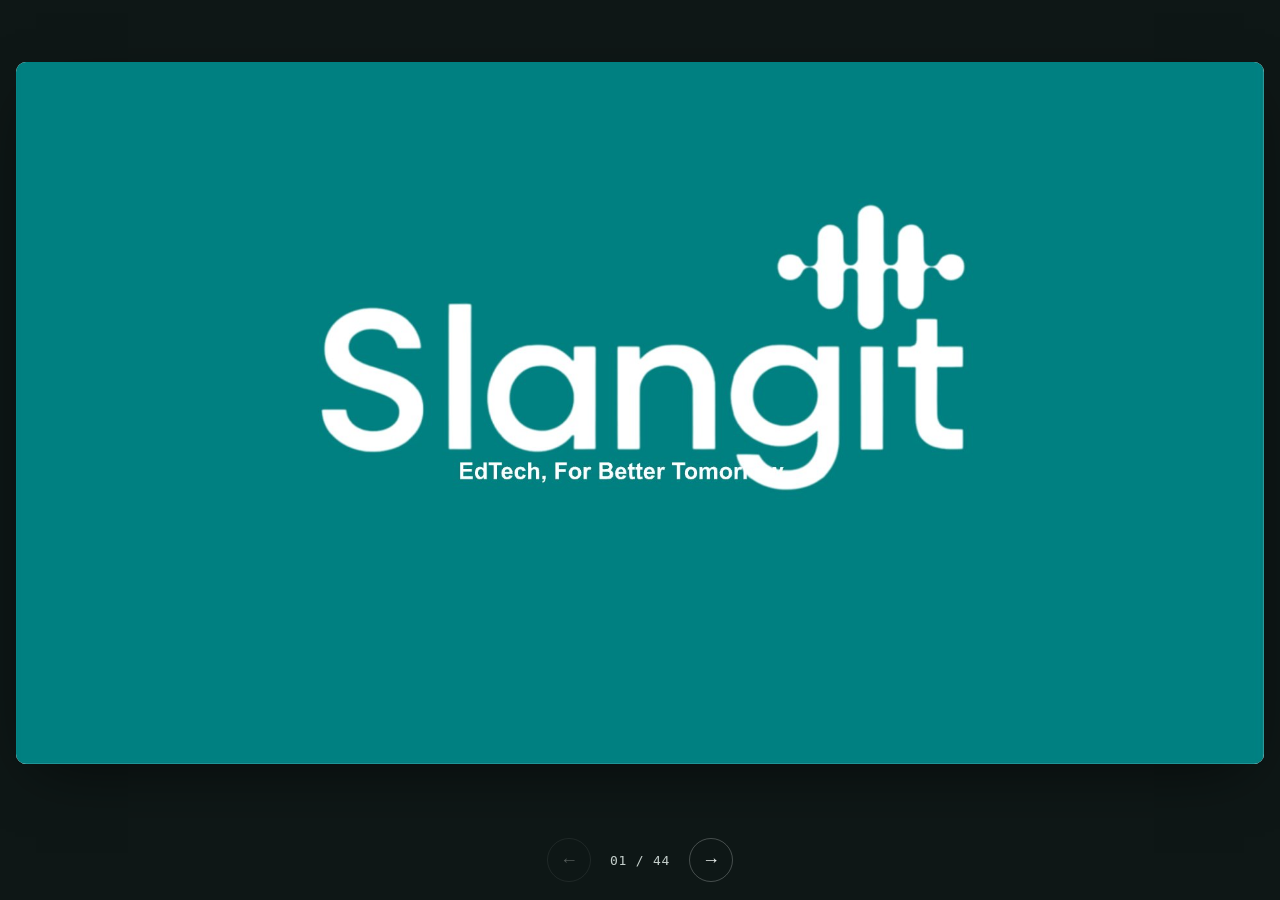
<file: samples/deck-02.html>
<!doctype html>
<html lang="en">
<head>
<meta charset="utf-8">
<meta name="viewport" content="width=device-width, initial-scale=1">
<title>Ideation & Identifying a Problem · Grade 12 deck</title>
<style>
  *{box-sizing:border-box;margin:0}
  html,body{height:100%;background:#0E1716;color:#EEF3F1;font-family:system-ui,sans-serif}
  body{display:flex;flex-direction:column}
  .stage{flex:1;display:grid;place-items:center;padding:16px;min-height:0}
  .slide{width:min(100%,calc((100vh - 96px) * 16 / 9));aspect-ratio:720/405;background:#fff;border-radius:10px;overflow:hidden;box-shadow:0 20px 60px -20px rgba(0,0,0,.6)}
  .slide img{width:100%;height:100%;display:block}
  .bar{display:flex;align-items:center;justify-content:center;gap:14px;padding:12px 16px 18px;font:13px/1 ui-monospace,monospace;letter-spacing:.06em}
  button{width:44px;height:44px;border-radius:50%;border:1px solid rgba(238,243,241,.25);background:none;color:inherit;font-size:18px;cursor:pointer}
  button:disabled{opacity:.3;cursor:default}
  .count{min-width:70px;text-align:center;color:#C3CECA}
</style>
</head>
<body>
<div class="stage"><div class="slide"><img id="s" alt="Slide"></div></div>
<div class="bar"><button id="prev" aria-label="Previous slide">←</button><span class="count" id="n"></span><button id="next" aria-label="Next slide">→</button></div>
<script>
  // 44-slide Grade 12 deck, rendered from the original slides. Arrow keys, Home and End work too.
  const TOTAL = 44, obj = document.getElementById("s"), n = document.getElementById("n");
  let i = 1;
  const pad = (k) => String(k).padStart(2, "0");
  function show(k) {
    i = Math.min(TOTAL, Math.max(1, k));
    obj.src = `media/deck-02/${pad(i)}.jpg`; obj.alt = `Slide ${i} of ${TOTAL}`;
    n.textContent = `${pad(i)} / ${TOTAL}`;
    document.getElementById("prev").disabled = i === 1;
    document.getElementById("next").disabled = i === TOTAL;
    if (i < TOTAL) { const pre = new Image(); pre.src = `media/deck-02/${pad(i + 1)}.jpg`; }
  }
  document.getElementById("prev").onclick = () => show(i - 1);
  document.getElementById("next").onclick = () => show(i + 1);
  addEventListener("keydown", (e) => {
    if (e.key === "ArrowRight" || e.key === "PageDown") show(i + 1);
    if (e.key === "ArrowLeft" || e.key === "PageUp") show(i - 1);
    if (e.key === "Home") show(1);
    if (e.key === "End") show(TOTAL);
  });
  show(1);
</script>
</body>
</html>
</file>
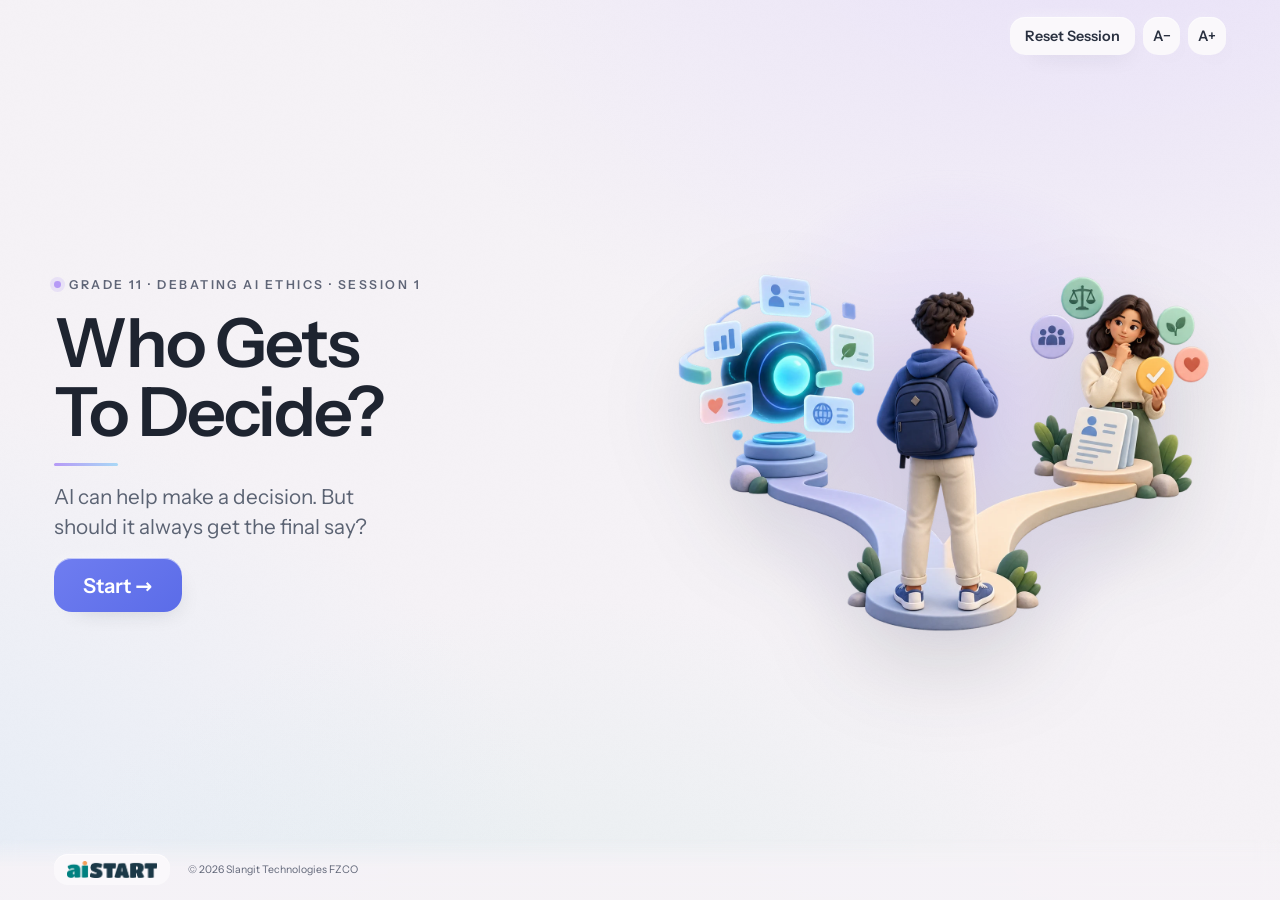
<file: samples/projects/k12/03.html>
<!DOCTYPE html>
<html lang="en">
<head>
<script src="../../assets/preview-session.js"></script>
<meta charset="UTF-8">
<meta name="viewport" content="width=device-width, initial-scale=1.0, viewport-fit=cover">
<title>Who Gets To Decide? · G11 · Debating AI Ethics · Session 1</title>
<link rel="icon" href="data:image/svg+xml,%3Csvg xmlns='http://www.w3.org/2000/svg' viewBox='0 0 32 32'%3E%3Ccircle cx='16' cy='16' r='15' fill='%23E8EEFB'/%3E%3Cpath d='M16 6v20M8 12h16' stroke='%235B6CE8' stroke-width='2.2' stroke-linecap='round'/%3E%3Ccircle cx='8' cy='19' r='4' fill='none' stroke='%235B6CE8' stroke-width='2'/%3E%3Ccircle cx='24' cy='19' r='4' fill='none' stroke='%2382CFC6' stroke-width='2'/%3E%3C/svg%3E">

<script>
(() => {
  const ASSET_URLS = {"assets/accountability.png":"assets/7527d684f7ee45ad7c5bca1a.webp","assets/aistart-logo.png":"assets/b58472f5ad534bdba750eac6.webp","assets/argument-chain-world.png":"assets/7d9b46dd4a0ead95e61bad56.webp","assets/capability-ai.png":"assets/f5861eb659275985a814951e.webp","assets/case-exam-proctor.png":"assets/9dacf942d85bcbe079c6118a.webp","assets/case-facial-access.png":"assets/56aa981614e697ea6be3ee2e.webp","assets/case-hiring-screener.png":"assets/10f7394e3ab5bd707e1c15c9.webp","assets/case-opened-badge.png":"assets/06e975cdbc3011ef95fce9f8.webp","assets/case-recommendation-feed.png":"assets/124d8c529326a0e5f5051424.webp","assets/case-student-chatbot.png":"assets/426df021282417c9a39ff4da.webp","assets/claim.png":"assets/eeb4b2190f4f9254fa586f46.webp","assets/council-case-open.png":"assets/a08b5c2bd59ad2ab7dcb6775.webp","assets/cover-who-decides.png":"assets/3997b0b8ecd966eab7503b1f.webp","assets/data.png":"assets/831460947f455217996061e4.webp","assets/debate-challenge.png":"assets/ec01c8c55eba513f16fda231.webp","assets/debate-defend.png":"assets/eddd357722892aee91f87266.webp","assets/ethics-council-team.png":"assets/29483d6be6f4363fbac818ac.webp","assets/evidence.png":"assets/f1bf913fe8059f2cea09e23e.webp","assets/fairness.png":"assets/7723c96953190f7bd84d4613.webp","assets/fonts/instrument-sans-latin-400-normal.woff2":"assets/9a91efaa3599a6ef01b2f49e.woff2","assets/fonts/instrument-sans-latin-500-normal.woff2":"assets/9d3547da16d950d12a677c77.woff2","assets/fonts/instrument-sans-latin-600-normal.woff2":"assets/efb770916eda95a0e31d80cc.woff2","assets/fonts/instrument-sans-latin-700-normal.woff2":"assets/bcf650536cae57403741af19.woff2","assets/fonts/ofl.txt":"assets/c27a3c53c3beed7f5c26853a.bin","assets/human-control.png":"assets/7033cc3ef6db6e76c3e61d61.webp","assets/human-decision.png":"assets/cbc8c520c91bb31fd1735bdc.webp","assets/opportunity.png":"assets/fa01e4bd4f603dc4a04fa8a3.webp","assets/people.png":"assets/8ae0839ee5046a3dff3fba95.webp","assets/privacy.png":"assets/ac4d54232ccb7e884c59dc0f.webp","assets/reasoning.png":"assets/fe09ca86c009a00f473e6de0.webp","assets/safety.png":"assets/65c4afa9c6cb84fcd02aa382.webp","assets/scholarship-decision-world.png":"assets/53fad3c97a35b1a406555c52.webp","assets/stakeholder-world.png":"assets/32bb1752ea70ea9f7f370d9d.webp","assets/transparency.png":"assets/07a3ae95156b5de91c82e55f.webp","assets/vid1.mp4":"assets/51982636ac917d83100282d3.mp4","assets/vid2.mp4":"assets/8e148443c4293cb8ca1ddcb3.mp4","assets/vid3.mp4":"assets/e7e2eb1bbe35aaa9f1959e1b.mp4","assets/vo1.mp3":"assets/420f1c680e800252a8893797.mp3","assets/vo2.mp3":"assets/7c2623559954771790db4bd3.mp3","assets/vo3.mp3":"assets/f8da74194f52d7b0e2c0c238.mp3","assets/vo4.mp3":"assets/247e1c0f6961ecca9a1a003f.mp3","assets/vo5.mp3":"assets/709eb89e38f7e1c3d0b0b6e4.mp3","assets/vo6.mp3":"assets/ae0d6dd04d277393751c26cc.mp3"};
  window.assetUrl = path => ASSET_URLS[path] || path;

  const cssSource = "/* ============================================================================\n   WHO GETS TO DECIDE?\n   Grade 11 \u00b7 Debating AI Ethics \u00b7 Session 1\n   Style: SOFT EDITORIAL NEO-NEUMORPHIC STUDIO\n   ============================================================================ */\n\n/* ------------------------------------------------------------ 0. FONTS */\n@font-face{font-family:'Instrument Sans';font-style:normal;font-weight:400;font-display:swap;\n  src:url('assets/fonts/instrument-sans-latin-400-normal.woff2') format('woff2')}\n@font-face{font-family:'Instrument Sans';font-style:normal;font-weight:500;font-display:swap;\n  src:url('assets/fonts/instrument-sans-latin-500-normal.woff2') format('woff2')}\n@font-face{font-family:'Instrument Sans';font-style:normal;font-weight:600;font-display:swap;\n  src:url('assets/fonts/instrument-sans-latin-600-normal.woff2') format('woff2')}\n@font-face{font-family:'Instrument Sans';font-style:normal;font-weight:700;font-display:swap;\n  src:url('assets/fonts/instrument-sans-latin-700-normal.woff2') format('woff2')}\n\n/* ---------------------------------------------------------------- 1. TOKENS */\n:root{\n  --bg:#F5F2F6;\n  --surface:#FAF8FB;\n\n  --ink:#1E2430;\n  --ink-2:#2A3140;\n  --ink-soft:#5B6373;\n  --ink-faint:#5F6577;\n\n  --lav:#B69AF6;\n  --sky:#A9D8F6;\n  --teal:#8FD9CE;\n  --blush:#F2C7D8;\n  --electric:#5B6CE8;\n  --electric-text:#3947B8;\n\n  --line:rgba(30,36,48,.09);\n\n  --r-lg:32px;\n  --r-md:25px;\n  --r-sm:20px;\n  --r-xs:18px;\n\n  --raise:\n    14px 18px 40px -22px rgba(30,36,48,.26),\n    -10px -12px 30px -18px rgba(255,255,255,.95),\n    inset 0 1px 0 rgba(255,255,255,.72);\n  --raise-sm:\n    8px 11px 24px -16px rgba(30,36,48,.24),\n    -6px -8px 18px -14px rgba(255,255,255,.9),\n    inset 0 1px 0 rgba(255,255,255,.6);\n  --raise-lift:\n    20px 28px 58px -26px rgba(30,36,48,.30),\n    -12px -14px 34px -18px rgba(255,255,255,.95),\n    inset 0 1px 0 rgba(255,255,255,.75);\n  --raise-drag:\n    26px 34px 64px -24px rgba(30,36,48,.36),\n    -12px -14px 34px -18px rgba(255,255,255,.95),\n    inset 0 1px 0 rgba(255,255,255,.8);\n  --press:\n    inset 5px 6px 14px -8px rgba(30,36,48,.24),\n    inset -4px -5px 12px -8px rgba(255,255,255,.9);\n\n  /* motion */\n  --t-micro:180ms;\n  --t-hover:260ms;\n  --t-in:340ms;      /* entering */\n  --t-out:240ms;     /* leaving  */\n  --t-slide:400ms;   /* carousel */\n  --e-out:cubic-bezier(.22,.75,.28,1);\n  --e-io:cubic-bezier(.45,.02,.24,1);\n\n  --fs:1;\n  --safe-x:clamp(40px,4.2vw,70px);\n  --pad-top:clamp(56px,7vh,80px);\n  --bar-h:clamp(56px,6.8vh,68px);\n  --pad-bot:calc(var(--bar-h) + clamp(8px,1.4vh,18px));\n}\n\n*{box-sizing:border-box;margin:0;padding:0}\nhtml,body{height:100%;overflow:hidden}\n@supports (height:100dvh){html,body{height:100dvh}}\nhtml{-webkit-text-size-adjust:100%}\nbody{\n  font-family:'Instrument Sans',system-ui,-apple-system,'Segoe UI',Arial,sans-serif;\n  color:var(--ink);background:var(--bg);\n  -webkit-font-smoothing:antialiased;text-rendering:optimizeLegibility;\n  font-feature-settings:\"kern\" 1,\"liga\" 1;\n}\nbutton,input,textarea,select{font-family:inherit;color:inherit}\nimg{-webkit-user-drag:none;user-select:none;display:block}\n[hidden]{display:none !important}\n::selection{background:rgba(91,108,232,.24)}\nbody.dragging{user-select:none;-webkit-user-select:none;cursor:grabbing}\n\n/* ------------------------------------------------------- 2. AMBIENT GROUND */\n#ground{\n  position:fixed;inset:0;z-index:0;pointer-events:none;\n  background:\n    radial-gradient(1300px 900px at 88% -14%, rgba(201,183,255,.30), transparent 60%),\n    radial-gradient(1100px 900px at -8% 106%, rgba(169,216,246,.24), transparent 62%),\n    radial-gradient(900px 700px at 44% 116%, rgba(143,217,206,.16), transparent 64%),\n    var(--bg);\n  transition:filter 700ms var(--e-io);\n}\n#ground::after{\n  content:\"\";position:absolute;inset:0;opacity:.5;mix-blend-mode:multiply;\n  background-image:url(\"data:image/svg+xml;utf8,<svg xmlns='http://www.w3.org/2000/svg' width='180' height='180'><filter id='g'><feTurbulence type='fractalNoise' baseFrequency='0.9' numOctaves='2' stitchTiles='stitch'/><feColorMatrix type='saturate' values='0'/></filter><rect width='100%25' height='100%25' filter='url(%23g)' opacity='0.028'/></svg>\");\n}\nbody.cinema #ground{filter:saturate(.93) brightness(.93)}\n\n/* ------------------------------------------------------------ 3. APP SHELL */\n#app{position:fixed;inset:0;z-index:1}\n\n/* Scene cross-fade. Both scenes stay mounted for the whole transition and only\n   transform + opacity animate. Nothing is display:none while an exit is running. */\n.scene{\n  position:absolute;inset:0;\n  display:none;flex-direction:column;\n  padding:var(--pad-top) var(--safe-x) var(--pad-bot);\n  opacity:1;transform:none;\n}\n.scene.active{display:flex}\n.scene.tx{will-change:transform,opacity}\n.scene.enter-f{opacity:0;transform:translate3d(26px,0,0)}\n.scene.enter-b{opacity:0;transform:translate3d(-26px,0,0)}\n.scene.settle{\n  opacity:1;transform:none;\n  transition:opacity var(--t-in) var(--e-out),transform calc(var(--t-in) + 60ms) var(--e-out);\n}\n.scene.leave-f,.scene.leave-b{\n  pointer-events:none;\n  transition:opacity var(--t-out) var(--e-io),transform var(--t-out) var(--e-io);\n}\n.scene.leave-f{opacity:0;transform:translate3d(-20px,0,0)}\n.scene.leave-b{opacity:0;transform:translate3d(20px,0,0)}\n\n/* ------------------------------------------------- 4. PERSISTENT UI CHROME */\n#utility{\n  position:fixed;top:clamp(13px,1.9vh,21px);right:var(--safe-x);z-index:40;\n  display:flex;align-items:center;gap:8px;\n}\n.chaptrack{display:flex;gap:5px;align-items:center;margin-right:2px}\n.chaptrack i{\n  width:26px;height:5px;border-radius:3px;background:rgba(30,36,48,.13);display:block;\n  transform-origin:center;\n  transition:background 360ms var(--e-io),transform 360ms var(--e-out);\n}\n.chaptrack i.on{background:linear-gradient(90deg,var(--lav),var(--sky));transform:scaleX(1.18)}\n.chaptrack i.done{background:rgba(91,108,232,.42)}\n.chaplabel{\n  font-size:calc(clamp(11px,.88vw,13.5px) * var(--fs));\n  font-weight:600;letter-spacing:.14em;text-transform:uppercase;color:var(--ink-faint);\n  margin-right:clamp(4px,.8vw,12px);white-space:nowrap;\n  transition:opacity 260ms var(--e-io);\n}\n#railbar{\n  position:fixed;left:0;right:0;bottom:0;height:var(--bar-h);z-index:38;\n  display:flex;align-items:center;justify-content:space-between;\n  padding:0 var(--safe-x);\n  background:linear-gradient(180deg,rgba(245,242,246,0),rgba(245,242,246,.93) 46%);\n  backdrop-filter:blur(10px);-webkit-backdrop-filter:blur(10px);\n}\n.rail-l{display:flex;align-items:center;gap:clamp(10px,1.4vw,20px);min-width:0}\n.rail-r{display:flex;align-items:center;gap:clamp(8px,1vw,14px);\n  transition:opacity 300ms var(--e-out),transform 300ms var(--e-out)}\nbody.cover-mode .rail-r{opacity:0;transform:translate3d(0,6px,0);pointer-events:none}\nbody.cover-mode #utility .chaptrack,body.cover-mode #utility .chaplabel{opacity:0}\n.logobox{background:var(--surface);border-radius:14px;padding:7px 13px;display:flex;align-items:center;box-shadow:var(--raise-sm)}\n.logobox img{height:clamp(15px,1.9vh,20px);width:auto}\n.copy{font-size:calc(clamp(10px,.82vw,12px) * var(--fs));color:var(--ink-faint);white-space:nowrap}\n.casetag{\n  display:inline-flex;align-items:center;gap:.5em;background:var(--surface);\n  border-radius:999px;box-shadow:var(--raise-sm);padding:.34em .9em;max-width:34vw;\n  font-size:calc(clamp(11px,.9vw,13.5px) * var(--fs));\n  animation:tagIn 340ms var(--e-out) both;\n}\n@keyframes tagIn{from{opacity:0;transform:translate3d(0,6px,0) scale(.95)}to{opacity:1;transform:none}}\n.casetag .ct-k{font-weight:600;letter-spacing:.15em;text-transform:uppercase;color:var(--ink-faint)}\n.casetag .ct-v{font-weight:600;color:var(--ink-2);white-space:nowrap;overflow:hidden;text-overflow:ellipsis}\n.casetag .ct-verdict{font-weight:600;color:var(--electric-text);white-space:nowrap}\n.casetag .ct-verdict::before{content:\"\u00b7\";margin-right:.45em;color:var(--ink-faint)}\n.count{\n  font-size:calc(clamp(14px,1.18vw,16.5px) * var(--fs));\n  color:var(--ink-soft);font-weight:600;letter-spacing:.09em;\n  min-width:5.4em;text-align:center;font-variant-numeric:tabular-nums;\n}\n.ubtn{\n  border:0;cursor:pointer;background:var(--surface);color:var(--ink-2);\n  border-radius:15px;font-weight:600;\n  font-size:calc(clamp(13.5px,1.12vw,16px) * var(--fs));\n  height:clamp(34px,4.2vh,40px);padding:0 clamp(11px,1.15vw,15px);\n  box-shadow:var(--raise-sm);\n  transition:transform var(--t-micro) var(--e-out),box-shadow var(--t-hover) var(--e-out),color var(--t-micro);\n}\n.ubtn.sq{width:clamp(34px,4.2vh,40px);padding:0;display:grid;place-items:center}\n.ubtn:hover{transform:translate3d(0,-1px,0);box-shadow:var(--raise);color:var(--electric)}\n.ubtn:active{transform:translate3d(0,1px,0);box-shadow:var(--press)}\n.navbtn{\n  border:0;cursor:pointer;background:var(--surface);color:var(--ink-2);\n  border-radius:17px;font-weight:600;\n  font-size:calc(clamp(17px,1.4vw,20.5px) * var(--fs));\n  height:clamp(40px,4.9vh,48px);padding:0 clamp(15px,1.6vw,23px);\n  box-shadow:var(--raise-sm);\n  display:inline-flex;align-items:center;gap:9px;white-space:nowrap;\n  transition:transform var(--t-micro) var(--e-out),box-shadow var(--t-hover) var(--e-out),\n             background var(--t-hover),color var(--t-hover),opacity var(--t-hover);\n}\n.navbtn:hover:not(:disabled){transform:translate3d(0,-1.5px,0);box-shadow:var(--raise-lift)}\n.navbtn:active:not(:disabled){transform:translate3d(0,1px,0);box-shadow:var(--press)}\n.navbtn:disabled{opacity:.3;cursor:not-allowed;box-shadow:var(--raise-sm)}\n.navbtn.go{background:var(--ink-2);color:#F7F5FA}\n.navbtn.go:hover:not(:disabled){background:var(--ink)}\nbody.busy .navbtn{pointer-events:none}\n#progress{\n  position:fixed;left:0;top:0;height:3px;width:100%;z-index:41;border-radius:0 3px 3px 0;\n  background:linear-gradient(90deg,var(--lav),var(--sky));\n  transform:scaleX(0);transform-origin:left center;\n  transition:transform 420ms var(--e-io);\n}\n:focus-visible{outline:3px solid var(--electric);outline-offset:3px;border-radius:8px}\n\n/* ------------------------------------------------------- 5. TYPOGRAPHY KIT */\n.eyebrow{\n  align-self:flex-start;\n  font-size:calc(clamp(12px,.96vw,15px) * var(--fs));\n  font-weight:600;letter-spacing:.2em;text-transform:uppercase;color:var(--ink-faint);\n  display:inline-flex;align-items:center;gap:.7em;\n}\n.eyebrow .dot{width:.56em;height:.56em;border-radius:50%;background:var(--lav);box-shadow:0 0 0 4px rgba(182,154,246,.2)}\n.eyebrow.accent{color:var(--electric-text)}\n.eyebrow.accent .dot{background:var(--electric);box-shadow:0 0 0 4px rgba(91,108,232,.18)}\n.head.center .eyebrow{align-self:center}\n\n.cover-title{\n  font-size:calc(clamp(44px,5.3vw,80px) * var(--fs));\n  font-weight:600;line-height:1.02;letter-spacing:-.031em;color:var(--ink);text-wrap:balance;\n}\n.statement{\n  font-size:calc(clamp(32px,3.9vw,58px) * var(--fs));\n  font-weight:600;line-height:1.07;letter-spacing:-.027em;color:var(--ink);text-wrap:balance;\n}\n.title{\n  font-size:calc(clamp(29px,3.1vw,50px) * var(--fs));\n  font-weight:600;line-height:1.07;letter-spacing:-.024em;color:var(--ink);text-wrap:balance;\n}\n.title.sm{font-size:calc(clamp(27px,2.78vw,43px) * var(--fs))}\n.title.xs{font-size:calc(clamp(24px,2.32vw,35px) * var(--fs))}\n.chead{font-size:calc(clamp(21px,1.94vw,32px) * var(--fs));font-weight:600;line-height:1.14;letter-spacing:-.014em;color:var(--ink)}\n.lede{\n  font-size:calc(clamp(19px,1.58vw,26px) * var(--fs));\n  font-weight:400;line-height:1.44;color:var(--ink-soft);max-width:22em;text-wrap:pretty;\n}\n.lede.wide{max-width:28em}\n.head.center .lede{margin-inline:auto;text-align:center}\n.label{font-size:calc(clamp(11.5px,.92vw,14.5px) * var(--fs));font-weight:600;letter-spacing:.16em;text-transform:uppercase;color:var(--ink-faint)}\n\n.teacher{\n  position:relative;padding-left:1.15em;\n  font-size:calc(clamp(19px,1.55vw,25px) * var(--fs));\n  line-height:1.44;color:var(--ink-soft);max-width:21em;text-wrap:pretty;\n}\n.teacher.wide{max-width:27em}\n.teacher::before{content:\"\";position:absolute;left:0;top:.3em;bottom:.3em;width:3px;border-radius:3px;\n  background:linear-gradient(180deg,var(--lav),var(--sky))}\n.teacher.center-t{margin-inline:auto}\n.hint-sm{\n  font-size:calc(clamp(15px,1.2vw,19px) * var(--fs));\n  line-height:1.4;color:var(--ink-faint);max-width:36em;\n}\n.hint-sm b{color:var(--ink-soft);font-weight:600}\n.hint-sm.center{margin-inline:auto;text-align:center}\n.head.center .hint-sm{margin-inline:auto;text-align:center}\n\n.bridge{font-size:calc(clamp(19px,1.66vw,26px) * var(--fs));color:var(--ink-2);font-weight:500;line-height:1.34}\n.bridge b{color:var(--ink);font-weight:700}\n\n/* ---------------------------------------------------------- 6. LAYOUT KITS */\n.head{flex:0 0 auto;display:flex;flex-direction:column;gap:clamp(8px,1.2vh,15px);max-width:min(1120px,94vw)}\n.head.center{align-items:center;text-align:center;margin:0 auto;max-width:min(980px,88vw)}\n.head.tight{gap:clamp(5px,.8vh,10px)}\n.body-area{flex:1 1 auto;min-height:0;display:flex;position:relative}\n.foot{\n  flex:0 0 auto;position:relative;padding-top:clamp(8px,1.2vh,15px);\n  min-height:clamp(50px,7vh,70px);display:flex;align-items:center;gap:clamp(12px,1.5vw,24px);\n}\n.foot.center-foot{justify-content:center}\n\n.split{\n  flex:1 1 auto;min-height:0;display:grid;\n  grid-template-columns:minmax(0,44fr) minmax(0,54fr);\n  grid-template-rows:minmax(0,1fr);\n  gap:clamp(24px,3.2vw,56px);align-items:center;\n}\n.split.flip{grid-template-columns:minmax(0,54fr) minmax(0,44fr)}\n.split.wide-vis{grid-template-columns:minmax(0,46fr) minmax(0,50fr)}\n.col{display:flex;flex-direction:column;gap:clamp(11px,1.7vh,22px);min-width:0}\n.row{display:flex;align-items:center;gap:clamp(10px,1.2vw,18px);flex-wrap:wrap}\n.row.nowrap{flex-wrap:nowrap}\n.row.center-row{justify-content:center}\n.stagecol{\n  display:flex;flex-direction:column;align-items:center;justify-content:center;\n  gap:clamp(12px,1.9vh,26px);width:100%;height:100%;min-height:0;\n}\n\n/* ---------------------------------------------------------- 7. FIGURE KITS */\n.figure{position:relative;display:flex;align-items:center;justify-content:center;min-height:0;height:100%;align-self:stretch}\n.figure img{\n  max-height:min(54vh,100%);max-width:100%;width:auto;height:auto;object-fit:contain;\n  filter:drop-shadow(0 34px 46px rgba(30,36,48,.16));\n}\n.figure img.tall{max-height:min(58vh,100%)}\n.figure img.mid{max-height:min(44vh,100%)}\n.pool{\n  position:absolute;inset:auto;height:min(72%,520px);width:auto;aspect-ratio:1;border-radius:50%;\n  pointer-events:none;\n  background:radial-gradient(circle,rgba(201,183,255,.42),rgba(201,183,255,0) 66%);\n  filter:blur(6px);z-index:-1;\n}\n.pool.sky{background:radial-gradient(circle,rgba(169,216,246,.46),rgba(169,216,246,0) 66%)}\n.pool.mint{background:radial-gradient(circle,rgba(143,217,206,.44),rgba(143,217,206,0) 66%)}\n.pool.blush{background:radial-gradient(circle,rgba(242,199,216,.42),rgba(242,199,216,0) 66%)}\n\n@keyframes drift{0%{transform:translate3d(0,0,0)}50%{transform:translate3d(0,-4.5px,0)}100%{transform:translate3d(0,0,0)}}\n.float{animation:drift 7.5s var(--e-io) infinite}\n.float.slow{animation-duration:9.5s}\n\n/* --------------------------------------------------------- 8. SOFT BOARDS */\n.board{\n  background:linear-gradient(148deg,#FCFAFD 0%,#F4F1F7 58%,#EFEBF3 100%);\n  border-radius:var(--r-lg);box-shadow:var(--raise);\n  padding:clamp(20px,2.7vh,36px) clamp(22px,2.5vw,42px);\n  position:relative;\n}\n.board.md{border-radius:var(--r-md);padding:clamp(16px,2.1vh,26px) clamp(18px,1.9vw,30px)}\n.board.sm{border-radius:var(--r-sm);padding:clamp(12px,1.6vh,20px) clamp(14px,1.5vw,22px)}\n.board .tab{\n  position:absolute;top:calc(-1 * clamp(11px,1.4vh,15px));left:clamp(22px,2.5vw,42px);\n  background:var(--surface);box-shadow:var(--raise-sm);border-radius:999px;padding:.42em 1.05em;\n  font-size:calc(clamp(11px,.9vw,13.5px) * var(--fs));\n  font-weight:600;letter-spacing:.15em;text-transform:uppercase;color:var(--ink-soft);white-space:nowrap;\n}\n\n.chip{\n  align-self:flex-start;display:inline-flex;align-items:center;gap:.55em;\n  background:var(--surface);border-radius:999px;box-shadow:var(--raise-sm);padding:.5em 1em;\n  font-size:calc(clamp(13px,1.05vw,16px) * var(--fs));\n  font-weight:600;color:var(--ink-2);letter-spacing:.02em;white-space:nowrap;\n}\n.chip .tick{color:#2E9E6B;font-weight:700}\n.chip.done{background:linear-gradient(150deg,#F0FAF4,#E4F4EB)}\n.chip.mark{background:linear-gradient(150deg,#EFF1FE,#E4E8FD);color:var(--ink)}\n\n.btn{\n  border:0;cursor:pointer;border-radius:var(--r-xs);\n  background:var(--surface);color:var(--ink-2);font-weight:600;\n  font-size:calc(clamp(18px,1.42vw,22px) * var(--fs));\n  padding:clamp(10px,1.35vh,15px) clamp(19px,1.9vw,29px);\n  box-shadow:var(--raise-sm);\n  display:inline-flex;align-items:center;gap:.6em;white-space:nowrap;\n  transition:transform var(--t-micro) var(--e-out),box-shadow var(--t-hover) var(--e-out),\n             background var(--t-hover),color var(--t-hover),opacity var(--t-hover);\n}\n.btn:hover:not(:disabled){transform:translate3d(0,-2px,0) scale(1.012);box-shadow:var(--raise-lift)}\n.btn:active:not(:disabled){transform:translate3d(0,1px,0) scale(.995);box-shadow:var(--press)}\n.btn:disabled{opacity:.42;cursor:not-allowed}\n.btn.primary{background:linear-gradient(140deg,#6F7DF0,#5B6CE8);color:#fff}\n.btn.primary:hover:not(:disabled){background:linear-gradient(140deg,#7C89F4,#6470EC)}\n.btn.ghost{background:transparent;box-shadow:none;color:var(--ink-soft)}\n.btn.ghost:hover{box-shadow:var(--raise-sm);background:var(--surface)}\n.btn.lg{font-size:calc(clamp(19.5px,1.6vw,24px) * var(--fs));padding:clamp(12px,1.6vh,18px) clamp(24px,2.3vw,36px)}\n.btn.sm{font-size:calc(clamp(15.5px,1.2vw,18px) * var(--fs));padding:.6em 1.1em;border-radius:14px}\n\n.field{\n  width:100%;border:0;border-radius:var(--r-xs);\n  background:linear-gradient(150deg,#F1EDF4,#F8F6FA);box-shadow:var(--press);\n  padding:clamp(11px,1.4vh,16px) clamp(14px,1.4vw,19px);\n  font-size:calc(clamp(18px,1.46vw,23px) * var(--fs));\n  color:var(--ink);line-height:1.4;\n  transition:box-shadow var(--t-hover) var(--e-out);\n}\n.field::placeholder{color:var(--ink-faint)}\n.field:focus{outline:none;box-shadow:var(--press),0 0 0 2.5px rgba(91,108,232,.34)}\n.field.big{font-size:calc(clamp(19px,1.62vw,26px) * var(--fs))}\ntextarea.field{resize:none;font-family:inherit}\n\n/* ------------------------------------------------- 9. REVEAL / MOTION KIT */\n.r{opacity:0;transform:translate3d(0,14px,0);\n  transition:opacity var(--t-in) var(--e-out),transform var(--t-in) var(--e-out)}\n.r.x{transform:translate3d(-18px,0,0)}\n.r.xr{transform:translate3d(18px,0,0)}\n.r.pop{transform:translate3d(0,12px,0) scale(.97)}\n.r.hero{transition-duration:460ms;transform:translate3d(22px,0,0) scale(.99)}\n.r.in{opacity:1;transform:none}\n\n/* internal layer swap: parent stays mounted, layers cross-fade in place */\n.swap{position:relative;width:100%;height:100%;min-height:0;flex:1 1 auto}\n.swap > .layer{\n  position:absolute;inset:0;display:flex;align-items:stretch;justify-content:center;\n  opacity:0;transform:translate3d(0,0,0) scale(.985);pointer-events:none;visibility:hidden;\n  transition:opacity var(--t-out) var(--e-io),transform var(--t-out) var(--e-io),visibility 0s linear var(--t-out);\n}\n.swap > .layer.on{\n  opacity:1;transform:none;pointer-events:auto;visibility:visible;\n  transition:opacity var(--t-in) var(--e-out),transform var(--t-in) var(--e-out),visibility 0s;\n}\n\n@media(prefers-reduced-motion:reduce){\n  *,*::before,*::after{animation-duration:.01ms !important;animation-iteration-count:1 !important;transition-duration:.01ms !important}\n  .r{opacity:1 !important;transform:none !important}\n  .float{animation:none}\n  .badge-rays.on{animation:none}\n  .scene.enter-f,.scene.enter-b{opacity:1;transform:none}\n}\n\n/* ======================================================= 10. BRIDGE GATE */\n.bridge-board{\n  position:fixed;left:50%;bottom:calc(var(--bar-h) + clamp(20px,3.2vh,36px));z-index:50;\n  display:inline-flex;align-items:center;gap:.75em;\n  max-width:min(720px,86vw);\n  background:linear-gradient(150deg,#FCFAFD,#F1EDF6);\n  border-radius:var(--r-md);box-shadow:var(--raise-lift);\n  padding:clamp(17px,2.3vh,27px) clamp(23px,2.5vw,37px);\n  opacity:0;pointer-events:none;visibility:hidden;\n  transform:translate3d(-50%,18px,0) scale(.94);\n  transition:opacity var(--t-out) var(--e-io),transform var(--t-out) var(--e-io),visibility 0s linear var(--t-out);\n}\n.bridge-board.shown{\n  opacity:1;visibility:visible;pointer-events:auto;\n  transform:translate3d(-50%,0,0) scale(1);\n  transition:opacity var(--t-in) var(--e-out),transform 380ms var(--e-out),visibility 0s;\n}\n.bridge-board .arrow{flex:0 0 auto;font-size:1.4em;color:var(--electric);line-height:1}\n#app::after{\n  content:\"\";position:fixed;inset:0;z-index:46;pointer-events:none;opacity:0;\n  background:linear-gradient(180deg, rgba(28,22,46,.04) 0%, rgba(28,22,46,.07) 55%, rgba(28,22,46,.22) 100%);\n  transition:opacity 320ms var(--e-io);\n}\nbody.bridging #app::after{opacity:1}\n.scene.active{transition:filter 320ms var(--e-io)}\nbody.bridging .scene.active{filter:saturate(.9)}\n\n.burst-stage{position:absolute;inset:0;overflow:visible;pointer-events:none;z-index:5}\n.burst-particle{\n  position:absolute;left:50%;top:50%;\n  font-size:17px;line-height:1;opacity:1;animation:burstfly 760ms var(--e-out) forwards;\n}\n@keyframes burstfly{\n  0%{transform:translate3d(-50%,-50%,0) scale(.4) rotate(0);opacity:1}\n  100%{transform:translate3d(calc(-50% + var(--bx)),calc(-50% + var(--by)),0) scale(1) rotate(var(--br));opacity:0}\n}\n\n/* ============================================ 11. BIG REVEAL (shared kit) */\n.big-reveal{\n  position:relative;text-align:center;\n  background:linear-gradient(150deg,#FCFAFD 0%,#F1F1FC 55%,#E9EBFB 100%);\n  border-radius:var(--r-lg);box-shadow:var(--raise-lift);\n  padding:clamp(15px,2.2vh,28px) clamp(22px,2.8vw,44px);\n  display:flex;flex-direction:column;align-items:center;gap:clamp(5px,.9vh,11px);\n  opacity:0;transform:translate3d(0,10px,0) scale(.95);pointer-events:none;\n  transition:opacity var(--t-in) var(--e-out),transform 420ms var(--e-out);\n}\n.big-reveal.on{opacity:1;transform:none;pointer-events:auto}\n.big-reveal .br-line{\n  font-size:calc(clamp(19px,1.9vw,29px) * var(--fs));font-weight:600;line-height:1.22;\n  letter-spacing:-.014em;color:var(--ink);max-width:26em;\n}\n.big-reveal .br-sub{font-size:calc(clamp(15px,1.28vw,20px) * var(--fs));color:var(--ink-soft);line-height:1.4;max-width:32em}\n.big-reveal.sm{border-radius:var(--r-md);padding:clamp(11px,1.6vh,20px) clamp(16px,2vw,30px)}\n.big-reveal.sm .br-line{font-size:calc(clamp(17px,1.52vw,23px) * var(--fs))}\n.foot > .big-reveal{margin-inline:auto;max-width:min(960px,88vw)}\n\n/* \u2550\u2550\u2550\u2550\u2550\u2550\u2550\u2550\u2550\u2550\u2550\u2550\u2550\u2550\u2550\u2550\u2550\u2550\u2550\u2550\u2550\u2550\u2550\u2550\u2550\u2550\u2550\u2550\u2550\u2550\u2550\u2550\u2550\u2550\u2550\u2550\u2550\u2550\u2550\u2550\u2550\u2550\u2550\u2550\u2550\u2550\u2550\u2550\u2550\u2550\u2550 SCENE 1 \u00b7 COVER \u2550\u2550\u2550\u2550 */\n#s1{justify-content:center}\n.cover-split{align-items:center;grid-template-columns:minmax(0,48fr) minmax(0,48fr)}\n.cover-meta{display:flex;flex-direction:column;gap:clamp(12px,1.8vh,21px)}\n.cover-sub{font-size:calc(clamp(19px,1.62vw,28px) * var(--fs));line-height:1.45;color:var(--ink-soft);max-width:22em;text-wrap:balance}\n.cover-rule{display:block;width:64px;height:3px;border-radius:3px;background:linear-gradient(90deg,var(--lav),var(--sky))}\n\n/* \u2550\u2550\u2550\u2550\u2550\u2550\u2550\u2550\u2550\u2550\u2550\u2550\u2550\u2550\u2550\u2550\u2550\u2550\u2550\u2550\u2550\u2550\u2550\u2550\u2550\u2550\u2550\u2550\u2550\u2550\u2550\u2550\u2550\u2550\u2550\u2550\u2550\u2550\u2550 SCENE 2 \u00b7 WHO'S HERE \u2550\u2550\u2550\u2550\u2550\u2550\u2550\u2550\u2550\u2550 */\n#s2 .split{align-items:center}\n.login{display:flex;flex-direction:column;gap:clamp(13px,1.9vh,22px)}\n.login .field{flex:1 1 auto;min-width:0}\n/* the space is reserved, so only opacity + transform animate */\n.welcome{\n  display:flex;flex-direction:column;gap:.45em;\n  opacity:0;transform:translate3d(0,10px,0);\n  transition:opacity var(--t-in) var(--e-out),transform var(--t-in) var(--e-out);\n}\n.welcome.on{opacity:1;transform:none}\n.welcome .hi{\n  font-size:calc(clamp(21px,1.8vw,29px) * var(--fs));font-weight:600;color:var(--ink);\n  display:flex;align-items:center;gap:.55em;min-height:1.5em;\n}\n.welcome .ok{\n  width:1.5em;height:1.5em;border-radius:50%;flex:0 0 auto;display:grid;place-items:center;\n  background:linear-gradient(140deg,#CFF0DF,#B4E6CD);color:#1F6B4A;font-size:.72em;font-weight:700;\n}\n.welcome .ln{font-size:calc(clamp(18px,1.5vw,24px) * var(--fs));line-height:1.42;color:var(--ink-soft);max-width:24em;padding-left:2.05em}\n.welcome .ln b{color:var(--ink-2);font-weight:600}\n.welcome .ln.sm{font-size:calc(clamp(15px,1.2vw,19px) * var(--fs));color:var(--ink-faint)}\n.council-col{justify-content:center}\n.council-col .figure{height:100%;flex:1 1 auto}\n\n/* \u2550\u2550\u2550\u2550\u2550\u2550\u2550\u2550\u2550\u2550\u2550\u2550\u2550\u2550\u2550\u2550\u2550\u2550\u2550\u2550\u2550\u2550\u2550\u2550\u2550\u2550\u2550\u2550\u2550\u2550\u2550\u2550\u2550\u2550\u2550\u2550\u2550\u2550\u2550\u2550\u2550\u2550\u2550\u2550\u2550 SCENE 3 \u00b7 OBJECTIVES \u2550\u2550\u2550\u2550 */\n.obj-grid{\n  flex:1 1 auto;min-height:0;display:grid;grid-template-columns:repeat(3,minmax(0,1fr));\n  gap:clamp(14px,1.7vw,26px);align-items:stretch;align-content:center;\n}\n.board.obj{\n  display:flex;flex-direction:column;align-items:flex-start;gap:clamp(6px,1vh,12px);\n  padding:clamp(18px,2.5vh,32px) clamp(18px,1.9vw,30px);\n  max-height:100%;\n}\n.obj-img{width:clamp(58px,7.6vh,100px);height:clamp(58px,7.6vh,100px);display:block;flex:0 0 auto}\n.obj-img img{width:100%;height:100%;object-fit:contain;filter:drop-shadow(0 12px 16px rgba(30,36,48,.14))}\n.obj-verb{\n  font-size:calc(clamp(20px,1.94vw,30px) * var(--fs));font-weight:700;\n  letter-spacing:.11em;text-transform:uppercase;color:var(--electric);line-height:1.05;\n}\n.obj-txt{font-size:calc(clamp(16.5px,1.38vw,21.5px) * var(--fs));line-height:1.36;color:var(--ink-2)}\n.journey{display:flex;align-items:center;gap:clamp(7px,1vw,15px);flex-wrap:wrap;justify-content:center}\n.jstep{\n  display:inline-flex;align-items:center;gap:.6em;background:var(--surface);\n  border-radius:999px;box-shadow:var(--raise-sm);padding:.5em 1.05em;\n  font-size:calc(clamp(14px,1.14vw,17.5px) * var(--fs));font-weight:600;color:var(--ink-2);\n  letter-spacing:.03em;white-space:nowrap;\n}\n.jstep i{\n  width:1.55em;height:1.55em;border-radius:50%;display:grid;place-items:center;font-style:normal;\n  background:linear-gradient(140deg,#E7EAFD,#D9DEFB);color:var(--electric);font-size:.82em;font-weight:700;\n}\n.jarrow{color:var(--ink-faint);font-size:calc(clamp(15px,1.2vw,19px) * var(--fs))}\n\n/* \u2550\u2550\u2550\u2550\u2550\u2550\u2550\u2550\u2550\u2550\u2550\u2550\u2550\u2550\u2550\u2550\u2550\u2550\u2550\u2550\u2550\u2550\u2550\u2550\u2550\u2550\u2550\u2550\u2550\u2550\u2550\u2550\u2550\u2550\u2550\u2550\u2550\u2550\u2550\u2550\u2550\u2550 CHAPTER TITLE SCENES \u2550\u2550\u2550\u2550\u2550\u2550\u2550 */\n.scene.chapter{justify-content:center}\n.chap-split{align-items:center}\n.chap-meta{display:flex;flex-direction:column;gap:clamp(11px,1.7vh,20px)}\n.chap-num{\n  font-size:calc(clamp(13px,1.06vw,16.5px) * var(--fs));font-weight:700;\n  letter-spacing:.28em;text-transform:uppercase;color:var(--electric-text);\n  display:inline-flex;align-items:center;gap:.7em;align-self:flex-start;\n}\n.chap-num::before{content:\"\";width:34px;height:3px;border-radius:3px;background:linear-gradient(90deg,var(--lav),var(--sky))}\n.foot.launch-foot{flex-direction:column;gap:clamp(9px,1.4vh,18px);min-height:auto}\n.board.driving{text-align:center;max-width:min(900px,90vw);padding:clamp(12px,1.7vh,22px) clamp(20px,2.2vw,36px)}\n.board.driving .label{display:block}\n.drive-q{\n  font-size:calc(clamp(18px,1.62vw,26px) * var(--fs));font-weight:600;line-height:1.26;\n  letter-spacing:-.012em;color:var(--ink);text-wrap:balance;margin-top:.28em;\n}\n.track5{display:grid;grid-template-columns:repeat(5,minmax(0,1fr));gap:clamp(8px,1.1vw,18px);\n  align-items:stretch;position:relative;width:min(1160px,94vw)}\n.track5::before{\n  content:\"\";position:absolute;left:6%;right:6%;top:50%;height:3px;border-radius:3px;\n  background:linear-gradient(90deg,rgba(182,154,246,.5),rgba(169,216,246,.5));z-index:0;\n}\n.t5{\n  position:relative;z-index:1;\n  background:linear-gradient(148deg,#FCFAFD 0%,#F4F1F7 58%,#EFEBF3 100%);\n  border-radius:var(--r-sm);box-shadow:var(--raise-sm);\n  padding:clamp(9px,1.3vh,16px) clamp(10px,1.1vw,16px);\n  display:flex;flex-direction:column;gap:.14em;text-align:center;align-items:center;\n}\n.t5-n{font-size:calc(clamp(11px,.9vw,13.5px) * var(--fs));font-weight:700;letter-spacing:.18em;text-transform:uppercase;color:var(--ink-faint)}\n.t5-t{font-size:calc(clamp(14px,1.18vw,18px) * var(--fs));font-weight:600;color:var(--ink-2);line-height:1.22}\n.t5.final{background:linear-gradient(148deg,#FCFBFF 0%,#F0F1FC 55%,#E7EAFA 100%);box-shadow:var(--raise)}\n.t5.final .t5-n{color:var(--electric-text)}\n\n/* \u2550\u2550\u2550\u2550\u2550\u2550\u2550\u2550\u2550\u2550\u2550\u2550\u2550\u2550\u2550\u2550\u2550\u2550\u2550\u2550\u2550\u2550\u2550\u2550\u2550\u2550\u2550\u2550\u2550\u2550\u2550\u2550\u2550\u2550\u2550 SCENE 5 \u00b7 THE STORY CAROUSEL \u2550\u2550\u2550\u2550\u2550\u2550 */\n#s5{padding-left:clamp(20px,2.2vw,36px);padding-right:clamp(20px,2.2vw,36px)}\n.carousel{flex:1 1 auto;min-height:0;position:relative;display:flex;flex-direction:column;\n  padding:0 clamp(44px,4.6vw,74px)}\n.cviewport{flex:1 1 auto;min-height:0;overflow:hidden;position:relative}\n.ctrack{display:flex;height:100%;width:100%;transition:transform var(--t-slide) var(--e-io)}\n.cslide{\n  flex:0 0 100%;width:100%;height:100%;min-height:0;\n  display:flex;flex-direction:column;justify-content:center;gap:clamp(10px,1.6vh,22px);\n}\n.imagine-split{align-items:center}\n.imagine-split .col{gap:clamp(10px,1.6vh,20px)}\n.cslide .figure img{max-height:min(52vh,100%)}\n\n.vsplit{\n  flex:1 1 auto;min-height:0;display:grid;\n  grid-template-columns:minmax(0,60fr) minmax(0,38fr);\n  gap:clamp(20px,2.6vw,44px);align-items:center;\n}\n.vframe{\n  position:relative;width:100%;aspect-ratio:16/9;max-height:min(56vh,100%);\n  border-radius:clamp(20px,2vw,30px);overflow:hidden;justify-self:center;\n  background:#E9E5EE;\n  box-shadow:\n    0 34px 60px -28px rgba(30,36,48,.42),\n    0 0 0 1px rgba(255,255,255,.7),\n    0 0 0 clamp(7px,.85vw,12px) rgba(250,248,251,.92),\n    0 0 0 calc(clamp(7px,.85vw,12px) + 1px) rgba(30,36,48,.07);\n}\n.vframe video{width:100%;height:100%;object-fit:cover;display:block}\n.vgloss{\n  position:absolute;inset:0;pointer-events:none;border-radius:inherit;\n  background:linear-gradient(180deg,rgba(255,255,255,.26),rgba(255,255,255,0) 22%),\n             radial-gradient(120% 60% at 50% -20%, rgba(255,255,255,.3), transparent 60%);\n}\n.vhold{\n  position:absolute;inset:0;pointer-events:none;border-radius:inherit;opacity:0;\n  background:linear-gradient(180deg,rgba(20,24,36,.14),rgba(20,24,36,.4));\n  transition:opacity 320ms var(--e-io);\n}\n.vframe.held .vhold{opacity:1}\n.vcol{gap:clamp(9px,1.4vh,18px)}\n.chipwrap{display:flex;flex-direction:column;align-items:flex-start;gap:clamp(7px,.9vh,11px)}\n.vline{opacity:0;transform:translate3d(0,10px,0);transition:opacity var(--t-in) var(--e-out),transform var(--t-in) var(--e-out)}\n.vline.in{opacity:1;transform:none}\n.vline.l1{font-size:calc(clamp(18px,1.5vw,24px) * var(--fs));color:var(--ink-soft);line-height:1.4}\n.quoteline{\n  font-size:calc(clamp(18px,1.55vw,25px) * var(--fs));line-height:1.36;color:var(--ink-2);\n  font-style:italic;padding:clamp(12px,1.6vh,18px) clamp(15px,1.6vw,22px);\n  background:linear-gradient(150deg,#FCFAFD,#F1EDF6);border-radius:var(--r-sm);box-shadow:var(--raise-sm);\n}\n.quoteline::before{content:\"\u201c\"}\n.quoteline::after{content:\"\u201d\"}\n.resultstack{display:flex;flex-direction:column;gap:clamp(9px,1.3vh,16px);align-items:flex-start;width:100%}\n.verdict-stamp{\n  display:inline-flex;flex-direction:column;gap:.12em;align-items:flex-start;\n  padding:clamp(11px,1.5vh,17px) clamp(17px,1.8vw,26px);border-radius:var(--r-sm);\n  background:linear-gradient(150deg,#FDF2F3,#F8E4E7);box-shadow:var(--raise-sm);\n  opacity:0;transform:scale(.88) rotate(-2.5deg);\n  transition:opacity var(--t-in) var(--e-out),transform 420ms var(--e-out);\n}\n.verdict-stamp.in{opacity:1;transform:none}\n.verdict-stamp .vs-k{font-size:calc(clamp(11px,.9vw,13.5px) * var(--fs));font-weight:700;letter-spacing:.2em;text-transform:uppercase;color:#B4626E}\n.verdict-stamp .vs-v{font-size:calc(clamp(24px,2.15vw,34px) * var(--fs));font-weight:700;letter-spacing:-.02em;color:#8E3D4B;text-transform:uppercase}\n#s3hint{transition:opacity var(--t-out) var(--e-io)}\n\n.posgrid{\n  flex:0 1 auto;min-height:0;display:grid;grid-template-columns:repeat(2,minmax(0,1fr));\n  grid-template-rows:repeat(2,minmax(0,1fr));\n  gap:clamp(12px,1.6vw,26px);align-items:stretch;align-content:center;justify-content:center;\n  width:min(760px,86vw);margin:0 auto;\n}\n.posboard{\n  position:relative;border:0;cursor:pointer;text-align:center;\n  background:linear-gradient(148deg,#FCFAFD 0%,#F4F1F7 58%,#EFEBF3 100%);\n  border-radius:var(--r-md);box-shadow:var(--raise-sm);\n  padding:clamp(14px,2vh,22px) clamp(14px,1.6vw,24px);\n  display:flex;flex-direction:row;align-items:center;justify-content:flex-start;\n  gap:clamp(12px,1.6vw,20px);max-height:100%;\n  transition:transform var(--t-hover) var(--e-out),box-shadow var(--t-hover) var(--e-out),opacity var(--t-hover) var(--e-io);\n}\n.pos-img{width:clamp(52px,7vh,80px);height:clamp(52px,7vh,80px);display:block;flex:0 0 auto}\n.pos-img img{width:100%;height:100%;object-fit:contain;\n  filter:drop-shadow(0 14px 18px rgba(30,36,48,.15));\n  transition:transform var(--t-hover) var(--e-out)}\n.pos-txt{\n  flex:1 1 auto;min-width:0;text-align:left;padding-right:1.8em;\n  font-size:calc(clamp(16px,1.36vw,21px) * var(--fs));font-weight:600;line-height:1.28;color:var(--ink-2);text-wrap:balance;\n}\n.pos-check{\n  position:absolute;top:clamp(9px,1.2vh,14px);right:clamp(9px,1vw,14px);\n  width:1.7em;height:1.7em;border-radius:50%;display:grid;place-items:center;\n  background:linear-gradient(140deg,#CFF0DF,#B4E6CD);color:#1F6B4A;font-weight:700;\n  font-size:calc(clamp(13px,1.05vw,16px) * var(--fs));\n  opacity:0;transform:scale(.5);transition:opacity var(--t-micro) var(--e-out),transform 300ms var(--e-out);\n}\n.posboard:hover{transform:translate3d(0,-3px,0) scale(1.012);box-shadow:var(--raise-lift)}\n.posboard:hover .pos-img img{transform:translate3d(0,-3px,0) scale(1.03)}\n.posboard.sel{\n  box-shadow:var(--raise-lift),0 0 0 3px rgba(91,108,232,.5);transform:translate3d(0,-5px,0) scale(1.025);\n  background:linear-gradient(148deg,#FCFBFF 0%,#F1F2FE 60%,#E9ECFD 100%);\n}\n.posboard.sel .pos-txt{color:var(--ink)}\n.posboard.sel .pos-check{opacity:1;transform:none}\n.posgrid.chosen .posboard:not(.sel){opacity:.55}\n.posfeedback{\n  min-height:clamp(56px,7.6vh,78px);display:flex;align-items:center;justify-content:center;text-align:center;\n  margin:clamp(12px,1.8vh,20px) auto 0;max-width:min(760px,86vw);\n  border-radius:var(--r-sm);padding:clamp(11px,1.5vh,17px) clamp(18px,1.9vw,28px);\n  background:rgba(255,255,255,.6);box-shadow:var(--press);\n  font-size:calc(clamp(15.5px,1.28vw,20px) * var(--fs));line-height:1.36;color:var(--ink-2);\n  opacity:0;transform:translate3d(0,6px,0);transition:opacity var(--t-in) var(--e-out),transform var(--t-in) var(--e-out);\n}\n.posfeedback.in{opacity:1;transform:none}\n\n.carr{\n  position:absolute;top:47%;transform:translate3d(0,-50%,0);z-index:6;\n  width:clamp(40px,4.2vw,54px);height:clamp(40px,4.2vw,54px);border-radius:50%;border:0;cursor:pointer;\n  background:var(--surface);box-shadow:var(--raise-sm);color:var(--ink-2);\n  font-size:clamp(22px,2.2vw,30px);line-height:1;display:grid;place-items:center;padding-bottom:.12em;\n  transition:transform var(--t-micro) var(--e-out),box-shadow var(--t-hover) var(--e-out),opacity var(--t-hover),color var(--t-hover);\n}\n.carr:hover:not(:disabled){box-shadow:var(--raise-lift);transform:translate3d(0,-50%,0) scale(1.07);color:var(--electric)}\n.carr:active:not(:disabled){transform:translate3d(0,-50%,0) scale(.96)}\n.carr:disabled{opacity:.26;cursor:not-allowed}\n.carr.prev{left:0}\n.carr.next{right:0}\n.cbar{\n  flex:0 0 auto;display:flex;align-items:center;justify-content:center;\n  gap:clamp(10px,1.4vw,20px);padding-top:clamp(8px,1.2vh,15px);\n}\n.cdots{display:flex;gap:9px;align-items:center}\n.cdots i{width:9px;height:9px;border-radius:50%;background:rgba(30,36,48,.16);display:block;\n  transition:background 300ms var(--e-io),transform 300ms var(--e-out)}\n.cdots i.on{background:var(--electric);transform:scale(1.22);box-shadow:0 0 0 4px rgba(91,108,232,.16)}\n.cdots i.seen{background:rgba(91,108,232,.4)}\n.ccount{font-size:calc(clamp(13px,1.05vw,16px) * var(--fs));font-weight:600;color:var(--ink-faint);\n  letter-spacing:.1em;font-variant-numeric:tabular-nums}\n.vobtn{\n  border:0;cursor:pointer;background:var(--surface);color:var(--ink-soft);\n  border-radius:999px;box-shadow:var(--raise-sm);padding:.42em 1em;\n  font-size:calc(clamp(12.5px,1vw,15px) * var(--fs));font-weight:600;\n  transition:transform var(--t-micro) var(--e-out),box-shadow var(--t-hover),color var(--t-hover);\n}\n.vobtn:hover{box-shadow:var(--raise);color:var(--electric);transform:translate3d(0,-1px,0)}\n\n/* \u2550\u2550\u2550\u2550\u2550\u2550\u2550\u2550\u2550\u2550\u2550\u2550\u2550\u2550\u2550\u2550\u2550\u2550\u2550\u2550\u2550\u2550\u2550\u2550\u2550\u2550\u2550\u2550\u2550\u2550\u2550\u2550\u2550\u2550\u2550\u2550\u2550\u2550 SCENE 6 \u00b7 CAN IT / SHOULD IT \u2550\u2550\u2550 */\n.cmp{\n  flex:1 1 auto;min-height:0;display:grid;\n  grid-template-columns:minmax(0,1fr) auto minmax(0,1fr);\n  grid-template-rows:minmax(0,1fr);\n  gap:clamp(12px,1.6vw,26px);align-items:stretch;width:min(1220px,96vw);\n}\n.cmp-side{\n  display:flex;flex-direction:column;justify-content:center;gap:clamp(10px,1.7vh,22px);\n  padding:clamp(15px,2.2vh,30px) clamp(17px,1.8vw,30px);max-height:100%;min-height:0;\n}\n.cmp-side[data-side=\"should\"]{background:linear-gradient(148deg,#FCFBFF 0%,#F2F1FA 58%,#ECEDF7 100%)}\n.cmp-head{display:flex;align-items:center;gap:clamp(11px,1.3vw,20px)}\n.cmp-img{width:clamp(62px,9vh,124px);height:clamp(62px,9vh,124px);flex:0 0 auto}\n.cmp-img img{width:100%;height:100%;object-fit:contain;filter:drop-shadow(0 12px 16px rgba(30,36,48,.14))}\n.cmp-titles{min-width:0;display:flex;flex-direction:column;gap:.16em}\n.cmp-sub{font-size:calc(clamp(15px,1.2vw,19px) * var(--fs));line-height:1.34;color:var(--ink-soft)}\n.cmp-vs{\n  align-self:center;display:grid;place-items:center;\n  width:clamp(38px,3.6vw,54px);height:clamp(38px,3.6vw,54px);border-radius:50%;\n  background:var(--surface);box-shadow:var(--raise-sm);\n  font-size:calc(clamp(13px,1.06vw,16px) * var(--fs));color:var(--ink-faint);letter-spacing:.04em;\n}\n.pointrow{display:flex;gap:clamp(7px,.9vw,13px);flex-wrap:wrap}\n.pointbtn{\n  border:0;cursor:pointer;background:var(--surface);color:var(--ink-2);\n  border-radius:999px;box-shadow:var(--raise-sm);padding:.55em 1.15em;\n  font-size:calc(clamp(14px,1.18vw,18px) * var(--fs));font-weight:700;\n  letter-spacing:.1em;text-transform:uppercase;\n  transition:transform var(--t-micro) var(--e-out),box-shadow var(--t-hover) var(--e-out),\n             background var(--t-hover),color var(--t-hover);\n}\n.pointbtn:hover{transform:translate3d(0,-2px,0);box-shadow:var(--raise);color:var(--electric)}\n.pointbtn.on{background:linear-gradient(140deg,#6F7DF0,#5B6CE8);color:#fff;box-shadow:var(--raise)}\n.exslot{\n  flex:0 0 auto;min-height:clamp(78px,11vh,132px);display:flex;align-items:center;\n  border-radius:var(--r-sm);background:rgba(255,255,255,.6);box-shadow:var(--press);\n  padding:clamp(10px,1.3vh,16px) clamp(13px,1.4vw,20px);\n}\n.exline{\n  font-size:calc(clamp(16px,1.34vw,21px) * var(--fs));line-height:1.34;color:var(--ink-2);\n  opacity:0;transform:translate3d(0,6px,0);transition:opacity var(--t-out) var(--e-out),transform var(--t-out) var(--e-out);\n}\n.exline.in{opacity:1;transform:none}\n.exslot .exline.muted{color:var(--ink-faint);font-size:calc(clamp(14.5px,1.18vw,18px) * var(--fs))}\n\n/* --- the practice half of the same idea --- */\n.sortstage{\n  flex:1 1 auto;min-height:0;width:min(1160px,94vw);\n  display:grid;grid-template-columns:repeat(2,minmax(0,1fr));grid-template-rows:minmax(0,1fr);\n  gap:clamp(16px,2vw,34px);align-items:stretch;\n}\n.dropzone{\n  position:relative;overflow:hidden;border-radius:var(--r-lg);\n  background:linear-gradient(148deg,#FCFAFD 0%,#F4F1F7 58%,#EFEBF3 100%);\n  box-shadow:var(--raise);padding:clamp(13px,1.8vh,22px) clamp(15px,1.6vw,26px);\n  display:flex;flex-direction:column;gap:clamp(6px,.9vh,11px);cursor:default;border:0;text-align:left;\n  transition:box-shadow var(--t-hover) var(--e-out),transform var(--t-hover) var(--e-out),background var(--t-hover) var(--e-io);\n}\n.dropzone[data-zone=\"should\"]{background:linear-gradient(148deg,#FCFBFF 0%,#F2F1FA 58%,#ECEDF7 100%)}\n.dz-wm{\n  position:absolute;right:clamp(8px,1.4vw,22px);bottom:clamp(8px,1.4vh,20px);\n  width:clamp(96px,13vw,190px);height:auto;\n  opacity:.17;pointer-events:none;object-fit:contain;\n}\n.dz-title{font-size:calc(clamp(19px,1.7vw,27px) * var(--fs));font-weight:600;letter-spacing:-.014em;color:var(--ink);position:relative}\n.dz-sub{font-size:calc(clamp(11.5px,.94vw,14px) * var(--fs));font-weight:700;letter-spacing:.2em;text-transform:uppercase;color:var(--ink-faint);position:relative}\n.dz-slots{position:relative;flex:1 1 auto;min-height:0;display:flex;flex-direction:column;gap:clamp(6px,.85vh,10px);justify-content:center}\n.dropzone.hot{\n  transform:translate3d(0,-3px,0);\n  box-shadow:var(--raise-lift),0 0 0 3px rgba(91,108,232,.4),0 0 34px -6px rgba(91,108,232,.34);\n  background:linear-gradient(148deg,#FCFBFF 0%,#F1F2FE 60%,#E9ECFD 100%);\n}\n/* tap-to-place: while a card is held, every zone reads as a live target */\n.armed .dropzone{box-shadow:var(--raise),0 0 0 2px rgba(91,108,232,.22);cursor:pointer}\n.armed .dropzone:hover{transform:translate3d(0,-2px,0);box-shadow:var(--raise-lift),0 0 0 3px rgba(91,108,232,.34)}\n.dropzone.done{box-shadow:var(--raise),0 0 0 2.5px rgba(46,158,107,.34)}\n\n.tray{\n  display:flex;gap:clamp(8px,1vw,14px);flex-wrap:wrap;justify-content:center;align-items:stretch;\n  min-width:0;flex:0 0 auto;width:min(1160px,94vw);\n}\n.scard{\n  border:0;cursor:grab;text-align:left;touch-action:none;user-select:none;-webkit-user-select:none;\n  display:flex;align-items:center;\n  background:var(--surface);border-radius:var(--r-sm);box-shadow:var(--raise-sm);\n  padding:clamp(10px,1.35vh,16px) clamp(14px,1.4vw,21px);\n  font-size:calc(clamp(15px,1.24vw,19px) * var(--fs));font-weight:600;color:var(--ink-2);line-height:1.28;\n  max-width:clamp(200px,21vw,300px);\n  transition:transform 300ms var(--e-out),box-shadow 300ms var(--e-out),opacity 300ms var(--e-io);\n}\n.scard:hover{transform:translate3d(0,-2px,0) scale(1.015);box-shadow:var(--raise)}\n.scard.picked{box-shadow:var(--raise-lift),0 0 0 2.5px rgba(91,108,232,.42);transform:translate3d(0,-3px,0) scale(1.02)}\n.scard.dragging{\n  position:relative;z-index:60;cursor:grabbing;pointer-events:none;\n  box-shadow:var(--raise-drag);transition:box-shadow 160ms var(--e-out);\n}\n/* a card on its way into a zone is no longer a target for anything */\n.scard.leaving{pointer-events:none}\n.placed{\n  display:flex;align-items:center;gap:.6em;\n  background:rgba(255,255,255,.82);border-radius:var(--r-xs);box-shadow:var(--raise-sm);\n  padding:clamp(7px,1vh,11px) clamp(11px,1.15vw,16px);\n  font-size:calc(clamp(13.5px,1.12vw,17px) * var(--fs));font-weight:600;color:var(--ink-2);line-height:1.26;\n  animation:placeIn 360ms var(--e-out) both;\n}\n@keyframes placeIn{from{opacity:0;transform:translate3d(0,8px,0) scale(.95)}to{opacity:1;transform:none}}\n.placed .pk{color:#2E9E6B;font-weight:700;flex:0 0 auto}\n.sortnote{\n  text-align:center;min-height:1.5em;\n  font-size:calc(clamp(14px,1.15vw,17.5px) * var(--fs));color:var(--ink-soft);font-weight:500;\n  opacity:0;transform:translate3d(0,4px,0);transition:opacity var(--t-out) var(--e-out),transform var(--t-out) var(--e-out);\n}\n.sortnote.in{opacity:1;transform:none}\n.sortnote.good{color:#2E7D5B}\n\n/* \u2550\u2550\u2550\u2550\u2550\u2550\u2550\u2550\u2550\u2550\u2550\u2550\u2550\u2550\u2550\u2550\u2550\u2550\u2550\u2550\u2550\u2550\u2550\u2550\u2550\u2550\u2550\u2550\u2550\u2550\u2550\u2550\u2550\u2550\u2550\u2550\u2550\u2550\u2550 MINI CHECK SCENES \u2550\u2550\u2550\u2550\u2550\u2550\u2550\u2550\u2550\u2550\u2550\u2550 */\n.scene.check{align-items:center;justify-content:center}\n.checkboard{\n  width:min(940px,88vw);display:flex;flex-direction:column;gap:clamp(12px,1.8vh,22px);\n  padding:clamp(26px,3.6vh,46px) clamp(28px,3vw,52px);z-index:2;\n}\n.check-lede{font-size:calc(clamp(15px,1.24vw,19px) * var(--fs));color:var(--ink-faint);font-weight:600;letter-spacing:.03em}\n.check-q{margin-top:-.2em}\n.opts{display:flex;flex-direction:column;gap:clamp(8px,1.1vh,14px)}\n.opts.tf{flex-direction:row;gap:clamp(12px,1.5vw,24px)}\n.opt{\n  border:0;cursor:pointer;text-align:left;width:100%;\n  background:var(--surface);border-radius:var(--r-sm);box-shadow:var(--raise-sm);\n  padding:clamp(12px,1.6vh,19px) clamp(16px,1.7vw,26px);\n  font-size:calc(clamp(17px,1.42vw,22px) * var(--fs));font-weight:500;color:var(--ink-2);line-height:1.3;\n  display:flex;align-items:center;gap:.7em;\n  transition:transform var(--t-micro) var(--e-out),box-shadow var(--t-hover) var(--e-out),\n             background var(--t-hover) var(--e-io),color var(--t-hover),opacity var(--t-hover);\n}\n.opts.tf .opt{\n  flex:1 1 0;justify-content:center;text-align:center;\n  font-size:calc(clamp(20px,1.8vw,28px) * var(--fs));font-weight:700;letter-spacing:.1em;text-transform:uppercase;\n  padding:clamp(16px,2.2vh,26px) clamp(16px,1.7vw,26px);\n}\n.opt:hover:not(:disabled){transform:translate3d(0,-2px,0) scale(1.008);box-shadow:var(--raise)}\n.opt .oi{\n  width:1.5em;height:1.5em;border-radius:50%;flex:0 0 auto;display:none;place-items:center;\n  font-size:.72em;font-weight:700;\n}\n.opt.right{background:linear-gradient(150deg,#F0FAF4,#DFF3E9);color:#1F5C43;box-shadow:var(--raise),0 0 0 2.5px rgba(46,158,107,.34)}\n.opt.right .oi{display:grid;background:rgba(46,158,107,.2);color:#1F6B4A}\n.opt.wrong{background:linear-gradient(150deg,#FDF6EE,#F7EBDD);color:#7B5A34;box-shadow:var(--raise-sm)}\n.opt.wrong .oi{display:grid;background:rgba(196,140,63,.2);color:#8A6224}\n.opt.dim{opacity:.5}\n.opt:disabled{cursor:default}\n.fb{\n  min-height:clamp(58px,8vh,86px);display:flex;align-items:center;\n  border-radius:var(--r-sm);padding:clamp(11px,1.5vh,18px) clamp(15px,1.6vw,24px);\n  background:rgba(255,255,255,.55);box-shadow:var(--press);\n  font-size:calc(clamp(16px,1.34vw,21px) * var(--fs));line-height:1.34;color:var(--ink-2);\n  opacity:0;transform:translate3d(0,6px,0);transition:opacity var(--t-in) var(--e-out),transform var(--t-in) var(--e-out);\n}\n.fb.in{opacity:1;transform:none}\n.fb.good{background:linear-gradient(150deg,#F1FBF6,#E4F5EC);color:#1F5C43;box-shadow:var(--raise-sm)}\n.fb .rt{margin-left:auto;flex:0 0 auto}\n.check-deco{\n  position:absolute;right:clamp(10px,2.2vw,40px);bottom:clamp(10px,4vh,56px);\n  width:clamp(110px,15vw,220px);height:auto;opacity:.16;pointer-events:none;z-index:0;\n}\n\n/* \u2550\u2550\u2550\u2550\u2550\u2550\u2550\u2550\u2550\u2550\u2550\u2550\u2550\u2550\u2550\u2550\u2550\u2550\u2550\u2550\u2550\u2550\u2550\u2550\u2550\u2550\u2550\u2550\u2550\u2550\u2550\u2550\u2550\u2550\u2550 SCENE 9 \u00b7 ETHICS LENS \u2550\u2550\u2550\u2550\u2550\u2550\u2550\u2550\u2550\u2550\u2550\u2550 */\n.lensgrid{\n  flex:1 1 auto;min-height:0;display:grid;\n  grid-template-columns:repeat(3,minmax(0,1fr));grid-template-rows:repeat(2,minmax(0,1fr));\n  gap:clamp(11px,1.4vw,22px);align-content:center;\n}\n.lens{\n  position:relative;border:0;cursor:pointer;text-align:center;overflow:hidden;\n  background:linear-gradient(148deg,#FCFAFD 0%,#F4F1F7 58%,#EFEBF3 100%);\n  border-radius:var(--r-md);box-shadow:var(--raise-sm);\n  padding:clamp(11px,1.5vh,20px) clamp(11px,1.2vw,20px);\n  display:flex;flex-direction:column;align-items:center;justify-content:center;gap:clamp(4px,.7vh,9px);\n  min-height:0;\n  transition:transform var(--t-hover) var(--e-out),box-shadow var(--t-hover) var(--e-out),opacity var(--t-hover) var(--e-io);\n}\n.lens:not(.key){opacity:.68}\n.lens.key{box-shadow:var(--raise)}\n.lens-img{width:clamp(56px,10vh,124px);height:clamp(56px,10vh,124px);flex:0 0 auto}\n.lens-img img{width:100%;height:100%;object-fit:contain;filter:drop-shadow(0 12px 16px rgba(30,36,48,.14));transition:transform 360ms var(--e-out)}\n.lens-t{font-size:calc(clamp(15px,1.28vw,20px) * var(--fs));font-weight:700;letter-spacing:.12em;text-transform:uppercase;color:var(--ink)}\n.lens-q{\n  font-size:calc(clamp(14.5px,1.18vw,18.5px) * var(--fs));line-height:1.3;color:var(--ink-soft);\n  max-width:17em;opacity:0;transform:translate3d(0,6px,0);\n  transition:opacity var(--t-in) var(--e-out),transform var(--t-in) var(--e-out);\n}\n.lens:hover,.lens.open{opacity:1;transform:translate3d(0,-4px,0);box-shadow:var(--raise-lift)}\n.lens:hover .lens-q,.lens.open .lens-q,.lens:focus-visible .lens-q{opacity:1;transform:none}\n.lens:hover .lens-img img,.lens.open .lens-img img{transform:translate3d(0,-3px,0) scale(1.04)}\n.lens-flag{\n  position:absolute;top:clamp(7px,1vh,12px);right:clamp(7px,.9vw,12px);\n  font-size:calc(clamp(10px,.82vw,12.5px) * var(--fs));font-weight:700;letter-spacing:.16em;text-transform:uppercase;\n  color:var(--electric-text);background:rgba(91,108,232,.14);border-radius:999px;padding:.28em .72em;\n}\n\n/* \u2550\u2550\u2550\u2550\u2550\u2550\u2550\u2550\u2550\u2550\u2550\u2550\u2550\u2550\u2550\u2550\u2550\u2550\u2550\u2550\u2550\u2550\u2550\u2550\u2550\u2550\u2550\u2550\u2550\u2550\u2550\u2550\u2550\u2550\u2550 SCENE 10 \u00b7 STAKEHOLDERS \u2550\u2550\u2550\u2550\u2550\u2550\u2550\u2550\u2550\u2550 */\n.hotsplit{\n  flex:1 1 auto;min-height:0;display:grid;\n  grid-template-columns:minmax(0,58fr) minmax(0,36fr);\n  gap:clamp(16px,2.2vw,40px);align-items:center;\n}\n.hotstage{position:relative;height:100%;min-height:0;display:flex;align-items:center;justify-content:center}\n.hotwrap{\n  position:relative;height:100%;aspect-ratio:1448/1086;max-width:100%;\n  display:flex;align-items:center;justify-content:center;\n}\n.hotwrap > img{width:100%;height:100%;object-fit:contain;filter:drop-shadow(0 26px 38px rgba(30,36,48,.15))}\n.hot{\n  position:absolute;transform:translate3d(-50%,-50%,0);\n  width:clamp(78px,9.5vw,132px);aspect-ratio:1;border-radius:50%;\n  border:0;background:transparent;cursor:pointer;padding:0;z-index:3;\n  transition:transform 380ms var(--e-out);\n}\n.hot::before{\n  content:\"\";position:absolute;inset:-8%;border-radius:50%;\n  background:radial-gradient(circle,rgba(143,217,206,.85),rgba(143,217,206,0) 68%);\n  opacity:0;transition:opacity 420ms var(--e-io);\n}\n.hot::after{\n  content:\"\";position:absolute;inset:2%;border-radius:50%;\n  border:3px dashed rgba(255,255,255,.92);\n  filter:drop-shadow(0 1px 3px rgba(30,36,48,.45));\n  opacity:.9;transition:opacity 360ms var(--e-io),border-color 360ms,transform 420ms var(--e-out);\n}\n.hot:hover{transform:translate3d(-50%,-50%,0) scale(1.06)}\n.hot:hover::after{border-color:#fff}\n.hot.on::before{opacity:1}\n.hot.on::after{border-style:solid;border-color:rgba(91,108,232,.9);opacity:1;transform:scale(1.05);\n  filter:drop-shadow(0 0 6px rgba(255,255,255,.9))}\n.hot .tapdot{\n  position:absolute;left:50%;top:50%;transform:translate3d(-50%,-50%,0);\n  width:1.9em;height:1.9em;border-radius:50%;display:grid;place-items:center;\n  background:rgba(255,255,255,.94);box-shadow:var(--raise-sm);\n  font-size:calc(clamp(13px,1.06vw,16.5px) * var(--fs));font-weight:700;color:var(--electric-text);\n  transition:opacity 320ms var(--e-io),transform 380ms var(--e-out);\n}\n.hot.on .tapdot{opacity:0;transform:translate3d(-50%,-50%,0) scale(.6)}\n.hot .hl-label{\n  position:absolute;left:50%;bottom:-.3em;transform:translate3d(-50%,100%,0);white-space:nowrap;\n  font-size:calc(clamp(12px,1vw,15.5px) * var(--fs));font-weight:600;color:var(--ink-2);\n  padding:.32em .8em;border-radius:999px;background:var(--surface);box-shadow:var(--raise-sm);\n  opacity:0;transition:opacity 360ms var(--e-io),transform 400ms var(--e-out);\n}\n.hot.on .hl-label{opacity:1;transform:translate3d(-50%,100%,0) translateY(-5px)}\n.hotside{display:flex;flex-direction:column;gap:clamp(9px,1.4vh,18px);justify-content:center;min-width:0}\n.hotside .chip{align-self:flex-start}\n.hotdetail{min-height:clamp(120px,18vh,190px);display:flex;flex-direction:column;justify-content:center;gap:.4em}\n.hd-empty{font-size:calc(clamp(15px,1.24vw,19.5px) * var(--fs));color:var(--ink-faint);line-height:1.36}\n.hd-k{font-size:calc(clamp(11.5px,.94vw,14px) * var(--fs));font-weight:700;letter-spacing:.2em;text-transform:uppercase;color:var(--electric-text)}\n.hd-n{font-size:calc(clamp(20px,1.78vw,28px) * var(--fs));font-weight:600;letter-spacing:-.016em;color:var(--ink);line-height:1.1}\n.hd-t{font-size:calc(clamp(16px,1.34vw,21px) * var(--fs));line-height:1.36;color:var(--ink-2)}\n.hotdetail .hd-in{animation:hdIn 340ms var(--e-out) both}\n@keyframes hdIn{from{opacity:0;transform:translate3d(0,8px,0)}to{opacity:1;transform:none}}\n\n/* \u2550\u2550\u2550\u2550\u2550\u2550\u2550\u2550\u2550\u2550\u2550\u2550\u2550\u2550\u2550\u2550\u2550\u2550\u2550\u2550\u2550\u2550\u2550\u2550\u2550\u2550\u2550 SCENE 11 \u00b7 WHAT'S STILL MISSING \u2550\u2550\u2550\u2550\u2550\u2550\u2550\u2550\u2550\u2550 */\n.qwrap{flex:1 1 auto;min-height:0;display:flex;flex-direction:column;align-items:center;\n  justify-content:center;gap:clamp(10px,1.6vh,20px);width:100%;z-index:1}\n.qgrid{\n  display:grid;grid-template-columns:repeat(2,minmax(0,1fr));gap:clamp(9px,1.2vw,17px);\n  width:min(1080px,92vw);\n}\n.qopt{\n  border:0;cursor:pointer;text-align:left;\n  background:var(--surface);border-radius:var(--r-sm);box-shadow:var(--raise-sm);\n  padding:clamp(12px,1.6vh,20px) clamp(15px,1.6vw,24px);\n  font-size:calc(clamp(16px,1.34vw,21px) * var(--fs));font-weight:500;color:var(--ink-2);line-height:1.28;\n  display:flex;align-items:center;gap:.7em;\n  transition:transform var(--t-micro) var(--e-out),box-shadow var(--t-hover) var(--e-out),background var(--t-hover);\n}\n.qopt:hover{transform:translate3d(0,-2px,0) scale(1.008);box-shadow:var(--raise)}\n.qopt .qm{width:1.35em;height:1.35em;border-radius:7px;flex:0 0 auto;display:grid;place-items:center;\n  background:rgba(30,36,48,.07);color:transparent;font-size:.8em;font-weight:700;\n  transition:background 220ms,color 220ms,transform 220ms var(--e-out)}\n.qopt.on{background:linear-gradient(150deg,#EFF1FE,#E2E7FC);box-shadow:var(--raise)}\n.qopt.on .qm{background:linear-gradient(140deg,#6F7DF0,#5B6CE8);color:#fff;transform:scale(1.06)}\n.qopt.odd.on{background:linear-gradient(150deg,#FDF6EE,#F7EBDD)}\n.qopt.odd.on .qm{background:linear-gradient(140deg,#E0B071,#C9964F)}\n.qnote{\n  min-height:1.6em;text-align:center;\n  font-size:calc(clamp(15px,1.24vw,19px) * var(--fs));color:var(--ink-soft);\n  opacity:0;transform:translate3d(0,4px,0);transition:opacity var(--t-out) var(--e-out),transform var(--t-out) var(--e-out);\n}\n.qnote.in{opacity:1;transform:none}\n.q-deco{position:absolute;right:clamp(8px,1.6vw,28px);bottom:clamp(6px,2vh,34px);\n  width:clamp(100px,13vw,190px);height:auto;opacity:.15;pointer-events:none}\n\n/* \u2550\u2550\u2550\u2550\u2550\u2550\u2550\u2550\u2550\u2550\u2550\u2550\u2550\u2550\u2550\u2550\u2550\u2550\u2550\u2550\u2550\u2550\u2550\u2550\u2550\u2550\u2550\u2550\u2550\u2550\u2550\u2550\u2550\u2550\u2550 SCENE 14 \u00b7 ARGUMENT CHAIN \u2550\u2550\u2550\u2550\u2550\u2550\u2550\u2550 */\n.chain{\n  flex:1 1 auto;min-height:0;display:flex;align-items:stretch;justify-content:center;\n  gap:clamp(4px,.7vw,12px);align-self:center;width:100%;\n}\n.chainbox{\n  flex:1 1 0;min-width:0;max-width:clamp(280px,30vw,430px);\n  display:flex;flex-direction:column;align-items:flex-start;gap:clamp(6px,1.1vh,15px);\n  padding:clamp(18px,2.6vh,34px) clamp(17px,1.9vw,30px);\n  opacity:0;transform:translate3d(0,14px,0) scale(.98);\n  transition:opacity var(--t-in) var(--e-out),transform 420ms var(--e-out);\n  align-self:center;max-height:100%;\n}\n.chainbox.in{opacity:1;transform:none}\n.cb-img{width:clamp(62px,10vh,124px);height:clamp(62px,10vh,124px);flex:0 0 auto}\n.cb-img img{width:100%;height:100%;object-fit:contain;filter:drop-shadow(0 12px 16px rgba(30,36,48,.14))}\n.cb-k{font-size:calc(clamp(16px,1.42vw,22px) * var(--fs));font-weight:700;letter-spacing:.16em;text-transform:uppercase;color:var(--electric-text)}\n.cb-q{font-size:calc(clamp(16px,1.34vw,21px) * var(--fs));font-weight:600;color:var(--ink);line-height:1.26}\n.cb-ex{\n  font-size:calc(clamp(14.5px,1.2vw,18.5px) * var(--fs));line-height:1.32;color:var(--ink-soft);font-style:italic;\n  padding-top:clamp(5px,.8vh,10px);border-top:1px solid var(--line);width:100%;\n}\n.chainlink{\n  align-self:center;display:flex;align-items:center;justify-content:center;position:relative;\n  width:clamp(40px,4.6vw,72px);height:clamp(28px,3.4vh,40px);flex:0 0 auto;\n}\n.cl-arrow{width:100%;height:100%;overflow:visible;display:block}\n.cl-shaft{\n  fill:none;stroke:var(--electric);stroke-width:3;stroke-linecap:round;\n  stroke-dasharray:78;stroke-dashoffset:78;\n  transition:stroke-dashoffset 520ms var(--e-io);\n}\n.cl-head{\n  fill:none;stroke:var(--electric);stroke-width:3;stroke-linecap:round;stroke-linejoin:round;\n  opacity:0;transition:opacity 200ms var(--e-out);\n}\n.cl-dot{\n  fill:var(--electric-text);opacity:0;transform:translate3d(0,0,0);\n  transition:opacity 140ms var(--e-out);\n}\n.chainlink.in .cl-shaft{stroke-dashoffset:0}\n.chainlink.in .cl-head{opacity:1;transition-delay:500ms}\n.chainlink.in .cl-dot{opacity:1;animation:clTravel 560ms var(--e-io) forwards}\n@keyframes clTravel{from{transform:translate3d(0,0,0)}to{transform:translate3d(72px,0,0)}}\n\n/* \u2550\u2550\u2550\u2550\u2550\u2550\u2550\u2550\u2550\u2550\u2550\u2550\u2550\u2550\u2550\u2550\u2550\u2550\u2550\u2550\u2550\u2550\u2550\u2550\u2550\u2550\u2550\u2550\u2550\u2550\u2550\u2550\u2550\u2550\u2550 SCENE 15 \u00b7 DEBATE \u2550\u2550\u2550\u2550\u2550\u2550\u2550\u2550\u2550\u2550\u2550\u2550\u2550\u2550\u2550\u2550 */\n.motion{\n  font-size:calc(clamp(19px,1.68vw,27px) * var(--fs));font-weight:600;line-height:1.3;color:var(--ink-2);\n  background:linear-gradient(150deg,#FCFAFD,#F1EDF6);border-radius:var(--r-md);box-shadow:var(--raise-sm);\n  padding:clamp(12px,1.7vh,20px) clamp(18px,1.9vw,30px);max-width:min(880px,86vw);text-wrap:balance;\n}\n.sides{display:grid;grid-template-columns:repeat(2,minmax(0,1fr));gap:clamp(16px,2vw,34px);\n  width:min(880px,86vw);flex:0 1 auto;min-height:0}\n.sideboard{\n  border:0;cursor:pointer;text-align:center;\n  background:linear-gradient(148deg,#FCFAFD 0%,#F4F1F7 58%,#EFEBF3 100%);\n  border-radius:var(--r-lg);box-shadow:var(--raise);\n  padding:clamp(13px,1.9vh,24px) clamp(15px,1.7vw,28px);\n  display:flex;flex-direction:column;align-items:center;gap:clamp(5px,.9vh,12px);min-height:0;\n  transition:transform var(--t-hover) var(--e-out),box-shadow var(--t-hover) var(--e-out),opacity var(--t-hover) var(--e-io);\n}\n.sb-img{width:auto;height:clamp(96px,20vh,220px);display:block}\n.sb-img img{height:100%;width:auto;max-width:100%;object-fit:contain;filter:drop-shadow(0 18px 24px rgba(30,36,48,.17));\n  transition:transform 360ms var(--e-out)}\n.sb-k{font-size:calc(clamp(18px,1.6vw,25px) * var(--fs));font-weight:700;letter-spacing:.08em;text-transform:uppercase;color:var(--ink)}\n.sb-s{font-size:calc(clamp(14.5px,1.2vw,18.5px) * var(--fs));color:var(--ink-soft);line-height:1.32;max-width:20em}\n.sideboard:hover{transform:translate3d(0,-4px,0) scale(1.012);box-shadow:var(--raise-lift)}\n.sideboard:hover .sb-img img{transform:translate3d(0,-4px,0) scale(1.03)}\n.sideboard.sel{box-shadow:var(--raise-lift),0 0 0 2.5px rgba(91,108,232,.42);transform:translate3d(0,-4px,0)}\n\n.preprow{display:flex;align-items:center;gap:clamp(18px,2.4vw,44px);justify-content:center;flex-wrap:wrap}\n.timerwrap{position:relative;width:clamp(120px,18vh,180px);aspect-ratio:1;display:grid;place-items:center;flex:0 0 auto}\n.tring{position:absolute;inset:0;width:100%;height:100%;transform:rotate(-90deg)}\n.tring .tr-bg{fill:none;stroke:rgba(30,36,48,.09);stroke-width:8}\n.tring .tr-fg{\n  fill:none;stroke:var(--electric);stroke-width:8;stroke-linecap:round;\n  stroke-dasharray:326.7;stroke-dashoffset:0;transition:stroke-dashoffset 1s linear;\n}\n.tring.warn .tr-fg{stroke:#D08A4E}\n.tnum{\n  font-size:calc(clamp(30px,3.2vw,48px) * var(--fs));font-weight:700;letter-spacing:-.02em;\n  color:var(--ink);font-variant-numeric:tabular-nums;\n}\n.prompts{display:flex;flex-direction:column;gap:clamp(8px,1.1vh,14px);min-width:min(380px,44vw)}\n.board.prompt{display:flex;flex-direction:column;gap:.1em}\n.prompt .pk{font-size:calc(clamp(13px,1.1vw,17px) * var(--fs));font-weight:700;letter-spacing:.16em;text-transform:uppercase;color:var(--electric-text)}\n.prompt .pq{font-size:calc(clamp(16px,1.34vw,21px) * var(--fs));color:var(--ink-2);line-height:1.28}\n.challenge-q{max-width:min(1000px,88vw)}\n.results{display:grid;grid-template-columns:repeat(3,minmax(0,1fr));gap:clamp(12px,1.6vw,28px);width:min(1020px,90vw)}\n.resboard{\n  border:0;cursor:pointer;text-align:center;\n  background:linear-gradient(148deg,#FCFAFD 0%,#F4F1F7 58%,#EFEBF3 100%);\n  border-radius:var(--r-md);box-shadow:var(--raise-sm);\n  padding:clamp(16px,2.2vh,28px) clamp(14px,1.5vw,24px);\n  display:flex;flex-direction:column;align-items:center;gap:clamp(6px,1vh,13px);\n  transition:transform var(--t-hover) var(--e-out),box-shadow var(--t-hover) var(--e-out),opacity var(--t-hover) var(--e-io);\n}\n.resboard:hover{transform:translate3d(0,-4px,0) scale(1.012);box-shadow:var(--raise-lift)}\n.resboard.sel{box-shadow:var(--raise-lift),0 0 0 2.5px rgba(91,108,232,.42);transform:translate3d(0,-4px,0)}\n.results.chosen .resboard:not(.sel){opacity:.52}\n.rb-e{font-size:clamp(28px,3vw,44px);line-height:1}\n.rb-t{font-size:calc(clamp(15.5px,1.3vw,20px) * var(--fs));font-weight:600;color:var(--ink-2);line-height:1.26}\n\n/* \u2550\u2550\u2550\u2550\u2550\u2550\u2550\u2550\u2550\u2550\u2550\u2550\u2550\u2550\u2550\u2550\u2550\u2550\u2550\u2550\u2550\u2550\u2550\u2550\u2550\u2550\u2550\u2550\u2550\u2550\u2550\u2550\u2550\u2550\u2550 SCENE 18 \u00b7 CASE GALLERY \u2550\u2550\u2550\u2550\u2550\u2550\u2550\u2550\u2550\u2550 */\n.casegrid{\n  flex:1 1 auto;min-height:0;display:grid;\n  grid-template-columns:repeat(3,minmax(0,1fr));grid-template-rows:repeat(2,minmax(0,1fr));\n  gap:clamp(11px,1.4vw,22px);align-content:center;\n}\n.casecard{\n  position:relative;border:0;cursor:pointer;text-align:left;overflow:hidden;min-height:0;\n  background:linear-gradient(148deg,#FCFAFD 0%,#F4F1F7 58%,#EFEBF3 100%);\n  border-radius:var(--r-md);box-shadow:var(--raise-sm);\n  padding:clamp(9px,1.3vh,16px) clamp(12px,1.3vw,20px) clamp(11px,1.5vh,18px);\n  display:grid;grid-template-rows:minmax(0,1fr) auto auto auto;gap:clamp(2px,.5vh,7px);\n  transition:transform 320ms var(--e-out),box-shadow 320ms var(--e-out),opacity 320ms var(--e-io);\n}\n.cc-img{min-height:0;display:flex;align-items:center;justify-content:center}\n.cc-img img{max-width:100%;max-height:100%;width:auto;height:auto;object-fit:contain;\n  filter:drop-shadow(0 12px 18px rgba(30,36,48,.14));transition:transform 360ms var(--e-out)}\n.cc-n{font-size:calc(clamp(15.5px,1.32vw,20.5px) * var(--fs));font-weight:700;color:var(--ink);line-height:1.16;letter-spacing:-.01em}\n.cc-f{font-size:calc(clamp(13px,1.06vw,16.5px) * var(--fs));color:var(--ink-soft);line-height:1.26}\n.cc-q{font-size:calc(clamp(12.5px,1.02vw,15.5px) * var(--fs));color:var(--electric-text);line-height:1.24;font-style:italic;font-weight:500}\n.casecard:hover{transform:translate3d(0,-4px,0) scale(1.012);box-shadow:var(--raise-lift)}\n.casecard:hover .cc-img img{transform:translate3d(0,-3px,0) scale(1.03)}\n.casecard.sel{\n  box-shadow:var(--raise-lift),0 0 0 2.5px rgba(91,108,232,.45);transform:translate3d(0,-5px,0) scale(1.025);z-index:2;\n  background:linear-gradient(148deg,#FCFBFF 0%,#F1F2FE 60%,#E9ECFD 100%);\n}\n.casegrid.chosen .casecard:not(.sel){opacity:.46;transform:scale(.985)}\n.cc-tick{\n  position:absolute;top:clamp(7px,1vh,12px);right:clamp(7px,.9vw,12px);\n  width:1.7em;height:1.7em;border-radius:50%;display:grid;place-items:center;\n  background:linear-gradient(140deg,#CFF0DF,#B4E6CD);color:#1F6B4A;font-weight:700;\n  font-size:calc(clamp(12px,1vw,15px) * var(--fs));\n  opacity:0;transform:scale(.5);transition:opacity var(--t-micro) var(--e-out),transform 300ms var(--e-out);\n}\n.casecard.sel .cc-tick{opacity:1;transform:none}\n\n/* \u2550\u2550\u2550\u2550\u2550\u2550\u2550\u2550\u2550\u2550\u2550\u2550\u2550\u2550\u2550\u2550\u2550\u2550\u2550\u2550\u2550\u2550\u2550\u2550\u2550\u2550\u2550\u2550\u2550\u2550\u2550\u2550\u2550\u2550\u2550 SCENE 19 \u00b7 SNAPSHOT \u2550\u2550\u2550\u2550\u2550\u2550\u2550\u2550\u2550\u2550\u2550\u2550\u2550\u2550 */\n.snapwrap{flex:1 1 auto;min-height:0;overflow:hidden;position:relative;width:100%;z-index:1}\n.snap-deco{\n  position:absolute;left:50%;top:56%;transform:translate3d(-50%,-50%,0);\n  width:min(60vh,58vw);height:auto;opacity:.09;pointer-events:none;z-index:0;\n  transition:opacity 420ms var(--e-io);\n}\n.snaptrack{display:flex;height:100%;width:100%;transition:transform var(--t-slide) var(--e-io)}\n.snappanel{\n  flex:0 0 100%;width:100%;height:100%;min-height:0;\n  display:flex;flex-direction:column;align-items:center;justify-content:center;gap:clamp(12px,2vh,26px);\n  opacity:.25;transition:opacity 340ms var(--e-io);\n}\n.snappanel.live{opacity:1}\n.pickwrap{display:flex;flex-wrap:wrap;gap:clamp(10px,1.3vw,20px);justify-content:center;align-items:stretch;max-width:min(1260px,94vw)}\n.pick{\n  border:0;cursor:pointer;text-align:center;\n  background:linear-gradient(148deg,#FCFAFD 0%,#F4F1F7 58%,#EFEBF3 100%);\n  border-radius:var(--r-md);box-shadow:var(--raise-sm);\n  padding:clamp(20px,3.4vh,40px) clamp(18px,2vw,32px);\n  font-size:calc(clamp(17px,1.44vw,23px) * var(--fs));font-weight:600;color:var(--ink-2);line-height:1.3;\n  width:clamp(196px,20vw,280px);min-height:clamp(120px,18vh,190px);\n  display:flex;flex-direction:column;align-items:center;justify-content:center;gap:.45em;\n  transition:transform var(--t-hover) var(--e-out),box-shadow var(--t-hover) var(--e-out),opacity var(--t-hover) var(--e-io);\n}\n.pick .pe{font-size:clamp(24px,2.6vw,38px);line-height:1}\n.pick:hover{transform:translate3d(0,-3px,0) scale(1.014);box-shadow:var(--raise)}\n.pick.sel{box-shadow:var(--raise-lift),0 0 0 2.5px rgba(91,108,232,.42);transform:translate3d(0,-3px,0);\n  background:linear-gradient(148deg,#FCFBFF 0%,#F1F2FE 60%,#E9ECFD 100%)}\n.pickwrap.chosen .pick:not(.sel){opacity:.5}\n.inputwrap{display:flex;flex-direction:column;gap:clamp(8px,1.2vh,16px);width:min(760px,86vw);position:relative}\n.counter{font-size:calc(clamp(12px,1vw,15px) * var(--fs));color:var(--ink-faint);align-self:flex-end}\n.snapdots{display:flex;gap:9px;align-items:center}\n.snapdots i{width:9px;height:9px;border-radius:50%;background:rgba(30,36,48,.16);display:block;transition:background 300ms,transform 300ms}\n.snapdots i.on{background:var(--electric);transform:scale(1.2);box-shadow:0 0 0 4px rgba(91,108,232,.16)}\n.snapdots i.seen{background:rgba(91,108,232,.4)}\n\n/* \u2550\u2550\u2550\u2550\u2550\u2550\u2550\u2550\u2550\u2550\u2550\u2550\u2550\u2550\u2550\u2550\u2550\u2550\u2550\u2550\u2550\u2550\u2550\u2550\u2550\u2550\u2550\u2550\u2550\u2550\u2550\u2550\u2550\u2550\u2550 SCENE 20 \u00b7 VERDICT \u2550\u2550\u2550\u2550\u2550\u2550\u2550\u2550\u2550\u2550\u2550\u2550\u2550\u2550\u2550 */\n.verdgrid{display:grid;grid-template-columns:repeat(4,minmax(0,1fr));gap:clamp(11px,1.4vw,22px);width:min(1180px,94vw)}\n.verdboard{\n  position:relative;border:0;cursor:pointer;text-align:center;overflow:hidden;\n  background:linear-gradient(148deg,#FCFAFD 0%,#F4F1F7 58%,#EFEBF3 100%);\n  border-radius:var(--r-md);box-shadow:var(--raise-sm);\n  padding:clamp(18px,2.8vh,34px) clamp(13px,1.4vw,24px);\n  display:flex;flex-direction:column;align-items:center;justify-content:center;gap:clamp(6px,1.1vh,14px);\n  min-height:clamp(158px,23vh,224px);\n  transition:transform var(--t-hover) var(--e-out),box-shadow var(--t-hover) var(--e-out),opacity var(--t-hover) var(--e-io);\n}\n.vb-bg{\n  position:absolute;right:clamp(6px,.8vw,14px);bottom:clamp(6px,.9vh,14px);\n  width:clamp(64px,7.4vw,112px);height:auto;\n  opacity:.18;pointer-events:none;object-fit:contain;transition:opacity 300ms,transform 360ms var(--e-out);\n}\n.vb-k{font-size:calc(clamp(16.5px,1.44vw,22.5px) * var(--fs));font-weight:700;letter-spacing:.06em;text-transform:uppercase;color:var(--ink);position:relative;line-height:1.14}\n.vb-s{font-size:calc(clamp(14px,1.16vw,18px) * var(--fs));color:var(--ink-soft);line-height:1.3;position:relative}\n.verdboard:hover{transform:translate3d(0,-4px,0) scale(1.012);box-shadow:var(--raise-lift)}\n.verdboard:hover .vb-bg{opacity:.26;transform:translate3d(0,-4px,0) scale(1.04)}\n.verdboard.sel{box-shadow:var(--raise-lift),0 0 0 2.5px rgba(91,108,232,.45);transform:translate3d(0,-4px,0);\n  background:linear-gradient(148deg,#FCFBFF 0%,#F1F2FE 60%,#E9ECFD 100%)}\n.verdboard.sel .vb-bg{opacity:.26}\n.verdgrid.chosen .verdboard:not(.sel){opacity:.46}\n.conf{display:flex;align-items:center;gap:clamp(12px,1.6vw,26px);width:min(820px,86vw)}\n.conf-end{font-size:calc(clamp(12px,1.02vw,15.5px) * var(--fs));font-weight:700;letter-spacing:.14em;text-transform:uppercase;color:var(--ink-faint);white-space:nowrap}\n.conf-range{\n  flex:1 1 auto;-webkit-appearance:none;appearance:none;height:14px;border-radius:999px;background:transparent;cursor:pointer;\n}\n.conf-range::-webkit-slider-runnable-track{height:14px;border-radius:999px;\n  background:linear-gradient(90deg,rgba(182,154,246,.55),rgba(169,216,246,.65));box-shadow:var(--press)}\n.conf-range::-moz-range-track{height:14px;border-radius:999px;\n  background:linear-gradient(90deg,rgba(182,154,246,.55),rgba(169,216,246,.65));box-shadow:var(--press)}\n.conf-range::-webkit-slider-thumb{\n  -webkit-appearance:none;appearance:none;width:32px;height:32px;border-radius:50%;margin-top:-9px;\n  background:linear-gradient(140deg,#FCFAFD,#EDE9F3);box-shadow:var(--raise-sm);border:0;\n}\n.conf-range::-moz-range-thumb{width:32px;height:32px;border-radius:50%;border:0;\n  background:linear-gradient(140deg,#FCFAFD,#EDE9F3);box-shadow:var(--raise-sm)}\n.conf-range:focus-visible{outline:none}\n.conf-range:focus-visible::-webkit-slider-thumb{box-shadow:var(--raise-sm),0 0 0 4px rgba(91,108,232,.34)}\n.conf-val{font-size:calc(clamp(17px,1.5vw,24px) * var(--fs));font-weight:700;color:var(--electric-text);font-variant-numeric:tabular-nums}\n.journey5{display:flex;flex-direction:column;align-items:center;gap:clamp(6px,1vh,12px);width:100%}\n.j5row{display:grid;grid-template-columns:repeat(5,minmax(0,1fr));gap:clamp(7px,1vw,16px);width:min(1120px,92vw)}\n.j5{\n  background:linear-gradient(148deg,#FBF9FC,#F2EFF5);border-radius:var(--r-sm);box-shadow:var(--raise-sm);\n  padding:clamp(9px,1.2vh,15px) clamp(9px,1vw,15px);\n  display:flex;flex-direction:column;gap:.14em;text-align:center;align-items:center;opacity:.62;\n}\n.j5.done{opacity:1;background:linear-gradient(148deg,#F1FBF6,#E2F4EB);box-shadow:var(--raise)}\n.j5-n{font-size:calc(clamp(11px,.92vw,13.5px) * var(--fs));font-weight:700;letter-spacing:.14em;text-transform:uppercase;color:var(--ink-faint)}\n.j5.done .j5-n{color:#2E7D5B}\n.j5-t{font-size:calc(clamp(13.5px,1.12vw,17px) * var(--fs));font-weight:600;color:var(--ink-2);line-height:1.22}\n\n/* \u2550\u2550\u2550\u2550\u2550\u2550\u2550\u2550\u2550\u2550\u2550\u2550\u2550\u2550\u2550\u2550\u2550\u2550\u2550\u2550\u2550\u2550\u2550\u2550\u2550\u2550\u2550\u2550\u2550\u2550\u2550\u2550\u2550\u2550\u2550 SCENE 22 \u00b7 EXIT TICKET \u2550\u2550\u2550\u2550\u2550\u2550\u2550\u2550\u2550\u2550\u2550 */\n.exitwrap{\n  flex:1 1 auto;min-height:0;display:grid;grid-template-columns:repeat(2,minmax(0,1fr));\n  gap:clamp(16px,2.2vw,38px);align-items:center;align-content:center;z-index:1;\n}\n.board.exitbox{display:flex;flex-direction:column;gap:clamp(10px,1.5vh,20px);\n  padding:clamp(24px,3.4vh,44px) clamp(22px,2.5vw,42px)}\n.ex-n{\n  position:absolute;top:calc(-1 * clamp(12px,1.6vh,17px));left:clamp(22px,2.5vw,42px);\n  width:2em;height:2em;border-radius:50%;display:grid;place-items:center;\n  background:linear-gradient(140deg,#6F7DF0,#5B6CE8);color:#fff;\n  font-size:calc(clamp(13px,1.1vw,17px) * var(--fs));font-weight:700;box-shadow:var(--raise-sm);\n}\n.ex-q{font-size:calc(clamp(17px,1.44vw,23px) * var(--fs));font-weight:600;line-height:1.3;color:var(--ink);margin-top:.4em}\n.exit-deco{position:absolute;left:50%;bottom:clamp(2px,1vh,12px);transform:translate3d(-50%,0,0);\n  width:clamp(90px,11vw,165px);height:auto;opacity:.1;pointer-events:none;z-index:0}\n\n/* \u2550\u2550\u2550\u2550\u2550\u2550\u2550\u2550\u2550\u2550\u2550\u2550\u2550\u2550\u2550\u2550\u2550\u2550\u2550\u2550\u2550\u2550\u2550\u2550\u2550\u2550\u2550\u2550\u2550\u2550\u2550\u2550\u2550\u2550\u2550 SCENE 23 \u00b7 BADGE \u2550\u2550\u2550\u2550\u2550\u2550\u2550\u2550\u2550\u2550\u2550\u2550\u2550\u2550\u2550\u2550\u2550 */\n#s23{align-items:center;justify-content:center;text-align:center}\n.badge-stage{position:absolute;inset:0;display:block;overflow:hidden;pointer-events:none}\n.badge-veil{\n  position:absolute;inset:0;\n  background:\n    radial-gradient(90% 70% at 12% 8%, rgba(169,216,246,.55), transparent 58%),\n    radial-gradient(90% 75% at 90% 12%, rgba(201,183,255,.58), transparent 58%),\n    radial-gradient(120% 90% at 50% 116%, rgba(143,217,206,.42), transparent 62%),\n    linear-gradient(150deg, #F1EFFF 0%, #ECE9FA 46%, #EFF3F6 100%);\n  opacity:0;transition:opacity 900ms var(--e-io);\n}\n.badge-veil.on{opacity:1}\n.badge-spot{\n  position:absolute;left:50%;top:44%;width:min(66vh,72vw);aspect-ratio:1;\n  transform:translate3d(-50%,-50%,0) scale(.5);opacity:0;border-radius:50%;\n  background:radial-gradient(circle,rgba(255,255,255,.95) 0%,rgba(255,255,255,.66) 30%,rgba(255,255,255,0) 66%);\n  transition:opacity 800ms var(--e-io),transform 900ms var(--e-out);\n}\n.badge-spot.on{opacity:1;transform:translate3d(-50%,-50%,0) scale(1)}\n.badge-rays{\n  position:absolute;left:50%;top:44%;width:min(76vh,84vw);aspect-ratio:1;border-radius:50%;\n  transform:translate3d(-50%,-50%,0) scale(.7);opacity:0;pointer-events:none;\n  background:conic-gradient(from 0deg,\n    rgba(182,154,246,0) 0deg, rgba(182,154,246,.2) 14deg, rgba(182,154,246,0) 30deg,\n    rgba(169,216,246,0) 60deg, rgba(169,216,246,.18) 74deg, rgba(169,216,246,0) 92deg,\n    rgba(143,217,206,0) 132deg, rgba(143,217,206,.2) 146deg, rgba(143,217,206,0) 164deg,\n    rgba(242,199,216,0) 208deg, rgba(242,199,216,.18) 222deg, rgba(242,199,216,0) 240deg,\n    rgba(182,154,246,0) 288deg, rgba(182,154,246,.2) 302deg, rgba(182,154,246,0) 320deg);\n  -webkit-mask-image:radial-gradient(circle,#000 30%,transparent 66%);\n  mask-image:radial-gradient(circle,#000 30%,transparent 66%);\n  transition:opacity 900ms var(--e-io),transform 1000ms var(--e-out);\n}\n.badge-rays.on{opacity:1;transform:translate3d(-50%,-50%,0) scale(1);animation:rayspin 44s linear infinite}\n@keyframes rayspin{to{transform:translate3d(-50%,-50%,0) rotate(360deg)}}\n#spark{position:absolute;inset:0;width:100%;height:100%;display:block}\n.badge-core{position:relative;z-index:3;display:flex;flex-direction:column;align-items:center;\n  gap:clamp(11px,1.6vh,21px);pointer-events:auto}\n.badge-holder{position:relative;width:min(26vh,250px);aspect-ratio:1;display:grid;place-items:center}\n.badge-holder img{\n  width:100%;height:100%;object-fit:contain;\n  opacity:0;transform:scale(.7) rotate(-7deg);\n  transition:opacity 620ms var(--e-out),transform 700ms var(--e-out);\n  filter:drop-shadow(0 26px 44px rgba(30,36,48,.22));\n}\n.badge-holder img.in{opacity:1;transform:none}\n.badge-ring{position:absolute;inset:-7%;border-radius:50%;pointer-events:none}\n.badge-ring circle{\n  fill:none;stroke:url(#ringgrad);stroke-width:3.2;stroke-linecap:round;\n  filter:drop-shadow(0 0 6px rgba(201,183,255,.9));\n  stroke-dasharray:302;stroke-dashoffset:302;transition:stroke-dashoffset 1000ms var(--e-io);\n}\n.badge-ring.draw circle{stroke-dashoffset:0}\n.badge-text{display:flex;flex-direction:column;align-items:center;gap:clamp(2px,.5vh,7px)}\n.badge-text .bl{font-size:calc(clamp(12px,1vw,15px) * var(--fs));font-weight:600;letter-spacing:.26em;text-transform:uppercase;color:var(--ink-soft)}\n.badge-text .bn{font-size:calc(clamp(32px,3.9vw,58px) * var(--fs));font-weight:600;letter-spacing:-.022em;line-height:1.02;color:var(--ink);\n  text-shadow:0 2px 26px rgba(255,255,255,.6)}\n.badge-text .bs{font-size:calc(clamp(19px,1.85vw,29px) * var(--fs));font-weight:600;color:var(--electric-text)}\n.badge-chips{display:flex;gap:clamp(6px,.8vw,12px);flex-wrap:wrap;justify-content:center;max-width:min(1060px,92vw)}\n.badge-chips .chip{align-self:auto;animation:placeIn 460ms var(--e-out) both}\n.badge-close{font-size:calc(clamp(16px,1.44vw,23px) * var(--fs));font-weight:600;color:var(--ink);letter-spacing:-.01em;max-width:30em}\n\n/* ---------------------------------------------------------------- TOAST */\n#toast{\n  position:fixed;left:50%;bottom:calc(var(--bar-h) + clamp(16px,2.6vh,30px));\n  transform:translate3d(-50%,14px,0);z-index:60;\n  background:linear-gradient(150deg,#FCFAFD,#F0ECF6);\n  border-radius:999px;box-shadow:var(--raise-lift);\n  padding:clamp(10px,1.4vh,16px) clamp(18px,1.9vw,28px);\n  font-size:calc(clamp(15px,1.24vw,19px) * var(--fs));\n  font-weight:600;color:var(--ink-2);max-width:min(680px,88vw);text-align:center;\n  opacity:0;pointer-events:none;\n  transition:opacity var(--t-out) var(--e-out),transform 300ms var(--e-out);\n}\n#toast.on{opacity:1;transform:translate3d(-50%,0,0)}\n\n/* ---------------------------------------------------------------- SR-ONLY */\n.sr-only{\n  position:absolute;width:1px;height:1px;padding:0;margin:-1px;overflow:hidden;\n  clip:rect(0,0,0,0);white-space:nowrap;border:0;\n}\n/* a programmatic focus target (scene heading) doesn't need a visible ring;\n   the live region already carries the announcement for screen readers */\n.scene-focus-target:focus{outline:none}\n\n/* --------------------------------------------------- HERO CTA / NO-DUPE NEXT\n   Some scenes show one large contextual action (a chapter \"Let's go\", the\n   team-ready button, a debate \"We're ready\") that already does exactly what\n   the global Next button does. Rather than show two controls for one action,\n   the chrome Next button steps back while that scene/state is active. Back\n   stays put, so going back is never blocked. */\nbody.no-next #nextBtn{\n  opacity:0;pointer-events:none;transform:translate3d(6px,0,0);\n}\n\n/* \u2550\u2550\u2550\u2550\u2550\u2550\u2550\u2550\u2550\u2550\u2550\u2550\u2550\u2550\u2550\u2550\u2550\u2550\u2550\u2550\u2550\u2550\u2550\u2550\u2550\u2550\u2550\u2550\u2550\u2550\u2550\u2550\u2550\u2550\u2550 SCENE 14B \u00b7 BUILD YOUR ARGUMENT \u2550\u2550\u2550\u2550\u2550\u2550 */\n.argcrit{\n  display:flex;flex-wrap:wrap;gap:clamp(8px,1.1vw,16px);justify-content:center;\n  max-width:min(980px,92vw);\n}\n.argcrit span{\n  font-size:calc(clamp(12.5px,1vw,15px) * var(--fs));font-weight:600;color:var(--ink-soft);\n  background:var(--surface);border-radius:999px;box-shadow:var(--raise-sm);padding:.42em 1.05em;\n}\n.argbuild{\n  flex:1 1 auto;min-height:0;display:flex;align-items:stretch;justify-content:center;\n  gap:clamp(6px,1vw,16px);width:100%;\n}\n.argcol{\n  flex:1 1 0;min-width:0;max-width:clamp(240px,25vw,340px);\n  display:flex;flex-direction:column;gap:clamp(8px,1.2vh,14px);\n  padding:clamp(14px,2vh,22px) clamp(14px,1.5vw,22px);align-self:stretch;\n}\n.argcol-h{display:flex;align-items:center;gap:.55em}\n.argcol-k{font-size:calc(clamp(13px,1.1vw,16.5px) * var(--fs));font-weight:700;letter-spacing:.14em;text-transform:uppercase;color:var(--electric-text)}\n.argcol-mark{\n  width:1.5em;height:1.5em;border-radius:50%;flex:0 0 auto;display:grid;place-items:center;\n  background:rgba(30,36,48,.07);color:transparent;font-size:.8em;font-weight:700;\n  transition:background 220ms,color 220ms;\n}\n.argcol.done .argcol-mark{background:linear-gradient(140deg,#CFF0DF,#B4E6CD);color:#1F6B4A}\n.argchips{display:flex;flex-direction:column;gap:clamp(6px,.9vh,10px);flex:1 1 auto;min-height:0;justify-content:center}\n.argchip{\n  border:0;cursor:pointer;text-align:left;width:100%;\n  background:var(--surface);border-radius:var(--r-xs);box-shadow:var(--raise-sm);\n  padding:clamp(9px,1.3vh,14px) clamp(12px,1.3vw,18px);\n  font-size:calc(clamp(13.5px,1.12vw,16.5px) * var(--fs));font-weight:500;color:var(--ink-2);line-height:1.28;\n  transition:transform var(--t-micro) var(--e-out),box-shadow var(--t-hover) var(--e-out),background var(--t-hover);\n}\n.argchip:hover{transform:translate3d(0,-1px,0);box-shadow:var(--raise)}\n.argchip.on{\n  background:linear-gradient(140deg,#6F7DF0,#5B6CE8);color:#fff;box-shadow:var(--raise);\n  font-weight:600;\n}\n.arg-arrow{align-self:center;flex:0 0 auto;width:clamp(24px,2.6vw,40px);color:var(--ink-faint);\n  font-size:clamp(18px,2vw,26px);display:flex;align-items:center;justify-content:center}\n.foot.arg-foot{flex-direction:column;gap:clamp(10px,1.5vh,16px);min-height:auto}\n.arg-actions{display:flex;flex-direction:column;align-items:center;gap:clamp(8px,1.2vh,14px);width:100%}\n.arg-fb{\n  min-height:clamp(50px,7vh,70px);width:min(980px,92vw);display:flex;align-items:center;justify-content:center;text-align:center;\n  border-radius:var(--r-sm);padding:clamp(10px,1.4vh,16px) clamp(16px,1.7vw,26px);\n  background:rgba(255,255,255,.55);box-shadow:var(--press);\n  font-size:calc(clamp(15px,1.24vw,19px) * var(--fs));line-height:1.34;color:var(--ink-2);\n  opacity:0;transform:translate3d(0,6px,0);transition:opacity var(--t-in) var(--e-out),transform var(--t-in) var(--e-out);\n}\n.arg-fb.in{opacity:1;transform:none}\n.arg-fb.good{background:linear-gradient(150deg,#F1FBF6,#E4F5EC);color:#1F5C43}\n\n/* \u2550\u2550\u2550\u2550\u2550\u2550\u2550\u2550\u2550\u2550\u2550\u2550\u2550\u2550\u2550\u2550\u2550\u2550\u2550\u2550\u2550\u2550\u2550\u2550\u2550\u2550\u2550\u2550\u2550\u2550\u2550\u2550\u2550\u2550\u2550 SCENE 20 \u00b7 REASON + SAFEGUARD \u2550\u2550\u2550\u2550\u2550\u2550\u2550\u2550 */\n.verdreason{display:flex;flex-direction:column;gap:clamp(12px,1.8vh,20px);width:min(940px,90vw)}\n.board.reasonbox{display:flex;flex-direction:column;gap:clamp(8px,1.1vh,14px)}\n.reasonbox .rk{font-size:calc(clamp(13px,1.06vw,16px) * var(--fs));font-weight:700;letter-spacing:.1em;text-transform:uppercase;color:var(--electric-text)}\n.reasonbox .pointrow{gap:clamp(7px,.9vw,12px)}\n.reasonbox .pointbtn{text-transform:none;letter-spacing:.01em;font-weight:600}\n\n/* \u2550\u2550\u2550\u2550\u2550\u2550\u2550\u2550\u2550\u2550\u2550\u2550\u2550\u2550\u2550\u2550\u2550\u2550\u2550\u2550\u2550\u2550\u2550\u2550\u2550\u2550\u2550\u2550\u2550\u2550\u2550\u2550\u2550\u2550\u2550 SCENE 5 \u00b7 NARRATION CONTROLS \u2550\u2550\u2550\u2550\u2550\u2550\u2550\u2550\u2550 */\n.vo-controls{display:flex;align-items:center;gap:clamp(8px,1vw,14px);flex-wrap:wrap;justify-content:center}\n.vo-speed{display:inline-flex;gap:3px;background:var(--surface);border-radius:999px;box-shadow:var(--raise-sm);padding:3px}\n.vospeed{\n  border:0;cursor:pointer;background:transparent;border-radius:999px;padding:.34em .68em;\n  font-size:calc(clamp(11px,.9vw,13.5px) * var(--fs));font-weight:700;color:var(--ink-faint);\n  transition:background 200ms,color 200ms;\n}\n.vospeed.on{background:linear-gradient(140deg,#6F7DF0,#5B6CE8);color:#fff}\n.vo-transcript{\n  max-height:0;overflow:hidden;opacity:0;width:min(760px,88vw);margin:0 auto;\n  transition:max-height 280ms var(--e-io),opacity 220ms var(--e-io),margin 280ms var(--e-io);\n  background:rgba(255,255,255,.65);border-radius:var(--r-sm);box-shadow:var(--press);\n  font-size:calc(clamp(14px,1.15vw,17.5px) * var(--fs));line-height:1.42;color:var(--ink-2);\n}\n.vo-transcript.open{max-height:96px;overflow-y:auto;opacity:1;padding:clamp(9px,1.2vh,13px) clamp(14px,1.5vw,20px);margin-top:clamp(6px,1vh,10px)}\n\n/* \u2550\u2550\u2550\u2550\u2550\u2550\u2550\u2550\u2550\u2550\u2550\u2550\u2550\u2550\u2550\u2550\u2550\u2550\u2550\u2550\u2550\u2550\u2550\u2550\u2550\u2550\u2550\u2550\u2550\u2550\u2550\u2550\u2550\u2550\u2550 SCENE 22 \u00b7 INLINE VALIDATION \u2550\u2550\u2550\u2550\u2550\u2550\u2550\u2550\u2550 */\n.ex-msg{\n  min-height:1.4em;font-size:calc(clamp(13.5px,1.08vw,16.5px) * var(--fs));color:#8A6224;font-weight:600;\n  opacity:0;transform:translate3d(0,4px,0);transition:opacity var(--t-out) var(--e-out),transform var(--t-out) var(--e-out);\n}\n.ex-msg.show{opacity:1;transform:none}\n\n/* --------------------------------------------------------- 21. RESPONSIVE */\n@media (max-height:820px){\n  :root{--pad-top:clamp(50px,6.6vh,66px);--bar-h:clamp(50px,6.2vh,60px)}\n  .figure img{max-height:min(48vh,100%)}\n  .figure img.tall{max-height:min(52vh,100%)}\n  .figure img.mid{max-height:min(38vh,100%)}\n  .cslide .figure img{max-height:min(46vh,100%)}\n  .vframe{max-height:min(50vh,100%)}\n  .badge-holder{width:min(23vh,210px)}\n}\n@media (max-height:730px){\n  :root{--pad-top:48px;--bar-h:52px;--safe-x:clamp(30px,3.2vw,50px)}\n  .figure img{max-height:min(45vh,100%)}\n  .figure img.tall{max-height:min(49vh,100%)}\n  .board{padding:clamp(14px,2vh,22px) clamp(17px,1.9vw,28px)}\n  .checkboard{padding:clamp(20px,3vh,34px) clamp(24px,2.7vw,42px)}\n  .exslot{min-height:clamp(58px,8vh,80px)}\n  .timerwrap{width:clamp(104px,16vh,150px)}\n  .sb-img{height:clamp(84px,17vh,170px)}\n  .cslide .figure img{max-height:min(42vh,100%)}\n}\n@media (max-width:1180px){\n  .split,.split.flip,.split.wide-vis{gap:clamp(18px,2.4vw,34px)}\n  .qgrid{grid-template-columns:1fr}\n  .preprow{gap:clamp(14px,1.8vw,28px)}\n}\n@media (max-width:980px){\n  :root{--safe-x:22px}\n  .split,.split.flip,.split.wide-vis{grid-template-columns:1fr;align-content:center}\n  .figure{display:none}\n  .copy{display:none}\n  .chaplabel{display:none}\n  .council-col{display:none}\n  .cmp{grid-template-columns:1fr}\n  .cmp-vs{display:none}\n  .sortstage{grid-template-columns:1fr}\n  .lensgrid{grid-template-columns:repeat(2,minmax(0,1fr));grid-template-rows:repeat(3,minmax(0,1fr))}\n  .hotsplit{grid-template-columns:1fr}\n  .hotside{display:none}\n  .posgrid{grid-template-columns:repeat(2,minmax(0,1fr))}\n  .vsplit{grid-template-columns:1fr}\n  .casegrid{grid-template-columns:repeat(2,minmax(0,1fr));grid-template-rows:repeat(3,minmax(0,1fr))}\n  .verdgrid{grid-template-columns:repeat(2,minmax(0,1fr))}\n  .track5,.j5row{grid-template-columns:repeat(2,minmax(0,1fr))}\n  .exitwrap{grid-template-columns:1fr}\n  .results{grid-template-columns:1fr}\n  .obj-grid{grid-template-columns:1fr}\n  .argbuild{flex-direction:column;align-items:center}\n  .argcol{max-width:min(420px,92vw)}\n  .arg-arrow{transform:rotate(90deg)}\n}\n";
  const style = document.createElement('style');
  style.textContent = cssSource.replace(/assets\/[A-Za-z0-9._\/-]+/g, p => assetUrl(p));
  document.head.appendChild(style);

  window.__resolveStandaloneAssets = function(root = document) {
    root.querySelectorAll('[data-asset-src]').forEach(el => {
      const path = el.getAttribute('data-asset-src');
      if (path) el.setAttribute('src', assetUrl(path));
    });
  };
})();
</script>

</head>
<body class="cover-mode">

<div id="ground" aria-hidden="true"></div>
<div id="progress" aria-hidden="true"></div>
<div id="srAnnounce" class="sr-only" role="status" aria-live="polite" aria-atomic="true"></div>

<!-- ═══════════════════════════════ PERSISTENT UI ═══════════════════════════ -->
<div id="utility">
  <span class="chaptrack" id="chapTrack" aria-hidden="true">
    <i data-c="0"></i><i data-c="1"></i><i data-c="2"></i><i data-c="3"></i><i data-c="4"></i>
  </span>
  <span class="chaplabel" id="chapLabel">Opening</span>
  <button class="ubtn" id="resetBtn" title="Clear everything and start over">Reset Session</button>
  <button class="ubtn sq" id="fdec" title="Smaller text" aria-label="Decrease text size">A−</button>
  <button class="ubtn sq" id="finc" title="Larger text" aria-label="Increase text size">A+</button>
</div>

<div id="railbar">
  <div class="rail-l">
    <span class="logobox"><img data-asset-src="assets/aistart-logo.png" alt="aiSTART"></span>
    <span class="copy">© 2026 Slangit Technologies FZCO</span>
    <span class="casetag" id="caseTag" hidden><span class="ct-k">Case</span><span class="ct-v" id="caseTagName"></span><span class="ct-verdict" id="caseTagVerdict" hidden></span></span>
  </div>
  <div class="rail-r">
    <button class="navbtn" id="backBtn">‹ Back</button>
    <span class="count" id="sceneCount">1 / 24</span>
    <button class="navbtn go" id="nextBtn">Next ›</button>
  </div>
</div>

<div class="bridge-board" id="bridgeBoard" aria-live="polite">
  <span class="arrow" aria-hidden="true">→</span>
  <p class="bridge" id="bridgeText"></p>
</div>

<main id="app">

<!-- ═══════════════════════════════ 1 · COVER ═══════════════════════════════ -->
<section class="scene" id="s1" aria-label="Cover"
  data-scene-kind="cover" data-composition="hero-split" data-pattern="title-hero"
  data-motion="staged-entrance" data-interaction="single-action">
  <div class="split cover-split">
    <div class="cover-meta">
      <span class="eyebrow r" data-d="60"><span class="dot"></span>Grade 11 · Debating AI Ethics · Session 1</span>
      <h1 class="cover-title r" data-d="150">Who Gets<br>To Decide?</h1>
      <span class="cover-rule r" data-d="250"></span>
      <p class="cover-sub r" data-d="320">AI can help make a decision. But should it always get the final say?</p>
      <div class="r" data-d="420"><button class="btn primary lg" data-go="next">Start →</button></div>
    </div>
    <div class="figure r hero" data-d="110">
      <span class="pool" style="left:6%;top:12%"></span>
      <img class="tall float" data-asset-src="assets/cover-who-decides.png"
           alt="A student and a reviewer on either side of a glowing AI system that is sorting people into a ranked list.">
    </div>
  </div>
</section>

<!-- ══════════════════════════════ 2 · WHO'S HERE ══════════════════════════ -->
<section class="scene" id="s2" aria-label="Sign in and make your team"
  data-scene-kind="login" data-composition="board-and-figure" data-pattern="input-then-reveal"
  data-motion="fade-slide" data-interaction="required-input">
  <div class="split wide-vis">
    <div class="col">
      <div class="board login">
        <span class="tab">Session access</span>
        <h2 class="title sm r" data-d="60">First, who’s here?</h2>
        <p class="lede wide r" data-d="140">Type your name and we’ll get started.</p>
        <div class="r" data-d="220">
          <div class="row nowrap">
            <input class="field" id="nameInput" type="text" autocomplete="off" maxlength="40" placeholder="Your name" aria-label="Your name">
            <button class="btn primary" id="joinBtn">Join →</button>
          </div>
        </div>
        <div class="welcome" id="welcome">
          <span class="hi"><span class="ok">✓</span><span id="welcomeText"></span></span>
          <p class="ln">You won’t be doing this alone.<br><b>Get into a team of 4 or 5.</b></p>
          <p class="ln sm">This is your team for the whole module.</p>
        </div>
      </div>
    </div>
    <div class="col council-col">
      <div class="figure r hero" data-d="160">
        <span class="pool sky" style="left:10%;top:10%"></span>
        <img class="tall float slow" data-asset-src="assets/ethics-council-team.png"
             alt="A team of students sitting around a glowing round table with an AI system in the middle.">
      </div>
    </div>
  </div>
  <div class="foot center-foot">
    <button class="btn primary lg" id="readyBtn" data-go="next" disabled>We’re ready →</button>
  </div>
</section>

<!-- ═══════════════════════════ 3 · WHAT YOU'LL DO ═════════════════════════ -->
<section class="scene" id="s3" aria-label="What you will be able to do"
  data-scene-kind="teaching" data-composition="centered-triptych" data-pattern="objective-cards"
  data-motion="staggered-rise" data-interaction="none">
  <div class="head center">
    <span class="eyebrow r" data-d="40"><span class="dot"></span>Today</span>
    <h2 class="title sm r" data-d="110">By the end of this session, I can…</h2>
  </div>
  <div class="body-area">
    <div class="obj-grid">
      <div class="board obj r pop" data-d="200">
        <span class="obj-img"><img data-asset-src="assets/people.png" alt=""></span>
        <span class="obj-verb">Analyze</span>
        <span class="obj-txt">one AI-assisted decision by identifying at least three stakeholders and one important impact.</span>
      </div>
      <div class="board obj r pop" data-d="300">
        <span class="obj-img"><img data-asset-src="assets/evidence.png" alt=""></span>
        <span class="obj-verb">Construct</span>
        <span class="obj-txt">one ethical argument using a claim, evidence, and reasoning.</span>
      </div>
      <div class="board obj r pop" data-d="400">
        <span class="obj-img"><img data-asset-src="assets/claim.png" alt=""></span>
        <span class="obj-verb">Justify</span>
        <span class="obj-txt">a first verdict on my council case and identify one thing we still need to investigate.</span>
      </div>
    </div>
  </div>
  <div class="foot center-foot">
    <div class="journey r" data-d="560">
      <span class="jstep"><i>1</i>Question it</span><span class="jarrow">→</span>
      <span class="jstep"><i>2</i>Look around</span><span class="jarrow">→</span>
      <span class="jstep"><i>3</i>Argue it</span><span class="jarrow">→</span>
      <span class="jstep"><i>4</i>Open your case</span>
    </div>
  </div>
</section>

<!-- ═══════════════════════ 4 · CHAPTER 1 TITLE ════════════════════════════ -->
<section class="scene chapter" id="s4" aria-label="Chapter 1"
  data-scene-kind="bridge" data-composition="chapter-hero" data-pattern="chapter-title"
  data-motion="hero-drift" data-interaction="single-action">
  <div class="split chap-split">
    <div class="chap-meta">
      <span class="chap-num r" data-d="50">Chapter 01</span>
      <h2 class="statement r" data-d="140">When AI Helps<br>Make The Decision</h2>
      <p class="teacher wide r" data-d="260">Let’s start with a decision that could land on you.</p>
      <div class="r" data-d="360"><button class="btn primary lg" data-go="next">Let’s go →</button></div>
    </div>
    <div class="figure r hero" data-d="120">
      <span class="pool" style="left:8%;top:10%"></span>
      <img class="tall float" data-asset-src="assets/scholarship-decision-world.png"
           alt="A student applying on a laptop while an AI system turns applications into a ranked list for a reviewer.">
    </div>
  </div>
</section>

<!-- ═══════════════════════ 5 · THE SCHOLARSHIP STORY ══════════════════════ -->
<section class="scene" id="s5" aria-label="The scholarship story"
  data-scene-kind="teaching" data-composition="cinematic-carousel" data-pattern="story-sequence"
  data-motion="horizontal-slide" data-interaction="navigate-and-choose">
  <div class="carousel" id="story">
    <div class="cviewport">
      <div class="ctrack" id="ctrack">

        <!-- STATE 0 -->
        <div class="cslide" data-i="0" role="group" aria-label="1 of 5: Imagine this">
          <div class="split imagine-split">
            <div class="col">
              <span class="eyebrow"><span class="dot"></span>A real decision</span>
              <h2 class="statement">Imagine this.</h2>
              <p class="teacher wide">One decision is about to change your year.</p>
            </div>
            <div class="figure">
              <span class="pool" style="left:8%;top:12%"></span>
              <img class="tall float" data-asset-src="assets/scholarship-decision-world.png"
                   alt="A student applying on a laptop while an AI system turns applications into a ranked list for a reviewer.">
            </div>
          </div>
        </div>

        <!-- STATE 1 -->
        <div class="cslide" data-i="1" role="group" aria-label="2 of 5: You applied">
          <div class="vsplit">
            <div class="vframe">
              <video id="vid1" data-asset-src="assets/vid1.mp4" muted playsinline loop preload="auto" disablepictureinpicture tabindex="-1" aria-hidden="true"></video>
              <span class="vgloss" aria-hidden="true"></span>
            </div>
            <div class="col vcol">
              <span class="eyebrow"><span class="dot"></span>First</span>
              <h3 class="title xs">You applied for a scholarship.</h3>
              <div class="chipwrap">
                <span class="chip done">Strong grades<span class="tick">✓</span></span>
                <span class="chip done">Application complete<span class="tick">✓</span></span>
                <span class="chip done">Final round<span class="tick">✓</span></span>
              </div>
            </div>
          </div>
        </div>

        <!-- STATE 2 -->
        <div class="cslide" data-i="2" role="group" aria-label="3 of 5: AI ranked the applicants">
          <div class="vsplit">
            <div class="vframe">
              <video id="vid2" data-asset-src="assets/vid2.mp4" muted playsinline loop preload="auto" disablepictureinpicture tabindex="-1" aria-hidden="true"></video>
              <span class="vgloss" aria-hidden="true"></span>
            </div>
            <div class="col vcol">
              <span class="eyebrow"><span class="dot"></span>Then</span>
              <p class="vline l1">You find out something you didn’t know.</p>
              <h3 class="title xs vline l2">An AI system ranked the applicants.</h3>
              <p class="teacher vline l3">Thousands of applications. One ranked list.</p>
            </div>
          </div>
        </div>

        <!-- STATE 3 -->
        <div class="cslide" data-i="3" role="group" aria-label="4 of 5: The result">
          <div class="vsplit">
            <div class="vframe" id="vframe3">
              <video id="vid3" data-asset-src="assets/vid3.mp4" muted playsinline loop preload="auto" disablepictureinpicture tabindex="-1" aria-hidden="true"></video>
              <span class="vgloss" aria-hidden="true"></span>
              <span class="vhold" aria-hidden="true"></span>
            </div>
            <div class="col vcol">
              <span class="eyebrow"><span class="dot"></span>Then the result</span>
              <div class="resultstack">
                <div class="verdict-stamp" id="stampNS"><span class="vs-k">Result</span><span class="vs-v">Not selected</span></div>
                <p class="vline r1" id="askWhy">So you ask why.</p>
                <p class="quoteline vline r2" id="quoteWhy">The system ranked other applicants higher.</p>
              </div>
              <p class="hint-sm" id="s3hint">Press Next to see what happened.</p>
            </div>
          </div>
        </div>

        <!-- STATE 4 -->
        <div class="cslide" data-i="4" role="group" aria-label="5 of 5: Would that answer be enough?">
          <div class="head center tight">
            <h2 class="title sm">Would that answer be enough for you?</h2>
            <p class="lede">Pick the one closest to what you think.</p>
          </div>
          <div class="posgrid" id="posGrid" role="group" aria-label="Choose the position closest to yours">
            <button class="posboard" data-pos="ai">
              <span class="pos-img"><img data-asset-src="assets/capability-ai.png" alt=""></span>
              <span class="pos-txt">Let AI make the decision.</span>
              <span class="pos-check" aria-hidden="true">✓</span>
            </button>
            <button class="posboard" data-pos="advise">
              <span class="pos-img"><img data-asset-src="assets/human-control.png" alt=""></span>
              <span class="pos-txt">Let AI advise a human.</span>
              <span class="pos-check" aria-hidden="true">✓</span>
            </button>
            <button class="posboard" data-pos="human">
              <span class="pos-img"><img data-asset-src="assets/human-decision.png" alt=""></span>
              <span class="pos-txt">Let humans decide without AI.</span>
              <span class="pos-check" aria-hidden="true">✓</span>
            </button>
            <button class="posboard" data-pos="more">
              <span class="pos-img"><img data-asset-src="assets/transparency.png" alt=""></span>
              <span class="pos-txt">I need more information first.</span>
              <span class="pos-check" aria-hidden="true">✓</span>
            </button>
          </div>
          <p class="hint-sm center" id="posNote">No right answer here. Just keep that first instinct in mind.</p>
          <div class="posfeedback" id="posFeedback" aria-live="polite"></div>
        </div>

      </div>
    </div>

    <button class="carr prev" id="cPrev" aria-label="Previous">‹</button>
    <button class="carr next" id="cNext" aria-label="Next">›</button>

    <div class="cbar">
      <span class="cdots" id="cDots" aria-hidden="true"></span>
      <span class="ccount" id="cCount" aria-live="polite">1 / 5</span>
      <div class="vo-controls" id="voControls" hidden>
        <button class="vobtn" id="voPlayPause" aria-pressed="false">▶ Play narration</button>
        <div class="vo-speed" role="group" aria-label="Playback speed">
          <button class="vospeed" data-speed="0.75" aria-label="0.75 times speed">0.75×</button>
          <button class="vospeed on" data-speed="1" aria-label="Normal speed">1×</button>
          <button class="vospeed" data-speed="1.25" aria-label="1.25 times speed">1.25×</button>
          <button class="vospeed" data-speed="1.5" aria-label="1.5 times speed">1.5×</button>
        </div>
        <button class="vobtn" id="voTranscriptBtn" aria-expanded="false" aria-controls="voTranscript">Transcript</button>
      </div>
    </div>
    <p class="vo-transcript" id="voTranscript" aria-hidden="true"></p>
  </div>
</section>

<!-- ═════════════════ 6 · CAN IT? / SHOULD IT? (teach + try) ══════════════ -->
<section class="scene" id="s6" aria-label="Can it, or should it"
  data-scene-kind="teaching" data-composition="two-column-comparison" data-pattern="compare-then-practise"
  data-motion="layer-swap" data-interaction="required-sort">
  <div class="swap" id="csSwap">

    <div class="layer on" data-layer="a">
      <div class="stagecol">
        <div class="head center tight">
          <span class="eyebrow"><span class="dot"></span>Two different questions</span>
          <h2 class="title xs">Being good at the job isn’t the whole question.</h2>
          <p class="hint-sm">Tap a word on each side to see what it means here.</p>
        </div>
        <div class="cmp">
          <div class="board cmp-side" data-side="can">
            <div class="cmp-head">
              <span class="cmp-img"><img data-asset-src="assets/capability-ai.png" alt=""></span>
              <div class="cmp-titles">
                <h3 class="chead">Can AI do it?</h3>
                <p class="cmp-sub">Can the system actually do the task?</p>
              </div>
            </div>
            <div class="pointrow" role="group" aria-label="Ability">
              <button class="pointbtn" data-ex="Can it read thousands of applications quickly?">Speed</button>
              <button class="pointbtn" data-ex="Does its ranking usually make sense?">Accuracy</button>
              <button class="pointbtn" data-ex="Does it work the same way every time?">Consistency</button>
            </div>
            <div class="exslot" aria-live="polite"><p class="exline">Tap a word above.</p></div>
          </div>

          <span class="cmp-vs" aria-hidden="true"><b>vs</b></span>

          <div class="board cmp-side" data-side="should">
            <div class="cmp-head">
              <span class="cmp-img"><img data-asset-src="assets/human-control.png" alt=""></span>
              <div class="cmp-titles">
                <h3 class="chead">Should AI do it?</h3>
                <p class="cmp-sub">Should it be allowed to make the call?</p>
              </div>
            </div>
            <div class="pointrow" role="group" aria-label="Permission">
              <button class="pointbtn" data-ex="How much could this change someone’s life?">Impact</button>
              <button class="pointbtn" data-ex="Who should have the final say?">Control</button>
              <button class="pointbtn" data-ex="Who answers for it when it gets one wrong?">Responsibility</button>
            </div>
            <div class="exslot" aria-live="polite"><p class="exline">Tap a word above.</p></div>
          </div>
        </div>
        <div class="big-reveal sm" id="cmpInsight">
          <p class="br-line">One asks what it <b>can</b> do. The other asks what we should <b>let</b> it do.</p>
        </div>
      </div>
    </div>

    <div class="layer" data-layer="b">
      <div class="stagecol">
        <div class="head center tight">
          <span class="eyebrow accent"><span class="dot"></span>Your turn</span>
          <h2 class="title xs">Can it, or should it?</h2>
          <p class="hint-sm" id="sortHint">Drag each card to the side it belongs to. Or tap a card, then tap a side.</p>
        </div>
        <div class="sortstage">
          <div class="dropzone" id="zoneCan" data-zone="can" tabindex="0" role="button" aria-label="Drop zone: Can AI do it?">
            <img class="dz-wm" data-asset-src="assets/capability-ai.png" alt="" aria-hidden="true">
            <span class="dz-title">Can AI do it?</span>
            <span class="dz-sub">Ability</span>
            <div class="dz-slots"></div>
          </div>
          <div class="dropzone" id="zoneShould" data-zone="should" tabindex="0" role="button" aria-label="Drop zone: Should AI do it?">
            <img class="dz-wm" data-asset-src="assets/human-control.png" alt="" aria-hidden="true">
            <span class="dz-title">Should AI do it?</span>
            <span class="dz-sub">Permission</span>
            <div class="dz-slots"></div>
          </div>
        </div>
        <div class="tray" id="sortTray" aria-label="Cards to sort"></div>
        <p class="sortnote" id="sortNote" aria-live="polite"></p>
      </div>
    </div>

  </div>
</section>

<!-- ═══════════════════════════ 7 · MINI CHECK 1 ═══════════════════════════ -->
<section class="scene check" id="s7" aria-label="Quick check one"
  data-scene-kind="assessment" data-composition="centered-board" data-pattern="single-choice-check"
  data-motion="feedback-glow" data-interaction="required-answer">
  <div class="board checkboard r pop" data-d="80">
    <span class="tab">Quick check</span>
    <p class="check-lede">One question, then we move on.</p>
    <h2 class="title xs check-q">Which one is an ethics question?</h2>
    <div class="opts" id="mc1" role="group" aria-label="Options"></div>
    <div class="fb" id="fb1" aria-live="polite"></div>
  </div>
  <img class="check-deco" data-asset-src="assets/opportunity.png" alt="" aria-hidden="true">
</section>

<!-- ═══════════════════════ 8 · CHAPTER 2 TITLE ════════════════════════════ -->
<section class="scene chapter" id="s8" aria-label="Chapter 2"
  data-scene-kind="bridge" data-composition="chapter-hero" data-pattern="chapter-title"
  data-motion="hero-drift" data-interaction="single-action">
  <div class="split chap-split flip">
    <div class="figure r hero" data-d="120">
      <span class="pool mint" style="left:8%;top:10%"></span>
      <img class="tall float" data-asset-src="assets/stakeholder-world.png"
           alt="Six groups of people arranged around a glowing AI system: an applicant, other applicants, a scholarship team, a reviewer, a developer and a teacher.">
    </div>
    <div class="chap-meta">
      <span class="chap-num r" data-d="50">Chapter 02</span>
      <h2 class="statement r" data-d="140">Before You Judge It,<br>Look Around</h2>
      <p class="teacher wide r" data-d="260">A decision looks different once you see who it lands on.</p>
      <div class="r" data-d="360"><button class="btn primary lg" data-go="next">Take a look →</button></div>
    </div>
  </div>
</section>

<!-- ═══════════════════════════ 9 · ETHICS LENS ════════════════════════════ -->
<section class="scene" id="s9" aria-label="Your AI ethics lens"
  data-scene-kind="teaching" data-composition="lens-grid" data-pattern="hover-focus-reveal"
  data-motion="focus-lift" data-interaction="optional">
  <div class="head center tight">
    <span class="eyebrow r" data-d="40"><span class="dot"></span>Your toolkit</span>
    <h2 class="title xs r" data-d="110">Six questions worth asking.</h2>
    <p class="hint-sm r" data-d="180">The three marked <b>Today</b> are the ones you’ll use now. Tap any other card to see its question.</p>
  </div>
  <div class="body-area">
    <div class="lensgrid" id="lensGrid">
      <button class="lens key open r pop" data-d="230" data-k="people">
        <span class="lens-img"><img data-asset-src="assets/people.png" alt=""></span>
        <span class="lens-t">People</span>
        <span class="lens-q">Who gains? Who could get hurt?</span>
        <span class="lens-flag">Today</span>
      </button>
      <button class="lens r pop" data-d="270" data-k="fairness">
        <span class="lens-img"><img data-asset-src="assets/fairness.png" alt=""></span>
        <span class="lens-t">Fairness</span>
        <span class="lens-q">Who might be treated unfairly or left out?</span>
      </button>
      <button class="lens r pop" data-d="310" data-k="data">
        <span class="lens-img"><img data-asset-src="assets/data.png" alt=""></span>
        <span class="lens-t">Data</span>
        <span class="lens-q">What information is it using?</span>
      </button>
      <button class="lens key open r pop" data-d="350" data-k="control">
        <span class="lens-img"><img data-asset-src="assets/human-control.png" alt=""></span>
        <span class="lens-t">Human control</span>
        <span class="lens-q">What should people still decide?</span>
        <span class="lens-flag">Today</span>
      </button>
      <button class="lens r pop" data-d="390" data-k="transparency">
        <span class="lens-img"><img data-asset-src="assets/transparency.png" alt=""></span>
        <span class="lens-t">Transparency</span>
        <span class="lens-q">What should people be told?</span>
      </button>
      <button class="lens key open r pop" data-d="430" data-k="accountability">
        <span class="lens-img"><img data-asset-src="assets/accountability.png" alt=""></span>
        <span class="lens-t">Accountability</span>
        <span class="lens-q">Who answers when it goes wrong?</span>
        <span class="lens-flag">Today</span>
      </button>
    </div>
  </div>
</section>

<!-- ══════════════════════════ 10 · STAKEHOLDERS ═══════════════════════════ -->
<section class="scene" id="s10" aria-label="Who this decision reaches"
  data-scene-kind="teaching" data-composition="hotspot-scene" data-pattern="hotspot-discovery"
  data-motion="halo-spotlight" data-interaction="required-explore">
  <div class="head tight">
    <span class="eyebrow r" data-d="40"><span class="dot"></span>People lens</span>
    <h2 class="title xs r" data-d="110">One decision. More people than you’d think.</h2>
  </div>
  <div class="body-area">
    <div class="hotsplit">
      <div class="hotstage">
        <div class="hotwrap" id="hotWrap">
          <img data-asset-src="assets/stakeholder-world.png"
               alt="Six groups around a glowing AI system: the applicant, other applicants, the scholarship team, a human reviewer, the AI provider and a school teacher.">
          <button class="hot" data-k="applicant" style="left:55%;top:20%" aria-label="The applicant"><span class="tapdot">+</span><span class="hl-label">The applicant</span></button>
          <button class="hot" data-k="others" style="left:18%;top:36%" aria-label="Everyone else who applied"><span class="tapdot">+</span><span class="hl-label">Everyone else who applied</span></button>
          <button class="hot" data-k="org" style="left:82%;top:38%" aria-label="The scholarship team"><span class="tapdot">+</span><span class="hl-label">The scholarship team</span></button>
          <button class="hot" data-k="reviewer" style="left:19%;top:71%" aria-label="The human reviewer"><span class="tapdot">+</span><span class="hl-label">The human reviewer</span></button>
          <button class="hot" data-k="provider" style="left:57%;top:86%" aria-label="The people who built it"><span class="tapdot">+</span><span class="hl-label">The people who built it</span></button>
          <button class="hot" data-k="school" style="left:81%;top:72%" aria-label="Your school"><span class="tapdot">+</span><span class="hl-label">Your school</span></button>
        </div>
      </div>
      <div class="hotside">
        <span class="chip mark" id="hotCount">Tap 3 people</span>
        <div class="board md hotdetail" id="hotDetail" aria-live="polite">
          <span class="hd-empty">Tap someone in the picture. See how this one decision reaches them.</span>
        </div>
        <div class="big-reveal sm" id="hotInsight">
          <p class="br-line">That’s the pattern.</p>
          <p class="br-sub">One AI decision reaches far past the person who gets the result.</p>
        </div>
      </div>
    </div>
  </div>
</section>

<!-- ═══════════════════ 11 · WHAT WOULD YOU STILL WANT TO KNOW? ════════════ -->
<section class="scene" id="s11" aria-label="What would you still want to know"
  data-scene-kind="discussion" data-composition="choice-grid" data-pattern="select-what-matters"
  data-motion="mark-in" data-interaction="required-select">
  <div class="head center tight">
    <span class="eyebrow r" data-d="40"><span class="dot"></span>Missing information</span>
    <h2 class="title xs r" data-d="110">What would you still want to know?</h2>
    <p class="hint-sm r" data-d="180">Pick the questions that would actually change your judgement.</p>
  </div>
  <div class="body-area">
    <div class="qwrap">
      <div class="qgrid r" data-d="240" id="qGrid"></div>
      <p class="qnote" id="qNote" aria-live="polite"></p>
    </div>
  </div>
  <div class="foot center-foot">
    <div class="big-reveal sm" id="qInsight">
      <p class="br-line">A strong opinion isn’t enough.</p>
      <p class="br-sub">You need evidence.</p>
    </div>
  </div>
  <img class="q-deco" data-asset-src="assets/transparency.png" alt="" aria-hidden="true">
</section>

<!-- ═══════════════════════════ 12 · MINI CHECK 2 ══════════════════════════ -->
<section class="scene check" id="s12" aria-label="Quick check two"
  data-scene-kind="assessment" data-composition="centered-board" data-pattern="true-false-check"
  data-motion="feedback-glow" data-interaction="required-answer">
  <div class="board checkboard r pop" data-d="80">
    <span class="tab">Quick check</span>
    <p class="check-lede">True or false?</p>
    <h2 class="title xs check-q">One AI decision can affect people well beyond the person who gets the result.</h2>
    <div class="opts tf" id="mc2" role="group" aria-label="Options"></div>
    <div class="fb" id="fb2" aria-live="polite"></div>
  </div>
  <img class="check-deco" data-asset-src="assets/people.png" alt="" aria-hidden="true">
</section>

<!-- ═══════════════════════ 13 · CHAPTER 3 TITLE ═══════════════════════════ -->
<section class="scene chapter" id="s13" aria-label="Chapter 3"
  data-scene-kind="bridge" data-composition="chapter-hero" data-pattern="chapter-title"
  data-motion="hero-drift" data-interaction="single-action">
  <div class="split chap-split">
    <div class="chap-meta">
      <span class="chap-num r" data-d="50">Chapter 03</span>
      <h2 class="statement r" data-d="140">A Strong Opinion<br>Needs Support</h2>
      <p class="teacher wide r" data-d="260">Having a view is easy. Backing it up is the real work.</p>
      <div class="r" data-d="360"><button class="btn primary lg" data-go="next">Build it →</button></div>
    </div>
    <div class="figure r hero" data-d="120">
      <span class="pool blush" style="left:8%;top:10%"></span>
      <img class="tall float" data-asset-src="assets/argument-chain-world.png"
           alt="Students linking three large blocks together into a chain: a claim, evidence and reasoning.">
    </div>
  </div>
</section>

<!-- ═════════════════ 14 · CLAIM → EVIDENCE → REASONING ═══════════════════ -->
<section class="scene" id="s14" aria-label="Claim, evidence, reasoning"
  data-scene-kind="teaching" data-composition="linked-chain" data-pattern="staged-build"
  data-motion="connector-draw" data-interaction="none">
  <div class="head center tight">
    <span class="eyebrow r" data-d="40"><span class="dot"></span>Three parts</span>
    <h2 class="title xs r" data-d="110">Turn your opinion into an argument.</h2>
  </div>
  <div class="body-area">
    <div class="chain" id="chain">
      <div class="board chainbox" data-n="1">
        <span class="cb-img"><img data-asset-src="assets/claim.png" alt=""></span>
        <span class="cb-k">Claim</span>
        <span class="cb-q">What should happen?</span>
        <span class="cb-ex">A human should make the final scholarship decision.</span>
      </div>
      <span class="chainlink" data-l="1" aria-hidden="true">
        <svg class="cl-arrow" viewBox="0 0 78 24" preserveAspectRatio="none">
          <path class="cl-shaft" d="M2 12 H62"></path>
          <path class="cl-head" d="M52 3 L72 12 L52 21"></path>
          <circle class="cl-dot" cx="2" cy="12" r="3.4"></circle>
        </svg>
      </span>
      <div class="board chainbox" data-n="2">
        <span class="cb-img"><img data-asset-src="assets/evidence.png" alt=""></span>
        <span class="cb-k">Evidence</span>
        <span class="cb-q">What backs that up?</span>
        <span class="cb-ex">The only explanation you got was one line: the system ranked other applicants higher.</span>
      </div>
      <span class="chainlink" data-l="2" aria-hidden="true">
        <svg class="cl-arrow" viewBox="0 0 78 24" preserveAspectRatio="none">
          <path class="cl-shaft" d="M2 12 H62"></path>
          <path class="cl-head" d="M52 3 L72 12 L52 21"></path>
          <circle class="cl-dot" cx="2" cy="12" r="3.4"></circle>
        </svg>
      </span>
      <div class="board chainbox" data-n="3">
        <span class="cb-img"><img data-asset-src="assets/reasoning.png" alt=""></span>
        <span class="cb-k">Reasoning</span>
        <span class="cb-q">Why does that matter?</span>
        <span class="cb-ex">Because a decision this big should have a way to be checked.</span>
      </div>
    </div>
  </div>
  <div class="foot center-foot">
    <div class="big-reveal" id="chainInsight">
      <p class="br-line">Now people can check your <b>argument</b>, not just your opinion.</p>
    </div>
  </div>
</section>

<!-- ═════════════════ 14B · BUILD YOUR ARGUMENT ════════════════════════════ -->
<section class="scene" id="s14b" aria-label="Build your argument"
  data-scene-kind="workspace" data-composition="linked-chain" data-pattern="guided-argument-builder"
  data-motion="fade-slide" data-interaction="required-construct"
  data-composition-reason="Reuses the claim, evidence, reasoning chain composition from the previous teaching scene so this construction task reads as the same idea, now built by the student.">
  <div class="head center tight">
    <span class="eyebrow r" data-d="40"><span class="dot"></span>Your turn</span>
    <h2 class="title xs r" data-d="110">Build your argument.</h2>
    <p class="hint-sm r" data-d="180">Pick one option in each column below, then check your argument.</p>
  </div>
  <div class="body-area">
    <div class="argbuild r" data-d="230" id="argBuild">
      <div class="board argcol" id="argColClaim" data-part="claim">
        <div class="argcol-h"><span class="argcol-mark" aria-hidden="true">✓</span><span class="argcol-k">Claim</span></div>
        <div class="argchips" id="argClaimChips" role="group" aria-label="Choose your claim"></div>
      </div>
      <span class="arg-arrow" aria-hidden="true">→</span>
      <div class="board argcol" id="argColEvidence" data-part="evidence">
        <div class="argcol-h"><span class="argcol-mark" aria-hidden="true">✓</span><span class="argcol-k">Evidence</span></div>
        <div class="argchips" id="argEvidenceChips" role="group" aria-label="Choose your evidence"></div>
      </div>
      <span class="arg-arrow" aria-hidden="true">→</span>
      <div class="board argcol" id="argColReasoning" data-part="reasoning">
        <div class="argcol-h"><span class="argcol-mark" aria-hidden="true">✓</span><span class="argcol-k">Reasoning</span></div>
        <div class="argchips" id="argReasoningChips" role="group" aria-label="Choose your reasoning"></div>
      </div>
    </div>
  </div>
  <div class="foot arg-foot">
    <div class="argcrit">
      <span>Claim answers the question</span>
      <span>Evidence comes from the case</span>
      <span>Reasoning connects them</span>
    </div>
    <div class="arg-actions">
      <button class="btn primary" id="argCheckBtn">Check my argument</button>
      <div class="arg-fb" id="argFb" aria-live="polite"></div>
    </div>
  </div>
</section>

<!-- ═══════════════════════ 15 · TWO MINUTE DEBATE ═════════════════════════ -->
<section class="scene" id="s15" aria-label="Two minute debate"
  data-scene-kind="discussion" data-composition="stage-swap" data-pattern="debate-prep-and-challenge"
  data-motion="timer-ring" data-interaction="required-select">
  <div class="swap" id="debSwap">

    <div class="layer on" data-layer="a">
      <div class="stagecol">
        <div class="head center tight">
          <span class="eyebrow"><span class="dot"></span>Talk it out</span>
          <p class="motion">AI can recommend who gets a scholarship, but a human should make the final call.</p>
          <h2 class="title xs">Which side is your team taking?</h2>
        </div>
        <div class="sides" id="sides">
          <button class="sideboard" data-s="defend">
            <span class="sb-img"><img data-asset-src="assets/debate-defend.png" alt=""></span>
            <span class="sb-k">We agree</span>
            <span class="sb-s">Say why a human should keep the final call.</span>
          </button>
          <button class="sideboard" data-s="challenge">
            <span class="sb-img"><img data-asset-src="assets/debate-challenge.png" alt=""></span>
            <span class="sb-k">We disagree</span>
            <span class="sb-s">Say why AI could sometimes deserve more control.</span>
          </button>
        </div>
      </div>
    </div>

    <div class="layer" data-layer="b">
      <div class="stagecol">
        <div class="head center tight">
          <span class="eyebrow accent"><span class="dot"></span><span id="sideLabel">Preparing</span></span>
          <h2 class="title xs">Two minutes. Talk, don’t type.</h2>
        </div>
        <div class="preprow">
          <div class="timerwrap">
            <svg class="tring" viewBox="0 0 120 120" aria-hidden="true">
              <circle class="tr-bg" cx="60" cy="60" r="52"></circle>
              <circle class="tr-fg" cx="60" cy="60" r="52"></circle>
            </svg>
            <span class="tnum" id="tNum" role="timer" aria-live="off">2:00</span>
          </div>
          <div class="prompts">
            <div class="board sm prompt"><span class="pk">Claim</span><span class="pq">What should happen?</span></div>
            <div class="board sm prompt"><span class="pk">Evidence</span><span class="pq">What backs it up?</span></div>
            <div class="board sm prompt"><span class="pk">Why it matters</span><span class="pq">Why should anyone care?</span></div>
          </div>
        </div>
        <div class="row center-row">
          <button class="btn" id="tToggle">Start timer</button>
          <button class="btn ghost" id="tSkip">We’re ready →</button>
        </div>
      </div>
    </div>

    <div class="layer" data-layer="c">
      <div class="stagecol">
        <div class="head center tight">
          <span class="eyebrow accent"><span class="dot"></span>Now let’s test it</span>
          <h2 class="title challenge-q">What if AI turns out to be more consistent than human reviewers?</h2>
          <p class="hint-sm">Talk it through, then say what happened to your position.</p>
        </div>
        <div class="results" id="debResults">
          <button class="resboard" data-r="changed"><span class="rb-e">🔄</span><span class="rb-t">It changed our mind</span></button>
          <button class="resboard" data-r="less"><span class="rb-e">🤔</span><span class="rb-t">We’re less sure now</span></button>
          <button class="resboard" data-r="stands"><span class="rb-e">🛡️</span><span class="rb-t">We still stand by it</span></button>
        </div>
        <p class="hint-sm center" id="debNote">No winner here. We’re testing the reasoning, not the team.</p>
      </div>
    </div>

  </div>
</section>

<!-- ═══════════════════════════ 16 · MINI CHECK 3 ══════════════════════════ -->
<section class="scene check" id="s16" aria-label="Quick check three"
  data-scene-kind="assessment" data-composition="centered-board" data-pattern="single-choice-check"
  data-motion="feedback-glow" data-interaction="required-answer">
  <div class="board checkboard r pop" data-d="80">
    <span class="tab">Quick check</span>
    <p class="check-lede">One question, then we move on.</p>
    <h2 class="title xs check-q">Which sentence is the evidence?</h2>
    <div class="opts" id="mc3" role="group" aria-label="Options"></div>
    <div class="fb" id="fb3" aria-live="polite"></div>
  </div>
  <img class="check-deco" data-asset-src="assets/evidence.png" alt="" aria-hidden="true">
</section>

<!-- ═════════════ 17 · CHAPTER 4 TITLE + PROJECT LAUNCH ═══════════════════ -->
<section class="scene chapter" id="s17" aria-label="Chapter 4 and your council project"
  data-scene-kind="bridge" data-composition="chapter-hero" data-pattern="chapter-title-with-brief"
  data-motion="hero-drift" data-interaction="single-action">
  <div class="split chap-split flip">
    <div class="figure r hero" data-d="120">
      <span class="pool" style="left:8%;top:10%"></span>
      <img class="tall float" data-asset-src="assets/council-case-open.png"
           alt="A council of students opening a large case file with an AI system glowing above it.">
    </div>
    <div class="chap-meta">
      <span class="chap-num r" data-d="50">Chapter 04</span>
      <h2 class="statement r" data-d="140">Now Open<br>Your Own Case</h2>
      <p class="teacher wide r" data-d="260">You’ve questioned someone else’s decision. Now take one on yourself.</p>
      <div class="r" data-d="360"><button class="btn primary lg" data-go="next">Open the case file →</button></div>
    </div>
  </div>
  <div class="foot center-foot launch-foot">
    <div class="board md driving r" data-d="420">
      <span class="label">Your council question</span>
      <p class="drive-q">Under what conditions, if any, should this AI system be allowed to run?</p>
    </div>
    <div class="track5 r" data-d="500">
      <div class="t5"><span class="t5-n">Session 1</span><span class="t5-t">Frame the case</span></div>
      <div class="t5"><span class="t5-n">Session 2</span><span class="t5-t">Check fairness</span></div>
      <div class="t5"><span class="t5-n">Session 3</span><span class="t5-t">Set the limits</span></div>
      <div class="t5"><span class="t5-n">Session 4</span><span class="t5-t">Test the evidence</span></div>
      <div class="t5 final"><span class="t5-n">Session 5</span><span class="t5-t">Defend your verdict</span></div>
    </div>
  </div>
</section>

<!-- ═══════════════════════ 18 · CHOOSE YOUR AI CASE ═══════════════════════ -->
<section class="scene" id="s18" aria-label="Choose your AI case"
  data-scene-kind="workspace" data-composition="gallery-grid" data-pattern="select-and-focus"
  data-motion="focus-zoom" data-interaction="required-select">
  <div class="head center tight">
    <span class="eyebrow r" data-d="40"><span class="dot"></span>Your case</span>
    <h2 class="title xs r" data-d="110">Pick the one your team finds hardest to judge.</h2>
  </div>
  <div class="body-area">
    <div class="casegrid" id="caseGrid"></div>
  </div>
</section>

<!-- ═══════════════════════ 19 · QUICK CASE SNAPSHOT ═══════════════════════ -->
<section class="scene" id="s19" aria-label="Quick case snapshot"
  data-scene-kind="workspace" data-composition="stepped-panel" data-pattern="tap-first-capture"
  data-motion="horizontal-step" data-interaction="required-input">
  <div class="head center tight">
    <span class="eyebrow"><span class="dot"></span>Case snapshot · <span id="snapCase">your case</span></span>
    <h2 class="title xs" id="snapQ">Who could be affected most?</h2>
  </div>
  <div class="body-area">
    <div class="snapwrap">
      <div class="snaptrack" id="snapTrack">
        <div class="snappanel" data-i="0"><div class="pickwrap" id="pickWho"></div></div>
        <div class="snappanel" data-i="1"><div class="pickwrap" id="pickBenefit"></div></div>
        <div class="snappanel" data-i="2"><div class="pickwrap" id="pickRisk"></div></div>
        <div class="snappanel" data-i="3">
          <div class="inputwrap">
            <label class="teacher" for="snapText">We still need to find out…</label>
            <input class="field big" id="snapText" type="text" maxlength="100" autocomplete="off" placeholder="One thing your council needs to check">
            <span class="counter" id="snapCounter">0 / 100</span>
          </div>
        </div>
      </div>
    </div>
  </div>
  <div class="foot center-foot">
    <span class="snapdots" id="snapDots" aria-hidden="true"></span>
  </div>
  <img class="snap-deco" id="snapDeco" data-asset-src="assets/scholarship-decision-world.png" alt="" aria-hidden="true">
</section>

<!-- ═══════════════════════ 20 · YOUR FIRST VERDICT ════════════════════════ -->
<section class="scene" id="s20" aria-label="Your first verdict"
  data-scene-kind="workspace" data-composition="stage-swap" data-pattern="verdict-then-confidence"
  data-motion="layer-swap" data-interaction="required-select">
  <div class="swap" id="verdSwap">
    <div class="layer on" data-layer="a">
      <div class="stagecol">
        <div class="head center tight">
          <span class="eyebrow"><span class="dot"></span><span id="verdCase">your case</span></span>
          <h2 class="title sm">Council, what’s your first verdict?</h2>
          <p class="hint-sm" id="snapRecap"></p>
        </div>
        <div class="verdgrid" id="verdGrid">
          <button class="verdboard" data-v="approve">
            <img class="vb-bg" data-asset-src="assets/claim.png" alt="" aria-hidden="true">
            <span class="vb-k">Approve</span>
            <span class="vb-s">It could run the way it is.</span>
          </button>
          <button class="verdboard" data-v="conditions">
            <img class="vb-bg" data-asset-src="assets/human-control.png" alt="" aria-hidden="true">
            <span class="vb-k">Approve with conditions</span>
            <span class="vb-s">It could run, but it needs safeguards.</span>
          </button>
          <button class="verdboard" data-v="redesign">
            <img class="vb-bg" data-asset-src="assets/reasoning.png" alt="" aria-hidden="true">
            <span class="vb-k">Redesign and review</span>
            <span class="vb-s">Fix the problems first, then come back.</span>
          </button>
          <button class="verdboard" data-v="reject">
            <img class="vb-bg" data-asset-src="assets/safety.png" alt="" aria-hidden="true">
            <span class="vb-k">Reject</span>
            <span class="vb-s">From what we know, the risk is too high.</span>
          </button>
        </div>
      </div>
    </div>
    <div class="layer" data-layer="b">
      <div class="stagecol">
        <div class="head center tight">
          <span class="chip mark" id="verdChip2"></span>
          <h2 class="title xs">Why, and what's the safeguard?</h2>
          <p class="hint-sm">Pick one reason and one safeguard. Keep it short.</p>
        </div>
        <div class="verdreason">
          <div class="board reasonbox">
            <span class="rk">Your main reason</span>
            <div class="pointrow" id="reasonRow" role="group" aria-label="Choose your main reason"></div>
          </div>
          <div class="board reasonbox">
            <span class="rk">One safeguard or condition</span>
            <div class="pointrow" id="safeguardRow" role="group" aria-label="Choose one safeguard or condition"></div>
          </div>
        </div>
      </div>
    </div>
    <div class="layer" data-layer="c">
      <div class="stagecol">
        <div class="head center tight">
          <span class="chip mark" id="verdChip"></span>
          <h2 class="title xs">How sure are you?</h2>
        </div>
        <div class="conf">
          <span class="conf-end">Not sure</span>
          <input id="confRange" class="conf-range" type="range" min="1" max="5" step="1" value="3" aria-label="Confidence from 1 to 5">
          <span class="conf-end">Very sure</span>
        </div>
        <span class="conf-val" id="confVal">3 / 5</span>
        <div class="journey5">
          <div class="j5row">
            <div class="j5 done"><span class="j5-n">Session 1 ✓</span><span class="j5-t">First verdict</span></div>
            <div class="j5"><span class="j5-n">Session 2 🔒</span><span class="j5-t">Fairness</span></div>
            <div class="j5"><span class="j5-n">Session 3 🔒</span><span class="j5-t">Limits</span></div>
            <div class="j5"><span class="j5-n">Session 4 🔒</span><span class="j5-t">Evidence</span></div>
            <div class="j5"><span class="j5-n">Session 5 🔒</span><span class="j5-t">Final verdict</span></div>
          </div>
        </div>
        <p class="teacher wide center-t">This is your first verdict, not your final answer. You’re allowed to change your mind.</p>
      </div>
    </div>
  </div>
</section>

<!-- ═══════════════════════════ 21 · MINI CHECK 4 ══════════════════════════ -->
<section class="scene check" id="s21" aria-label="Quick check four"
  data-scene-kind="assessment" data-composition="centered-board" data-pattern="true-false-check"
  data-motion="feedback-glow" data-interaction="required-answer">
  <div class="board checkboard r pop" data-d="80">
    <span class="tab">Quick check</span>
    <p class="check-lede">True or false?</p>
    <h2 class="title xs check-q">An AI system can be genuinely useful and still need safeguards.</h2>
    <div class="opts tf" id="mc4" role="group" aria-label="Options"></div>
    <div class="fb" id="fb4" aria-live="polite"></div>
  </div>
  <img class="check-deco" data-asset-src="assets/safety.png" alt="" aria-hidden="true">
</section>

<!-- ═══════════════════════════ 22 · EXIT TICKET ═══════════════════════════ -->
<section class="scene" id="s22" aria-label="Exit ticket"
  data-scene-kind="reflection" data-composition="calm-column" data-pattern="written-reflection"
  data-motion="none" data-static-reason="Reflection needs a quiet, unmoving surface to write on."
  data-interaction="required-input">
  <div class="head center tight">
    <span class="eyebrow r" data-d="40"><span class="dot"></span>Just for you</span>
    <h2 class="title xs r" data-d="110">Two quick questions before you go.</h2>
  </div>
  <div class="body-area">
    <div class="exitwrap">
      <div class="board exitbox r" data-d="180">
        <span class="ex-n">1</span>
        <label class="ex-q" for="exit1">What is one decision you would not want AI to make completely on its own?</label>
        <textarea class="field" id="exit1" rows="4" maxlength="300" placeholder="A sentence is enough. Say what it is and why."></textarea>
        <p class="ex-msg" id="exit1Msg" aria-live="polite"></p>
      </div>
      <div class="board exitbox r" data-d="260">
        <span class="ex-n">2</span>
        <label class="ex-q" for="exit2">What is one thing your council still needs to investigate?</label>
        <textarea class="field" id="exit2" rows="4" maxlength="300" placeholder="A sentence is enough. Name one thing to check."></textarea>
        <p class="ex-msg" id="exit2Msg" aria-live="polite"></p>
      </div>
    </div>
  </div>
  <img class="exit-deco" data-asset-src="assets/privacy.png" alt="" aria-hidden="true">
</section>

<!-- ═══════════════════════════ 23 · CASE OPENED ═══════════════════════════ -->
<section class="scene" id="s23" aria-label="Case opened"
  data-scene-kind="reward" data-composition="badge-stage" data-pattern="celebration-reveal"
  data-motion="badge-scale-in" data-interaction="none">
  <div class="badge-stage" aria-hidden="true">
    <div class="badge-veil" id="bVeil"></div>
    <div class="badge-rays" id="bRays"></div>
    <div class="badge-spot" id="bSpot"></div>
    <canvas id="spark"></canvas>
  </div>
  <div class="badge-core">
    <div class="badge-holder">
      <svg class="badge-ring" id="bRing" viewBox="0 0 110 110" aria-hidden="true">
        <defs><linearGradient id="ringgrad" x1="0" y1="0" x2="1" y2="1">
          <stop offset="0%" stop-color="#B69AF6"/><stop offset="52%" stop-color="#8FD9CE"/><stop offset="100%" stop-color="#A9D8F6"/>
        </linearGradient></defs>
        <circle cx="55" cy="55" r="48"></circle>
      </svg>
      <img id="bImg" data-asset-src="assets/case-opened-badge.png" alt="A council case file badge with a globe and scales of justice inside a laurel wreath.">
    </div>
    <div class="badge-text">
      <span class="bl">AI Ethics Council</span>
      <span class="bn">Case Opened</span>
      <span class="bs" id="bName"></span>
    </div>
    <div class="badge-chips" id="bChips"></div>
    <p class="badge-close">Your first verdict is in. Next time, we find out whether it survives the evidence.</p>
  </div>
</section>

</main>

<script>
window.__resolveStandaloneAssets(document);
/* ============================================================================
   WHO GETS TO DECIDE? · Grade 11 · Debating AI Ethics · Session 1
   Scene engine, story carousel, activities, council state.
   ========================================================================== */
(function () {
  'use strict';

  /* ─────────────────────────────────────────────────── state & persistence */
  const STORE = 'aistart-g11-m5-s1-v3';
  let state = {};
  try { state = JSON.parse(localStorage.getItem(STORE) || '{}'); } catch (e) { state = {}; }
  if (!state || typeof state !== 'object') state = {};
  state.story    = state.story    || { seen: {}, step3: 0, position: '', at: 0 };
  state.cmp      = state.cmp      || {};
  state.sort     = state.sort     || {};
  state.checks   = state.checks   || {};
  state.lens     = state.lens     || {};
  state.stake    = state.stake    || {};
  state.qs       = Array.isArray(state.qs) ? state.qs : [];
  state.argument = state.argument || {};
  state.debate   = state.debate   || {};
  state.snap     = state.snap     || {};
  state.verdict  = state.verdict  || {};
  state.exit     = state.exit     || {};
  function save() { try { localStorage.setItem(STORE, JSON.stringify(state)); } catch (e) {} }

  const rm = window.matchMedia('(prefers-reduced-motion:reduce)');
  const reduced = () => rm.matches;

  let timers = [];
  function later(fn, ms) { const t = setTimeout(fn, reduced() ? 0 : ms); timers.push(t); return t; }
  function clearTimers() { timers.forEach(clearTimeout); timers = []; }

  const $  = (s, r) => (r || document).querySelector(s);
  const $$ = (s, r) => Array.from((r || document).querySelectorAll(s));
  const esc = s => String(s).replace(/[&<>"']/g, m =>
    ({ '&': '&amp;', '<': '&lt;', '>': '&gt;', '"': '&quot;', "'": '&#39;' }[m]));
  const firstName = n => (n || '').trim().split(/\s+/)[0] || '';
  const lower1 = s => s ? s.charAt(0).toLowerCase() + s.slice(1) : s;
  const reflow = el => { void el.offsetWidth; };

  /* ─────────────────────────────────────────────────────── font size scale */
  let fs = typeof state.fs === 'number' && state.fs >= .86 && state.fs <= 1.22 ? state.fs : 1;
  const applyFs = () => document.documentElement.style.setProperty('--fs', fs);
  applyFs();
  $('#finc').onclick = () => { fs = Math.min(1.22, +(fs + 0.07).toFixed(2)); state.fs = fs; save(); applyFs(); };
  $('#fdec').onclick = () => { fs = Math.max(0.86, +(fs - 0.07).toFixed(2)); state.fs = fs; save(); applyFs(); };

  /* ───────────────────────────────────────────────────────── reveal engine */
  function resetReveals(scene) { $$('.r', scene).forEach(el => el.classList.remove('in')); }
  function runReveals(scene) {
    $$('.r', scene).forEach(el => later(() => el.classList.add('in'), +(el.dataset.d || 0)));
  }

  const SPARK_COLORS = ['#5B6CE8', '#B69AF6', '#A9D8F6', '#8FD9CE', '#F2C7D8', '#F4D1B5'];

  function microBurst(anchor, emojis) {
    if (reduced() || !anchor) return;
    let stage = anchor.querySelector(':scope > .burst-stage');
    if (!stage) { stage = document.createElement('span'); stage.className = 'burst-stage'; anchor.appendChild(stage); }
    const list = emojis || ['✨', '⭐', '✦'];
    for (let i = 0; i < 11; i++) {
      const p = document.createElement('span');
      p.className = 'burst-particle';
      p.textContent = list[i % list.length];
      const a = Math.random() * Math.PI * 2, dist = 42 + Math.random() * 64;
      p.style.setProperty('--bx', (Math.cos(a) * dist) + 'px');
      p.style.setProperty('--by', (Math.sin(a) * dist - 16) + 'px');
      p.style.setProperty('--br', (Math.random() * 260 - 130) + 'deg');
      p.style.left = (44 + Math.random() * 12) + '%';
      p.style.top = (44 + Math.random() * 12) + '%';
      p.style.animationDelay = (Math.random() * 90) + 'ms';
      stage.appendChild(p);
      later(() => p.remove(), 1100);
    }
  }

  /* ────────────────────────────────────────────────────────── toast notice */
  const toastEl = document.createElement('div');
  toastEl.id = 'toast';
  toastEl.setAttribute('role', 'status');
  document.body.appendChild(toastEl);
  let toastT;
  function toast(msg) {
    toastEl.textContent = msg;
    toastEl.classList.add('on');
    clearTimeout(toastT);
    toastT = setTimeout(() => toastEl.classList.remove('on'), 2600);
  }

  /* ══════════════════════════════════════════════════════════ PRELOADING ══
     Every image, video and voice-over is warmed up front, so no scene ever
     transitions into an asset that has not finished loading.                */
  const PRELOADED = Object.create(null);
  function warmImage(url) {
    if (!url) return Promise.resolve();
    if (PRELOADED[url]) return PRELOADED[url];
    const p = new Promise(res => {
      const im = new Image();
      im.onload = im.onerror = () => res();
      im.src = url;
    });
    PRELOADED[url] = p;
    return p;
  }
  function sceneImages(scene) {
    return $$('img', scene).map(im => im.getAttribute('src')).filter(Boolean);
  }
  function sceneReady(scene) {
    const pending = $$('img', scene).filter(im => !im.complete || im.naturalWidth === 0);
    if (!pending.length) return Promise.resolve();
    return Promise.race([
      Promise.all(pending.map(im => warmImage(im.getAttribute('src')))),
      new Promise(res => setTimeout(res, 260))      /* never stall the lesson */
    ]);
  }

  /* ══════════════════════════════════════════════════ VOICE-OVER MANAGER ══
     One voice-over at a time. Never loops. Always independent of the video.
     Exposes pause/resume (position kept) alongside stop (position reset), a
     shared playback rate, and a change callback so the transport UI can stay
     in sync without polling. */
  const VO = (function () {
    const cache = {};
    let current = null, lastKey = '', rate = 1, onChangeFn = function () {};

    function get(key) {
      if (!cache[key]) {
        const a = new Audio(assetUrl('assets/' + key + '.mp3'));
        a.loop = false; a.preload = 'auto';
        cache[key] = a;
      }
      cache[key].playbackRate = rate;
      return cache[key];
    }
    function warmAll() { ['vo1','vo2','vo3','vo4','vo5','vo6'].forEach(k => { try { get(k).load(); } catch (e) {} }); }
    function stop() {
      if (current) { try { current.pause(); current.currentTime = 0; } catch (e) {} }
      current = null;
      onChangeFn(false);
    }
    function pause() { if (current) { try { current.pause(); } catch (e) {} } }
    function resume() {
      if (!current) return;
      const p = current.play();
      if (p && p.catch) p.catch(() => {});
    }
    function play(key) {
      stop();
      lastKey = key;
      const a = get(key);
      current = a;
      try { a.currentTime = 0; } catch (e) {}
      a.onplay = () => { if (current === a) onChangeFn(true); };
      a.onpause = () => { if (current === a) onChangeFn(false); };
      a.onended = () => { if (current === a) { current = null; } onChangeFn(false); };
      const p = a.play();
      if (p && p.catch) p.catch(() => { onChangeFn(false); });
    }
    function setRate(r) {
      rate = r;
      Object.keys(cache).forEach(k => { cache[k].playbackRate = r; });
    }
    function isPlaying() { return !!(current && !current.paused && !current.ended); }
    function canResume(key) { return !!(current && lastKey === key && !current.ended); }
    function onChange(fn) { onChangeFn = fn; }
    return {
      play, stop, pause, resume, warmAll, setRate, isPlaying, canResume, onChange,
      get last() { return lastKey; }, set last(v) { lastKey = v; },
      get rate() { return rate; }
    };
  })();

  /* six narrated story clips: equivalent text, read for the transcript panel */
  const VO_TRANSCRIPTS = {
    vo1: 'Imagine this. One decision is about to change your year.',
    vo2: 'You applied for a scholarship. Strong grades. Application complete. Final round.',
    vo3: 'You find out something you did not know. An AI system ranked the applicants. Thousands of applications, one ranked list.',
    vo4: 'Then the result comes in. Result: not selected. So you ask why.',
    vo5: 'The answer comes back as one line: the system ranked other applicants higher.',
    vo6: 'Would that answer be enough for you? Pick the one closest to what you think.'
  };

  /* ══════════════════════════════════════════════════════ VIDEO MANAGER ══ */
  const VIDEOS = ['vid1', 'vid2', 'vid3'];
  function stopAllVideos() {
    VIDEOS.forEach(id => {
      const v = document.getElementById(id);
      if (!v) return;
      try { v.pause(); v.currentTime = 0; } catch (e) {}
    });
  }
  function playOnly(id) {
    VIDEOS.forEach(vid => {
      const v = document.getElementById(vid);
      if (!v) return;
      if (vid === id) {
        v.muted = true;
        try { v.currentTime = 0; } catch (e) {}
        const p = v.play();
        if (p && p.catch) p.catch(() => {});
      } else {
        try { v.pause(); v.currentTime = 0; } catch (e) {}
      }
    });
  }

  /* ──────────────────────────────────────────────────────── scene engine  */
  const scenes = $$('.scene');
  const total = scenes.length;
  const countEl = $('#sceneCount'), backBtn = $('#backBtn'), nextBtn = $('#nextBtn'), prog = $('#progress');
  const bridgeBoard = $('#bridgeBoard'), bridgeText = $('#bridgeText');
  let cur = -1, busy = false;
  const onEnter = {}, onLeave = {}, gates = {}, forward = {}, backward = {};

  const BRIDGES = {
    s5:  'Before we judge that answer, there’s <b>something else to notice</b>.',
    s10: 'So what would you <b>still want to know</b>?'
  };

  const CHAPTERS = [
    { at: 0,  label: 'Opening' },
    { at: 3,  label: 'When AI helps decide' },
    { at: 7,  label: 'Look around first' },
    { at: 12, label: 'Back up your opinion' },
    { at: 17, label: 'Open your case' }
  ];
  function chapterOf(i) {
    let c = 0;
    for (let k = 0; k < CHAPTERS.length; k++) if (i >= CHAPTERS[k].at) c = k;
    return c;
  }

  /* Scenes whose own hero button already does exactly what the chrome Next
     button does. Showing both would be two controls for one action, so the
     chrome Next steps aside here; Back stays put. */
  const HERO_NEXT_SCENES = new Set(['s2', 's4', 's8', 's13', 's17']);

  function paintChrome() {
    countEl.textContent = (cur + 1) + ' / ' + total;
    backBtn.disabled = cur <= 0;
    nextBtn.disabled = cur === total - 1;
    nextBtn.textContent = cur === total - 2 ? 'Finish ›' : 'Next ›';
    prog.style.transform = 'scaleX(' + (cur / (total - 1)) + ')';
    document.body.classList.toggle('cinema', cur === total - 1);
    document.body.classList.toggle('cover-mode', cur === 0);
    document.body.classList.toggle('no-next', HERO_NEXT_SCENES.has(scenes[cur].id));
    const c = chapterOf(cur);
    $('#chapLabel').textContent = CHAPTERS[c].label;
    $$('#chapTrack i').forEach((el, k) => {
      el.classList.toggle('on', k === c);
      el.classList.toggle('done', k < c);
    });
  }

  function hideBridge() {
    bridgeBoard.classList.remove('shown');
    document.body.classList.remove('bridging');
  }
  function showBridge(html) {
    bridgeText.innerHTML = html;
    bridgeBoard.classList.add('shown');
    document.body.classList.add('bridging');
  }

  /* Cross-fade. Both scenes stay mounted; only transform + opacity animate. */
  const DUR = 420;
  let txTimer = null, txPrev = null;

  /* Tidy up the scene that just left. Never touches the scene now on screen,
     so a fast second move can never hide the current one. */
  function finishTx() {
    const here = scenes[cur];
    if (txPrev && txPrev !== here) txPrev.classList.remove('active', 'tx', 'leave-f', 'leave-b');
    if (here) here.classList.remove('settle', 'tx', 'leave-f', 'leave-b', 'enter-f', 'enter-b');
    txPrev = null; txTimer = null;
    busy = false;
    document.body.classList.remove('busy');
  }

  const srAnnounce = $('#srAnnounce');
  function announceScene(scene) {
    const heading = scene.querySelector('h1,h2,h3');
    const label = scene.getAttribute('aria-label') || (heading ? heading.textContent : '');
    if (heading) {
      heading.classList.add('scene-focus-target');
      if (!heading.hasAttribute('tabindex')) heading.setAttribute('tabindex', '-1');
      later(() => { try { heading.focus({ preventScroll: true }); } catch (e) { heading.focus(); } }, 60);
    }
    if (srAnnounce) srAnnounce.textContent = 'Scene ' + (cur + 1) + ' of ' + total + ': ' + label;
  }

  function render(i, dir) {
    const prev = cur >= 0 ? scenes[cur] : null;
    const next = scenes[i];
    if (prev === next) return;

    if (txTimer) { clearTimeout(txTimer); finishTx(); }
    clearTimers();
    VO.stop();
    stopAllVideos();
    hideBridge();
    if (prev && onLeave[prev.id]) onLeave[prev.id](prev);

    const enter = dir < 0 ? 'enter-b' : 'enter-f';
    const leave = dir < 0 ? 'leave-b' : 'leave-f';

    resetReveals(next);
    next.classList.add('tx', enter, 'active');
    reflow(next);

    cur = i;
    paintChrome();
    state.scene = cur; save();
    if (onEnter[next.id]) onEnter[next.id](next);
    announceScene(next);

    next.classList.remove(enter);
    next.classList.add('settle');
    if (prev) prev.classList.add('tx', leave);
    runReveals(next);

    busy = true;
    document.body.classList.add('busy');
    txPrev = prev;
    txTimer = setTimeout(finishTx, reduced() ? 0 : DUR);
  }

  function go(i, dir) {
    i = Math.max(0, Math.min(total - 1, i));
    if (busy || i === cur) return;
    const d = dir == null ? (i > cur ? 1 : -1) : dir;
    sceneReady(scenes[i]).then(() => render(i, d));
  }

  function handleNext() {
    if (busy) return;
    const scene = scenes[cur];

    if (bridgeBoard.classList.contains('shown')) { hideBridge(); go(cur + 1, 1); return; }

    const fw = forward[scene.id];
    if (fw && fw() === true) return;

    const g = gates[scene.id];
    if (g) { const res = g(); if (res !== true) { toast(res); return; } }

    if (BRIDGES[scene.id]) { showBridge(BRIDGES[scene.id]); microBurst(bridgeBoard, ['✦']); return; }
    go(cur + 1, 1);
  }
  function handleBack() {
    if (busy) return;
    if (bridgeBoard.classList.contains('shown')) { hideBridge(); return; }
    const scene = scenes[cur];
    const bw = backward[scene.id];
    if (bw && bw() === true) return;
    go(cur - 1, -1);
  }
  nextBtn.onclick = handleNext;
  backBtn.onclick = handleBack;

  /* Scene-navigation shortcuts (arrow keys, Page Up/Down) must never hijack a
     control the learner is currently using: a button, link, form field, or
     any custom widget exposed as role="button" and friends. */
  const NAV_BLOCK_TAGS = new Set(['INPUT', 'TEXTAREA', 'SELECT', 'BUTTON', 'A']);
  const NAV_BLOCK_ROLES = new Set(['button', 'link', 'textbox', 'slider', 'tab', 'menuitem', 'option']);
  function isInteractiveFocus(el) {
    if (!el || el === document.body) return false;
    if (el.isContentEditable) return true;
    if (NAV_BLOCK_TAGS.has(el.tagName)) return true;
    const role = el.getAttribute && el.getAttribute('role');
    if (role && NAV_BLOCK_ROLES.has(role)) return true;
    if (el.closest && el.closest('button,a[href],input,textarea,select,[role="button"],[contenteditable="true"]')) return true;
    return false;
  }
  document.addEventListener('keydown', e => {
    if (e.key === 'Escape' && bridgeBoard.classList.contains('shown')) { hideBridge(); return; }
    if (isInteractiveFocus(e.target)) return;
    if (e.key === 'ArrowRight' || e.key === 'PageDown') { e.preventDefault(); handleNext(); }
    if (e.key === 'ArrowLeft'  || e.key === 'PageUp')   { e.preventDefault(); handleBack(); }
  });

  $$('[data-go="next"]').forEach(b => b.addEventListener('click', handleNext));

  $('#resetBtn').onclick = () => {
    if (!confirm('Reset the whole session?\n\nThis clears your name, your choices, your case, your first verdict and your exit ticket.')) return;
    try { localStorage.removeItem(STORE); } catch (e) {}
    location.reload();
  };

  /* one-time media warm-up on the first real interaction */
  let warmed = false;
  function warmMedia() {
    if (warmed) return;
    warmed = true;
    VO.warmAll();
    VIDEOS.forEach(id => { const v = document.getElementById(id); if (v) { try { v.load(); } catch (e) {} } });
  }
  document.addEventListener('pointerdown', warmMedia, { once: true });
  document.addEventListener('keydown', warmMedia, { once: true });

  /* ══════════════════════════════════════ persistent council case tag ════ */
  function paintCaseTag() {
    const tag = $('#caseTag');
    const c = state.snap && state.snap.caseId ? CASES[state.snap.caseId] : null;
    if (!c) { tag.hidden = true; return; }
    tag.hidden = false;
    $('#caseTagName').textContent = c.name;
    const v = state.verdict && state.verdict.pick ? VERDICTS[state.verdict.pick] : '';
    const vEl = $('#caseTagVerdict');
    if (v) { vEl.hidden = false; vEl.textContent = v; } else { vEl.hidden = true; }
  }

  /* ═══════════════════════════════════════════════ 2 · WHO'S HERE ═══════ */
  const nameInput = $('#nameInput'), joinBtn = $('#joinBtn'),
        welcome = $('#welcome'), welcomeText = $('#welcomeText'), readyBtn = $('#readyBtn');

  function acceptName(silent) {
    const v = nameInput.value.trim();
    if (v.length < 2) { toast('Add your name first.'); nameInput.focus(); return false; }
    state.name = v; save();
    welcomeText.textContent = 'Good to have you, ' + firstName(v) + '.';
    welcome.classList.add('on');
    readyBtn.disabled = false;
    if (!silent) microBurst($('.login'), ['✨']);
    return true;
  }
  joinBtn.onclick = () => acceptName(false);
  nameInput.addEventListener('keydown', e => { if (e.key === 'Enter') { e.preventDefault(); acceptName(false); } });

  onEnter.s2 = () => {
    if (state.name) { nameInput.value = state.name; acceptName(true); }
    else { readyBtn.disabled = true; welcome.classList.remove('on'); later(() => nameInput.focus(), 420); }
  };
  gates.s2 = () => state.name ? true : 'Add your name, then we’ll start.';

  /* ═════════════════════════════════════════ 5 · THE SCHOLARSHIP STORY ══ */
  const ctrack = $('#ctrack'), cSlides = $$('.cslide'), cDots = $('#cDots'),
        cCount = $('#cCount'), cPrev = $('#cPrev'), cNext = $('#cNext');
  let carIdx = 0, step3 = 0, carBusy = false, curVOKey = '';
  const VO_FOR_SLIDE = ['vo1', 'vo2', 'vo3', 'vo4', 'vo6'];
  const VID_FOR_SLIDE = [null, 'vid1', 'vid2', 'vid3', null];

  /* narration transport: play/pause, speed, transcript */
  const voControls = $('#voControls'), voPlayPause = $('#voPlayPause'),
        voTranscriptBtn = $('#voTranscriptBtn'), voTranscript = $('#voTranscript');
  let voTranscriptOpen = false, voRate = typeof state.voRate === 'number' ? state.voRate : 1;
  VO.setRate(voRate);
  VO.onChange(playing => {
    voPlayPause.textContent = playing ? '⏸ Pause narration' : '▶ Play narration';
    voPlayPause.setAttribute('aria-pressed', playing ? 'true' : 'false');
  });
  function paintVoSpeed() {
    $$('.vospeed').forEach(b => b.classList.toggle('on', +b.dataset.speed === voRate));
  }
  $$('.vospeed').forEach(b => {
    b.onclick = () => {
      voRate = +b.dataset.speed;
      state.voRate = voRate; save();
      VO.setRate(voRate);
      paintVoSpeed();
    };
  });
  function paintTranscript() {
    voTranscript.textContent = VO_TRANSCRIPTS[curVOKey] || '';
    voTranscript.classList.toggle('open', voTranscriptOpen);
    voTranscript.setAttribute('aria-hidden', voTranscriptOpen ? 'false' : 'true');
    voTranscriptBtn.setAttribute('aria-expanded', voTranscriptOpen ? 'true' : 'false');
  }
  voTranscriptBtn.onclick = () => { voTranscriptOpen = !voTranscriptOpen; paintTranscript(); };
  voPlayPause.onclick = () => {
    if (!curVOKey) return;
    if (VO.isPlaying()) { VO.pause(); }
    else if (VO.canResume(curVOKey)) { VO.resume(); }
    else { VO.play(curVOKey); }
  };
  paintVoSpeed();

  cSlides.forEach((s, i) => { const d = document.createElement('i'); d.dataset.i = i; cDots.appendChild(d); });

  function paintCarousel() {
    ctrack.style.transform = 'translate3d(' + (-carIdx * 100) + '%,0,0)';
    $$('#cDots i').forEach((d, i) => {
      d.classList.toggle('on', i === carIdx);
      d.classList.toggle('seen', i < carIdx);
    });
    cCount.textContent = (carIdx + 1) + ' / ' + cSlides.length;
    cPrev.disabled = carIdx === 0;
  }

  function paintStep3() {
    $('#stampNS').classList.toggle('in', step3 >= 1);
    $('#askWhy').classList.toggle('in', step3 >= 2);
    $('#quoteWhy').classList.toggle('in', step3 >= 3);
    const hint = $('#s3hint');
    hint.style.opacity = step3 >= 3 ? '0' : '1';
    hint.textContent = step3 === 0 ? 'Press Next to see what happened.' : 'Press Next again.';
  }

  function enterSlide(i, replayVO) {
    carIdx = i;
    paintCarousel();
    const vid = VID_FOR_SLIDE[i];
    if (vid) playOnly(vid); else stopAllVideos();
    $('#vframe3').classList.remove('held');

    if (i === 2) {
      $$('.vline', cSlides[2]).forEach(el => el.classList.remove('in'));
      later(() => $('.vline.l1', cSlides[2]).classList.add('in'), 220);
      later(() => $('.vline.l2', cSlides[2]).classList.add('in'), 950);
      later(() => $('.vline.l3', cSlides[2]).classList.add('in'), 1700);
    }
    if (i === 3) paintStep3();
    if (i === 4) {
      const pos = state.story.position;
      $$('.posboard').forEach(b => b.classList.toggle('sel', b.dataset.pos === pos));
      $('#posGrid').classList.toggle('chosen', !!pos);
      paintPosFeedback();
    }

    const key = (i === 3 && step3 >= 3) ? 'vo5' : VO_FOR_SLIDE[i];
    curVOKey = key || '';
    voControls.hidden = !key;
    voTranscriptOpen = false;
    paintTranscript();
    if (key) {
      const seenKey = 's' + i;
      if (!state.story.seen[seenKey] || replayVO) { VO.play(key); state.story.seen[seenKey] = 1; save(); }
      else { VO.stop(); VO.last = key; }
    } else { VO.stop(); }
  }

  function storyNext() {
    if (carBusy) return true;
    if (carIdx === 3 && step3 < 3) {
      step3++;
      state.story.step3 = step3; save();
      if (step3 === 1) {
        const f = $('#vframe3'), v = $('#vid3');
        f.classList.add('held');
        try { v.pause(); } catch (e) {}
        later(() => {
          f.classList.remove('held');
          const p = v.play(); if (p && p.catch) p.catch(() => {});
        }, 1000);
      }
      paintStep3();
      if (step3 === 3) {
        curVOKey = 'vo5';
        voControls.hidden = false;
        voTranscriptOpen = false;
        paintTranscript();
        VO.play('vo5');
      }
      return true;
    }
    if (carIdx < cSlides.length - 1) {
      carBusy = true; later(() => { carBusy = false; }, 380);
      enterSlide(carIdx + 1);
      return true;
    }
    return false;
  }
  function storyPrev() {
    if (carBusy) return true;
    if (carIdx > 0) {
      carBusy = true; later(() => { carBusy = false; }, 380);
      enterSlide(carIdx - 1);
      return true;
    }
    return false;
  }

  cNext.onclick = () => { if (!storyNext()) handleNext(); };
  cPrev.onclick = () => { storyPrev(); };

  /* swipe: one surface, moving with the finger */
  (function () {
    const vp = $('.cviewport');
    let sx = 0, sy = 0, active = false;
    vp.addEventListener('pointerdown', e => {
      if (e.target.closest('button')) return;
      active = true; sx = e.clientX; sy = e.clientY;
    });
    vp.addEventListener('pointerup', e => {
      if (!active) return;
      active = false;
      const dx = e.clientX - sx, dy = e.clientY - sy;
      if (Math.abs(dx) < 55 || Math.abs(dx) < Math.abs(dy)) return;
      if (dx < 0) { if (!storyNext()) handleNext(); } else storyPrev();
    });
    vp.addEventListener('pointercancel', () => { active = false; });
  })();

  const POS_FEEDBACK = {
    ai:      'Letting AI decide would be the fastest option. Someone would still need to answer for a mistake.',
    advise:  'AI advising a human keeps a person in the loop. That still leaves a question: how much should they trust the recommendation?',
    human:   'Keeping AI out avoids its risks. It could also mean giving up whatever it does well, like speed and consistency.',
    more:    'Fair instinct. Hold onto that question. We are about to look at what else there is to know.'
  };
  function paintPosFeedback() {
    const pos = state.story.position;
    const fb = $('#posFeedback');
    if (!fb) return;
    if (pos && POS_FEEDBACK[pos]) { fb.textContent = POS_FEEDBACK[pos]; fb.classList.add('in'); }
    else { fb.textContent = ''; fb.classList.remove('in'); }
  }
  $$('.posboard').forEach(b => {
    b.onclick = () => {
      state.story.position = b.dataset.pos; save();
      $$('.posboard').forEach(x => x.classList.toggle('sel', x === b));
      $('#posGrid').classList.add('chosen');
      paintPosFeedback();
      microBurst(b, ['✦']);
    };
  });

  onEnter.s5 = () => {
    step3 = state.story.step3 || 0;
    ctrack.style.transition = 'none';
    enterSlide(state.story.at || 0);
    reflow(ctrack);
    ctrack.style.transition = '';
  };
  onLeave.s5 = () => { stopAllVideos(); VO.stop(); state.story.at = carIdx; save(); };
  forward.s5 = () => storyNext();
  backward.s5 = () => storyPrev();
  gates.s5 = () => state.story.position ? true : 'Pick the position closest to yours first.';

  /* ══════════════════════════════ 6 · CAN IT? / SHOULD IT? (teach + try) ═ */
  function csLayer(name) {
    $$('#csSwap .layer').forEach(l => l.classList.toggle('on', l.dataset.layer === name));
    state.cmp.layer = name; save();
    if (name === 'b') { zoneRects = null; later(measureZones, 60); later(measureZones, 460); }
    else endAnyDrag();
  }
  function endAnyDrag() {
    $$('.scard').forEach(c => { if (c._releaseDrag) c._releaseDrag(); });
    setPicked(null);
  }
  $$('#s6 .cmp-side').forEach(side => {
    const slot = $('.exline', side);
    $$('.pointbtn', side).forEach(btn => {
      btn.onclick = () => {
        $$('.pointbtn', side).forEach(b => b.classList.toggle('on', b === btn));
        slot.classList.remove('in', 'muted');
        later(() => { slot.textContent = btn.dataset.ex; slot.classList.add('in'); }, 130);
        state.cmp[side.dataset.side] = btn.textContent;
        save();
        later(maybeCmpInsight, 260);
      };
    });
  });
  function maybeCmpInsight() {
    if (state.cmp.can && state.cmp.should) $('#cmpInsight').classList.add('on');
  }
  function paintCmp() {
    $$('#s6 .cmp-side').forEach(side => {
      const slot = $('.exline', side);
      const saved = state.cmp[side.dataset.side];
      const btn = $$('.pointbtn', side).find(b => b.textContent === saved);
      if (btn) {
        btn.classList.add('on');
        slot.textContent = btn.dataset.ex; slot.classList.add('in'); slot.classList.remove('muted');
      } else {
        slot.textContent = 'Tap a word above.'; slot.classList.add('in', 'muted');
        $$('.pointbtn', side).forEach(b => b.classList.remove('on'));
      }
    });
    maybeCmpInsight();
  }

  /* ---- the practice half: four cards, two zones ---- */
  const SORT_CARDS = [
    { id: 'c1', t: 'Can it read 5,000 applications quickly?', z: 'can' },
    { id: 'c2', t: 'Can it rank them the same way every time?', z: 'can' },
    { id: 's1', t: 'Should it make the final call?', z: 'should' },
    { id: 's2', t: 'Should students be able to appeal?', z: 'should' }
  ];
  const tray = $('#sortTray'), sortNote = $('#sortNote'), sortStage = $('.sortstage');
  let picked = null;

  function noteSort(msg, good) {
    sortNote.textContent = msg;
    sortNote.classList.toggle('good', !!good);
    sortNote.classList.add('in');
  }
  function setPicked(card) {
    picked = card;
    $$('.scard').forEach(c => c.classList.toggle('picked', c === picked));
    sortStage.classList.toggle('armed', !!picked);
  }
  function sortDone() { return SORT_CARDS.every(c => state.sort[c.id]); }

  function renderPlaced() {
    ['can', 'should'].forEach(z => {
      const zone = z === 'can' ? $('#zoneCan') : $('#zoneShould');
      const slots = $('.dz-slots', zone);
      slots.innerHTML = '';
      SORT_CARDS.filter(c => state.sort[c.id] === z).forEach(c => {
        const el = document.createElement('span');
        el.className = 'placed';
        el.innerHTML = '<span class="pk">✓</span><span>' + esc(c.t) + '</span>';
        slots.appendChild(el);
      });
      zone.classList.toggle('done', SORT_CARDS.filter(c => c.z === z).every(c => state.sort[c.id] === z));
    });
  }

  function placeCard(card, zoneKey) {
    setPicked(null);
    const def = card && card.dataset ? SORT_CARDS.find(c => c.id === card.dataset.id) : null;
    if (!def || state.sort[def.id] || !card.isConnected) return;
    const zone = zoneKey === 'can' ? $('#zoneCan') : $('#zoneShould');

    if (def.z !== zoneKey) {
      /* gentle return: the card glides home, nothing turns red, nothing vanishes */
      card.classList.remove('dragging');
      reflow(card);
      card.style.transform = '';
      noteSort('Not quite. Is that about what it can do, or what we let it do?', false);
      return;
    }

    state.sort[def.id] = zoneKey; save();
    card.classList.remove('dragging');
    card.classList.add('leaving');
    card.style.transition = 'transform 180ms var(--e-out),opacity 180ms var(--e-out)';
    card.style.opacity = '0';
    card.style.transform = (card.style.transform || '') + ' scale(.9)';
    const finish = () => {
      card.remove();
      renderPlaced();
      microBurst(zone, ['✦', '✨']);
      noteSort(zoneKey === 'can' ? 'Yes. That one is about what it is able to do.'
                                 : 'Yes. That one is about what we should allow.', true);
      if (sortDone()) {
        later(() => {
          noteSort('Both matter. Being able to do it is not the same as being allowed to.', true);
          microBurst(sortStage, ['✨', '⭐', '✦']);
        }, 700);
      }
    };
    if (reduced()) finish(); else setTimeout(finish, 175);
  }

  /* Working out which side a card was dropped on.

     Reading getBoundingClientRect on the two drop zones directly is not
     trustworthy: they are CSS grid items, and while a card is being dragged
     Chrome intermittently hands back swapped or collapsed boxes for them, so a
     correct drop reads as the wrong side. Instead the two boxes are derived
     from one measurement of the grid container plus its resolved track sizes,
     which is exact, cheap, and works for both the two-column and the stacked
     layout. The result is cached for the length of a drag: the zones cannot
     move while a card is in the air. */
  let zoneRects = null;

  function computeZones() {
    const stage = $('.sortstage');
    if (!stage) return null;
    const zones = $$('.dropzone');
    if (!zones.length) return null;
    const sr = stage.getBoundingClientRect();
    if (sr.width < 120 || sr.height < 120) return null;
    const cs = getComputedStyle(stage);
    const num = v => v.split(' ').map(parseFloat).filter(n => !isNaN(n) && n > 0);
    const cols = num(cs.gridTemplateColumns), rows = num(cs.gridTemplateRows);
    if (!cols.length || !rows.length) return null;
    const gx = parseFloat(cs.columnGap) || 0, gy = parseFloat(cs.rowGap) || 0;
    const out = [];
    for (let i = 0; i < zones.length; i++) {
      const c = i % cols.length, r = Math.floor(i / cols.length);
      if (r >= rows.length) return null;
      let x = sr.left; for (let k = 0; k < c; k++) x += cols[k] + gx;
      let y = sr.top;  for (let k = 0; k < r; k++) y += rows[k] + gy;
      out.push({ el: zones[i], l: x, t: y, r: x + cols[c], b: y + rows[r] });
    }
    /* two zones may never claim the same corner */
    for (let i = 0; i < out.length; i++) {
      if ((out[i].r - out[i].l) < 100 || (out[i].b - out[i].t) < 100) return null;
      for (let k = i + 1; k < out.length; k++) {
        if (Math.abs(out[i].l - out[k].l) < 4 && Math.abs(out[i].t - out[k].t) < 4) return null;
      }
    }
    return out;
  }

  function measureZones() {
    const read = computeZones();
    if (read) zoneRects = read;          /* otherwise keep the last good read */
  }

  function zoneAt(x, y) {
    if (!zoneRects) measureZones();
    if (!zoneRects) return null;
    let hit = null;
    zoneRects.forEach(z => {
      if (x >= z.l - 6 && x <= z.r + 6 && y >= z.t - 6 && y <= z.b + 6) hit = z.el;
    });
    return hit;
  }

  let zoneResizeT;
  window.addEventListener('resize', () => {
    clearTimeout(zoneResizeT);
    zoneResizeT = setTimeout(() => { zoneRects = null; measureZones(); }, 180);
  });

  function attachDrag(card) {
    let dragging = false, sx = 0, sy = 0, moved = false, pid = null;

    function release() {                       /* always leaves a usable card */
      dragging = false;
      moved = false;
      document.body.classList.remove('dragging');
      card.classList.remove('dragging');
      if (card.isConnected && !card.classList.contains('leaving')) {
        reflow(card);
        card.style.transform = '';
      }
      $$('.dropzone').forEach(z => z.classList.remove('hot'));
    }
    card._releaseDrag = release;

    card.addEventListener('pointerdown', e => {
      if (e.button !== undefined && e.button !== 0) return;
      e.preventDefault();
      zoneRects = null; measureZones();        /* one clean read, board at rest */
      pid = e.pointerId; sx = e.clientX; sy = e.clientY; moved = false; dragging = true;
      card.style.transition = '';
      try { card.setPointerCapture(pid); } catch (err) {}
    });

    card.addEventListener('pointermove', e => {
      if (!dragging) return;
      const dx = e.clientX - sx, dy = e.clientY - sy;
      if (!moved && Math.abs(dx) + Math.abs(dy) < 6) return;
      if (!moved) {
        moved = true;
        card.classList.add('dragging');
        document.body.classList.add('dragging');
        setPicked(null);
      }
      card.style.transform = 'translate3d(' + dx + 'px,' + dy + 'px,0) scale(1.06) rotate(-1.2deg)';
      const zone = zoneAt(e.clientX, e.clientY);
      $$('.dropzone').forEach(z => z.classList.toggle('hot', z === zone));
    });

    function endDrag(e) {
      if (!dragging) return;
      dragging = false;
      document.body.classList.remove('dragging');
      try { card.releasePointerCapture(pid); } catch (err) {}
      if (!moved) {                                    /* a tap, not a drag */
        setPicked(picked === card ? null : card);
        if (picked) noteSort('Now tap the side it belongs to.', false);
        return;
      }
      const zone = zoneAt(e.clientX, e.clientY);
      $$('.dropzone').forEach(z => z.classList.remove('hot'));
      if (zone) placeCard(card, zone.dataset.zone);
      else {
        card.classList.remove('dragging');
        reflow(card);
        card.style.transform = '';
      }
    }
    card.addEventListener('pointerup', endDrag);
    card.addEventListener('pointercancel', release);
    /* if the browser hands the pointer back without a pointerup - window blur,
       a system gesture, the element moving - the card still comes home */
    card.addEventListener('lostpointercapture', () => { if (dragging) release(); });
    card.addEventListener('keydown', e => {
      if (e.key === 'Enter' || e.key === ' ') {
        e.preventDefault();
        setPicked(picked === card ? null : card);
        if (picked) noteSort('Now move to a side and press Enter.', false);
      }
    });
  }

  function buildTray() {
    tray.innerHTML = '';
    setPicked(null);
    SORT_CARDS.filter(c => !state.sort[c.id]).forEach(c => {
      const b = document.createElement('button');
      b.className = 'scard';
      b.dataset.id = c.id;
      b.textContent = c.t;
      tray.appendChild(b);
      attachDrag(b);
    });
  }
  $$('.dropzone').forEach(z => {
    const act = () => { if (picked) placeCard(picked, z.dataset.zone); };
    z.addEventListener('click', act);
    z.addEventListener('keydown', e => { if (e.key === 'Enter' || e.key === ' ') { e.preventDefault(); act(); } });
  });

  onEnter.s6 = () => {
    paintCmp();
    buildTray();
    renderPlaced();
    sortNote.classList.remove('in');
    zoneRects = null;
    csLayer(state.cmp.layer === 'b' ? 'b' : 'a');
  };
  onLeave.s6 = () => endAnyDrag();
  forward.s6 = () => {
    if ($('#csSwap .layer.on').dataset.layer === 'a') { csLayer('b'); return true; }
    return false;
  };
  backward.s6 = () => {
    if ($('#csSwap .layer.on').dataset.layer === 'b') { csLayer('a'); return true; }
    return false;
  };
  gates.s6 = () => sortDone() ? true : 'Sort all four cards, then we move on.';

  /* ══════════════════════════════════════ MINI CHECKS (shared) ══════════ */
  const CHECKS = {
    mc1: {
      key: 'mc1', wrap: '#mc1', fb: '#fb1',
      opts: [
        { t: 'Can AI sort applications quickly?', ok: false,
          f: 'Not quite. That one asks what the system can do. Look for the one about what we allow.' },
        { t: 'Should AI make the final decision?', ok: true,
          f: 'Exactly. “Should” asks what we allow, not what the system can do.' },
        { t: 'Can AI rank applications the same way?', ok: false,
          f: 'Not quite. That one asks what the system can do. Look for the one about what we allow.' }
      ]
    },
    mc2: {
      key: 'mc2', wrap: '#mc2', fb: '#fb2',
      opts: [
        { t: 'True', ok: true,
          f: 'True. The other applicants, the reviewer, the school and the people who built it are all in the picture.' },
        { t: 'False', ok: false,
          f: 'Have another look. Think about the reviewer, the other applicants, and the people who built it.' }
      ]
    },
    mc3: {
      key: 'mc3', wrap: '#mc3', fb: '#fb3',
      opts: [
        { t: 'AI should not make final scholarship decisions alone.', ok: false,
          f: 'That one is the claim. It says what should happen. Evidence is the fact you point to.' },
        { t: 'The only explanation given was one line: the system ranked other applicants higher.', ok: true,
          f: 'Yes. That is evidence. It is a fact straight from the story, and someone could check it.' },
        { t: 'Major decisions need review because mistakes harm people.', ok: false,
          f: 'That one is the reasoning. It explains why the evidence matters.' }
      ]
    },
    mc4: {
      key: 'mc4', wrap: '#mc4', fb: '#fb4',
      opts: [
        { t: 'True', ok: true,
          f: 'Exactly. This is not about proving AI good or bad. Benefits and risks turn up together.' },
        { t: 'False', ok: false,
          f: 'Have another look. Something can be really useful and still need limits around it.' }
      ]
    }
  };

  function buildCheck(def) {
    const wrap = $(def.wrap), fb = $(def.fb);
    wrap.innerHTML = '';
    def.opts.forEach((o, i) => {
      const b = document.createElement('button');
      b.className = 'opt';
      b.dataset.i = i;
      b.innerHTML = '<span class="oi" aria-hidden="true"></span><span>' + esc(o.t) + '</span>';
      b.onclick = () => answer(def, i);
      wrap.appendChild(b);
    });
    fb.className = 'fb';
    fb.innerHTML = '';
    if (state.checks[def.key]) answer(def, def.opts.findIndex(o => o.ok), true);
  }
  function answer(def, i, silent) {
    const wrap = $(def.wrap), fb = $(def.fb);
    const o = def.opts[i];
    const btns = $$('.opt', wrap);
    const b = btns[i];
    if (o.ok) {
      btns.forEach((x, k) => { x.disabled = true; x.classList.remove('wrong'); if (k !== i) x.classList.add('dim'); });
      b.classList.add('right'); b.classList.remove('dim');
      $('.oi', b).textContent = '✓';
      fb.className = 'fb good in';
      fb.innerHTML = '<span>' + esc(o.f) + '</span>';
      state.checks[def.key] = 1; save();
      if (!silent) microBurst(wrap.closest('.board'), ['✨']);
    } else {
      b.classList.add('wrong');
      $('.oi', b).textContent = '!';
      fb.className = 'fb in';
      fb.innerHTML = '<span>' + esc(o.f) + '</span><button class="btn sm rt">Try again</button>';
      $('.rt', fb).onclick = () => {
        btns.forEach(x => { x.classList.remove('wrong', 'dim'); $('.oi', x).textContent = ''; });
        fb.className = 'fb';
        fb.innerHTML = '';
      };
    }
  }
  const CHECK_SCENES = { mc1: 's7', mc2: 's12', mc3: 's16', mc4: 's21' };
  Object.keys(CHECK_SCENES).forEach(k => {
    const sceneId = CHECK_SCENES[k];
    onEnter[sceneId] = () => buildCheck(CHECKS[k]);
    gates[sceneId] = () => state.checks[k] ? true : 'Find the answer first. You can try as often as you like.';
  });

  /* ══════════════════════════════════════ 9 · ETHICS LENS ═══════════════ */
  $$('.lens').forEach(l => {
    l.onclick = () => {
      const on = !l.classList.contains('open');
      l.classList.toggle('open', on);
      state.lens[l.dataset.k] = on ? 1 : 0; save();
    };
  });
  onEnter.s9 = () => {
    $$('.lens').forEach(l => {
      const forced = l.classList.contains('key');
      l.classList.toggle('open', forced || state.lens[l.dataset.k] === 1);
    });
  };

  /* ══════════════════════════════════════ 10 · STAKEHOLDERS ═════════════ */
  const STAKE = {
    applicant: ['The applicant', 'Their whole year can change because of where the list puts them.'],
    others:    ['Everyone else who applied', 'They are all compared and ranked by the same system.'],
    org:       ['The scholarship team', 'They decide how much power the AI gets in the first place.'],
    reviewer:  ['The human reviewer', 'They can question the recommendation, or just go along with it.'],
    provider:  ['The people who built it', 'They choose how it works, what it uses, and when it gets checked.'],
    school:    ['Your school', 'What the school reports about you can end up inside the decision.']
  };
  function stakeCount() { return Object.keys(state.stake).filter(k => state.stake[k]).length; }
  function paintHot() {
    const n = stakeCount();
    const chip = $('#hotCount');
    chip.textContent = n === 0 ? 'Tap 3 people'
      : n < 3 ? n + ' of 3 explored'
      : n < 6 ? n + ' of 6 explored · keep going if you like'
      : 'All six explored';
    chip.classList.toggle('done', n >= 3);
    chip.classList.toggle('mark', n < 3);
    $$('.hot').forEach(h => h.classList.toggle('on', !!state.stake[h.dataset.k]));
    if (n >= 3) $('#hotInsight').classList.add('on');
  }
  $$('.hot').forEach(h => {
    h.onclick = () => {
      const k = h.dataset.k, d = STAKE[k];
      const wasNew = !state.stake[k];
      state.stake[k] = 1; save();
      $('#hotDetail').innerHTML =
        '<span class="hd-k hd-in">Stakeholder</span>' +
        '<span class="hd-n hd-in">' + esc(d[0]) + '</span>' +
        '<span class="hd-t hd-in">' + esc(d[1]) + '</span>';
      const reachedThree = wasNew && stakeCount() === 3;
      paintHot();
      if (reachedThree) microBurst($('.hotstage'), ['✨']);
    };
  });
  onEnter.s10 = () => {
    if (!stakeCount()) $('#hotDetail').innerHTML = '<span class="hd-empty">Tap someone in the picture. See how this one decision reaches them.</span>';
    paintHot();
  };
  gates.s10 = () => stakeCount() >= 3 ? true : 'Tap three people before we move on.';

  /* ═══════════════════════ 11 · WHAT WOULD YOU STILL WANT TO KNOW ═══════ */
  const JUDGE_QS = [
    { t: 'What data did the AI learn from?', odd: false },
    { t: 'How often does it get it right?', odd: false },
    { t: 'Can a student challenge the result?', odd: false },
    { t: 'Does a person check unusual cases?', odd: false },
    { t: 'Who answers for it when it is wrong?', odd: false },
    { t: 'Was it tested with different groups?', odd: false },
    { t: 'What colour is the interface?', odd: true }
  ];
  function buildJudgeQs() {
    const g = $('#qGrid');
    g.innerHTML = '';
    JUDGE_QS.forEach((q, i) => {
      const b = document.createElement('button');
      b.className = 'qopt' + (q.odd ? ' odd' : '');
      b.dataset.i = i;
      b.innerHTML = '<span class="qm" aria-hidden="true">✓</span><span>' + esc(q.t) + '</span>';
      b.onclick = () => {
        const k = state.qs.indexOf(i);
        if (k >= 0) state.qs.splice(k, 1); else state.qs.push(i);
        save();
        paintJudgeQs();
        if (q.odd && state.qs.indexOf(i) >= 0) {
          $('#qNote').textContent = 'That one won’t change whether it’s fair. Try another.';
          $('#qNote').classList.add('in');
        }
      };
      g.appendChild(b);
    });
    paintJudgeQs();
  }
  function paintJudgeQs() {
    $$('.qopt').forEach(b => b.classList.toggle('on', state.qs.indexOf(+b.dataset.i) >= 0));
    if (state.qs.filter(i => !JUDGE_QS[i].odd).length >= 2) {
      $('#qInsight').classList.add('on');
      $('#qNote').classList.remove('in');
    }
  }
  onEnter.s11 = () => buildJudgeQs();
  gates.s11 = () => state.qs.filter(i => !JUDGE_QS[i].odd).length >= 2
    ? true : 'Pick at least two questions that would really change your mind.';

  /* ══════════════════════════════════════ 14 · ARGUMENT CHAIN ═══════════ */
  onEnter.s14 = () => {
    $$('.chainbox').forEach(b => b.classList.remove('in'));
    $$('.chainlink').forEach(l => l.classList.remove('in'));
    $('#chainInsight').classList.remove('on');
    later(() => $('.chainbox[data-n="1"]').classList.add('in'), 220);
    later(() => $('.chainlink[data-l="1"]').classList.add('in'), 700);
    later(() => $('.chainbox[data-n="2"]').classList.add('in'), 930);
    later(() => $('.chainlink[data-l="2"]').classList.add('in'), 1400);
    later(() => $('.chainbox[data-n="3"]').classList.add('in'), 1630);
    later(() => $('#chainInsight').classList.add('on'), 2180);
  };

  /* ══════════════════════════════════════ 14B · BUILD YOUR ARGUMENT ═════ */
  const ARG_CLAIMS = [
    { id: 'claim_human', t: 'A human should make the final scholarship decision.' },
    { id: 'claim_ai',    t: 'AI can make the final call, if a human can double-check it.' }
  ];
  const ARG_EVIDENCE = [
    { id: 'ev_rank',   t: 'An AI system ranked thousands of applicants into one list.', valid: true },
    { id: 'ev_explain', t: 'The only explanation given was one line: the system ranked other applicants higher.', valid: true },
    { id: 'ev_wrong',  t: 'A committee of ten teachers reviewed every application by hand.', valid: false,
      f: 'The story never says a committee reviewed every application by hand. Pick a fact the story actually gives you.' },
    { id: 'ev_reason', t: 'Big decisions need a way to be checked.', valid: false,
      f: 'That explains why it matters, it is not something that happened in the story. Look for a fact instead.' }
  ];
  const ARG_REASONING = [
    { id: 'r_check',      t: 'Because a decision this big should have a way to be checked.', worksFor: ['claim_human', 'claim_ai'] },
    { id: 'r_consistent', t: 'Because a consistent system can be fair, as long as someone can catch its mistakes.', worksFor: ['claim_ai'] },
    { id: 'r_irrelevant', t: 'Because scholarships are expensive to fund.', worksFor: [] }
  ];
  function buildArgChips(wrapId, list, part) {
    const wrap = $(wrapId);
    wrap.innerHTML = '';
    list.forEach(item => {
      const b = document.createElement('button');
      b.className = 'argchip';
      b.dataset.id = item.id;
      b.textContent = item.t;
      b.onclick = () => {
        state.argument[part] = item.id;
        state.argument.valid = false;
        save();
        paintArgChips();
        $('#argFb').classList.remove('in', 'good');
      };
      wrap.appendChild(b);
    });
  }
  function paintArgChips() {
    [['#argClaimChips', 'claim'], ['#argEvidenceChips', 'evidence'], ['#argReasoningChips', 'reasoning']].forEach(([sel, part]) => {
      $$('.argchip', $(sel)).forEach(b => b.classList.toggle('on', b.dataset.id === state.argument[part]));
      const col = $(sel).closest('.argcol');
      col.classList.toggle('done', !!state.argument[part]);
    });
  }
  function checkArgument() {
    const a = state.argument;
    const fb = $('#argFb');
    if (!a.claim || !a.evidence || !a.reasoning) {
      fb.className = 'arg-fb in';
      fb.textContent = 'Pick one option in each column first: claim, evidence and reasoning.';
      return;
    }
    const ev = ARG_EVIDENCE.find(e => e.id === a.evidence);
    if (!ev.valid) {
      fb.className = 'arg-fb in';
      fb.textContent = ev.f;
      a.valid = false; save();
      return;
    }
    const rs = ARG_REASONING.find(r => r.id === a.reasoning);
    if (!rs.worksFor.includes(a.claim)) {
      fb.className = 'arg-fb in';
      fb.textContent = rs.id === 'r_irrelevant'
        ? 'That does not explain why your evidence matters for your claim. Try a reason that connects them.'
        : 'That reason argues for the other side. Pick a reason that actually supports your own claim.';
      a.valid = false; save();
      return;
    }
    fb.className = 'arg-fb in good';
    fb.textContent = 'Nice. Your claim, evidence and reasoning fit together.';
    a.valid = true; save();
  }
  $('#argCheckBtn').onclick = checkArgument;
  onEnter.s14b = () => {
    buildArgChips('#argClaimChips', ARG_CLAIMS, 'claim');
    buildArgChips('#argEvidenceChips', ARG_EVIDENCE, 'evidence');
    buildArgChips('#argReasoningChips', ARG_REASONING, 'reasoning');
    paintArgChips();
    const fb = $('#argFb');
    if (state.argument.valid) { fb.className = 'arg-fb in good'; fb.textContent = 'Nice. Your claim, evidence and reasoning fit together.'; }
    else { fb.className = 'arg-fb'; fb.textContent = ''; }
  };
  gates.s14b = () => state.argument.valid ? true : 'Build your argument first: pick a claim, evidence and reasoning, then check it.';

  /* ══════════════════════════════════════ 15 · TWO MINUTE DEBATE ════════ */
  const SIDE_LABEL = { defend: 'You agree with the motion', challenge: 'You disagree with the motion' };
  const TOTAL_T = 120, CIRC = 2 * Math.PI * 52;
  let tLeft = TOTAL_T, tRun = false, tInt = null;

  function debLayer(name) {
    $$('#debSwap .layer').forEach(l => l.classList.toggle('on', l.dataset.layer === name));
    state.debate.layer = name; save();
    if (name !== 'b') stopTimer();
    /* layer b already offers "We're ready ->", which does exactly what the
       chrome Next button does here, so Next steps aside for that one state */
    document.body.classList.toggle('no-next', name === 'b');
  }
  function paintTimer() {
    const m = Math.floor(tLeft / 60), s = tLeft % 60;
    $('#tNum').textContent = m + ':' + (s < 10 ? '0' : '') + s;
    const fg = $('.tr-fg');
    fg.style.strokeDasharray = CIRC;
    fg.style.strokeDashoffset = CIRC * (1 - tLeft / TOTAL_T);
    $('.tring').classList.toggle('warn', tLeft <= 30);
    $('#tToggle').textContent = tRun ? 'Pause' : (tLeft === TOTAL_T ? 'Start timer' : 'Resume');
  }
  function stopTimer() { tRun = false; if (tInt) { clearInterval(tInt); tInt = null; } }
  function tickTimer() {
    tLeft = Math.max(0, tLeft - 1);
    paintTimer();
    if (tLeft === 0) { stopTimer(); paintTimer(); later(() => debLayer('c'), 800); }
  }
  $('#tToggle').onclick = () => {
    if (tRun) stopTimer();
    else { tRun = true; if (tInt) clearInterval(tInt); tInt = setInterval(tickTimer, 1000); }
    paintTimer();
  };
  $('#tSkip').onclick = () => { stopTimer(); debLayer('c'); };

  $$('.sideboard').forEach(b => {
    b.onclick = () => {
      state.debate.side = b.dataset.s; save();
      $$('.sideboard').forEach(x => x.classList.toggle('sel', x === b));
      $('#sideLabel').textContent = SIDE_LABEL[b.dataset.s];
      later(() => { tLeft = TOTAL_T; paintTimer(); debLayer('b'); }, 620);
    };
  });
  $$('.resboard').forEach(b => {
    b.onclick = () => {
      state.debate.result = b.dataset.r; save();
      $$('.resboard').forEach(x => x.classList.toggle('sel', x === b));
      $('#debResults').classList.add('chosen');
      $('#debNote').textContent = 'Noted. Testing a position is exactly what a council does.';
    };
  });
  onEnter.s15 = () => {
    if (state.debate.side) {
      $$('.sideboard').forEach(x => x.classList.toggle('sel', x.dataset.s === state.debate.side));
      $('#sideLabel').textContent = SIDE_LABEL[state.debate.side];
    }
    if (state.debate.result) {
      $$('.resboard').forEach(x => x.classList.toggle('sel', x.dataset.r === state.debate.result));
      $('#debResults').classList.add('chosen');
    }
    tLeft = TOTAL_T; stopTimer(); paintTimer();
    debLayer(state.debate.side && state.debate.layer ? state.debate.layer : 'a');
  };
  onLeave.s15 = () => stopTimer();
  forward.s15 = () => {
    const l = $('#debSwap .layer.on').dataset.layer;
    if (l === 'a') { if (!state.debate.side) { toast('Choose the side your team is taking.'); return true; } debLayer('b'); return true; }
    if (l === 'b') { stopTimer(); debLayer('c'); return true; }
    return false;
  };
  backward.s15 = () => {
    const l = $('#debSwap .layer.on').dataset.layer;
    if (l === 'c') { debLayer('b'); return true; }
    if (l === 'b') { debLayer('a'); return true; }
    return false;
  };
  gates.s15 = () => state.debate.result ? true : 'Say what happened to your position, then we move on.';

  /* ══════════════════════════════════════ 18 · CHOOSE YOUR CASE ═════════ */
  const CASES = {
    scholarship: {
      name: 'AI Scholarship Selector', img: 'scholarship-decision-world.png',
      fn: 'Ranks applicants to help decide who gets a scholarship.',
      q: 'What if the thing that matters most never reaches the form?',
      who: [['🎓', 'Applicants'], ['🏫', 'Students from smaller schools'], ['🔍', 'The review panel'], ['🏛️', 'The funding organization']],
      good: ['Comparing thousands of applications quickly', 'Applying the same checks to every applicant', 'Freeing reviewers to study the hard cases'],
      bad:  ['Missing context that never reaches the form', 'Ranking people without explaining why', 'Closing off a chance because of one error']
    },
    proctor: {
      name: 'AI Exam Proctor', img: 'case-exam-proctor.png',
      fn: 'Flags behaviour that might look like cheating.',
      q: 'What happens when normal behaviour looks suspicious?',
      who: [['🧑‍💻', 'Students taking the exam'], ['♿', 'Students who move differently'], ['👩‍🏫', 'Teachers reviewing flags'], ['🏫', 'The school']],
      good: ['Watching many exams at the same time', 'Applying the same rules to every student', 'Recording evidence a teacher can review'],
      bad:  ['Flagging normal movement as cheating', 'Accusing a student who did nothing wrong', 'Watching students inside their own homes']
    },
    chatbot: {
      name: 'AI Student Support Chatbot', img: 'case-student-chatbot.png',
      fn: 'Answers student questions and offers support.',
      q: 'When should the conversation move to a real person?',
      who: [['💬', 'Students asking for help'], ['🆘', 'Students in real trouble'], ['🧑‍⚕️', 'Counsellors and staff'], ['🏫', 'The school']],
      good: ['Answering common questions at any hour', 'Letting students ask without feeling judged', 'Taking pressure off a small support team'],
      bad:  ['Missing a student who needs real help', 'Sounding confident while giving wrong advice', 'Storing private conversations somewhere']
    },
    hiring: {
      name: 'AI Hiring Screener', img: 'case-hiring-screener.png',
      fn: 'Reads applications and suggests who to interview.',
      q: 'Could it copy unfair patterns from past hiring?',
      who: [['📄', 'Job applicants'], ['🛤️', 'People with unusual career paths'], ['🧑‍💼', 'Hiring managers'], ['🏢', 'The company']],
      good: ['Shortening a very long shortlisting process', 'Checking every application instead of a sample', 'Giving managers a consistent starting point'],
      bad:  ['Repeating unfair patterns from past hiring', 'Filtering out strong but unusual candidates', 'Rejecting people without telling them why']
    },
    feed: {
      name: 'AI Recommendation Feed', img: 'case-recommendation-feed.png',
      fn: 'Chooses what a teenager sees next.',
      q: 'Who gains when the system keeps someone watching?',
      who: [['📱', 'Teenage viewers'], ['👶', 'Younger siblings watching along'], ['👨‍👩‍👧', 'Parents and carers'], ['🏢', 'The platform']],
      good: ['Helping people find things they enjoy', 'Filtering out a huge amount of noise', 'Surfacing learning content people would miss'],
      bad:  ['Keeping someone watching longer than they planned', 'Narrowing what a person ever sees', 'Spreading harmful content very quickly']
    },
    facial: {
      name: 'AI Facial Recognition Access', img: 'case-facial-access.png',
      fn: 'Checks faces before letting people into a building.',
      q: 'What happens when it identifies the wrong person?',
      who: [['🚪', 'People entering the building'], ['🙍', 'People it recognizes less accurately'], ['🛡️', 'Security staff'], ['🏢', 'The building owner']],
      good: ['Letting people in without carrying a card', 'Keeping a clear record of who entered', 'Stopping unauthorized people quickly'],
      bad:  ['Working less accurately for some groups', 'Refusing entry to the wrong person', 'Collecting and storing people’s face data']
    }
  };
  const CASE_ORDER = ['scholarship', 'proctor', 'chatbot', 'hiring', 'feed', 'facial'];

  function buildCaseGrid() {
    const g = $('#caseGrid');
    if (g.children.length) { paintCaseGrid(); return; }
    CASE_ORDER.forEach(id => {
      const c = CASES[id];
      const b = document.createElement('button');
      b.className = 'casecard';
      b.dataset.id = id;
      b.innerHTML =
        '<span class="cc-img"><img src="' + assetUrl('assets/' + c.img) + '" alt=""></span>' +
        '<span class="cc-n">' + esc(c.name) + '</span>' +
        '<span class="cc-f">' + esc(c.fn) + '</span>' +
        '<span class="cc-q">' + esc(c.q) + '</span>' +
        '<span class="cc-tick" aria-hidden="true">✓</span>';
      b.onclick = () => {
        const changed = state.snap.caseId !== id;
        state.snap.caseId = id;
        if (changed) { state.snap.who = null; state.snap.good = null; state.snap.bad = null; state.snap.step = 0; }
        save();
        paintCaseGrid();
        paintCaseTag();
        microBurst(b, ['✦']);
      };
      g.appendChild(b);
    });
    paintCaseGrid();
  }
  function paintCaseGrid() {
    const sel = state.snap.caseId;
    $('#caseGrid').classList.toggle('chosen', !!sel);
    $$('.casecard').forEach(c => c.classList.toggle('sel', c.dataset.id === sel));
  }
  onEnter.s18 = () => buildCaseGrid();
  gates.s18 = () => state.snap.caseId ? true : 'Pick the case your council will take on.';

  /* ══════════════════════════════════════ 19 · CASE SNAPSHOT ════════════ */
  const SNAP_Q = [
    'Who could be affected most?',
    'What is the strongest reason to use it?',
    'What worries you most right now?',
    'What do we still need to find out?'
  ];
  let snapI = 0;
  function buildSnap() {
    const c = CASES[state.snap.caseId] || CASES.scholarship;
    $('#snapCase').textContent = c.name;
    $('#snapDeco').src = assetUrl('assets/' + c.img);
    fillPicks($('#pickWho'), c.who.map(w => ({ e: w[0], t: w[1] })), 'who');
    fillPicks($('#pickBenefit'), c.good.map(t => ({ e: '', t: t })), 'good');
    fillPicks($('#pickRisk'), c.bad.map(t => ({ e: '', t: t })), 'bad');
    $('#snapText').value = state.snap.text || '';
    updCounter();
    const dots = $('#snapDots');
    dots.innerHTML = '';
    for (let i = 0; i < 4; i++) dots.appendChild(document.createElement('i'));
    snapI = Math.min(state.snap.step || 0, 3);
    const tr = $('#snapTrack');
    tr.style.transition = 'none';
    paintSnap(true);
    reflow(tr);
    tr.style.transition = '';
  }
  function fillPicks(wrap, items, key) {
    wrap.innerHTML = '';
    items.forEach(it => {
      const b = document.createElement('button');
      b.className = 'pick';
      b.dataset.v = it.t;
      b.innerHTML = (it.e ? '<span class="pe" aria-hidden="true">' + it.e + '</span>' : '') + esc(it.t);
      b.onclick = () => {
        state.snap[key] = it.t; save();
        paintPicks(wrap, key);
        later(() => { if (snapI < 3) { snapI++; paintSnap(); } }, 380);
      };
      wrap.appendChild(b);
    });
    paintPicks(wrap, key);
  }
  function paintPicks(wrap, key) {
    const v = state.snap[key];
    wrap.classList.toggle('chosen', !!v);
    $$('.pick', wrap).forEach(b => b.classList.toggle('sel', b.dataset.v === v));
  }
  function updCounter() { $('#snapCounter').textContent = ($('#snapText').value || '').length + ' / 100'; }
  $('#snapText').addEventListener('input', () => { state.snap.text = $('#snapText').value; save(); updCounter(); });

  function paintSnap(quiet) {
    state.snap.step = snapI; save();
    $('#snapTrack').style.transform = 'translate3d(' + (-snapI * 100) + '%,0,0)';
    $$('.snappanel').forEach((p, i) => p.classList.toggle('live', i === snapI));
    $$('#snapDots i').forEach((d, i) => {
      d.classList.toggle('on', i === snapI);
      d.classList.toggle('seen', i < snapI);
    });
    $('#snapQ').textContent = SNAP_Q[snapI];
    if (snapI === 3 && !quiet) later(() => $('#snapText').focus(), 400);
  }
  function snapComplete() {
    return !!(state.snap.who && state.snap.good && state.snap.bad && (state.snap.text || '').trim().length >= 4);
  }
  onEnter.s19 = () => buildSnap();
  forward.s19 = () => {
    if (snapI === 0 && !state.snap.who)  { toast('Choose who this reaches first.'); return true; }
    if (snapI === 1 && !state.snap.good) { toast('Choose the strongest reason to use it.'); return true; }
    if (snapI === 2 && !state.snap.bad)  { toast('Choose what worries your council most.'); return true; }
    if (snapI < 3) { snapI++; paintSnap(); return true; }
    return false;
  };
  backward.s19 = () => { if (snapI > 0) { snapI--; paintSnap(); return true; } return false; };
  gates.s19 = () => snapComplete() ? true : 'Write one thing you still need to find out.';

  /* ══════════════════════════════════════ 20 · FIRST VERDICT ════════════ */
  const VERDICTS = {
    approve: 'Approve',
    conditions: 'Approve with conditions',
    redesign: 'Redesign and review',
    reject: 'Reject'
  };
  const VERDICT_REASONS = [
    { t: "It's genuinely useful for the people who need it." },
    { t: 'It can still make mistakes that really matter.' },
    { t: 'People affected have little power to challenge it.' },
    { t: 'The benefits and the risks feel closely balanced.' }
  ];
  const VERDICT_SAFEGUARDS = [
    { t: 'A person should review edge cases or appeals.' },
    { t: 'The system should be checked regularly for bias.' },
    { t: 'People should be told when AI is involved.' },
    { t: 'There should be a clear way to challenge the result.' }
  ];
  function verdLayer(name) {
    $$('#verdSwap .layer').forEach(l => l.classList.toggle('on', l.dataset.layer === name));
    state.verdict.layer = name; save();
  }
  $$('.verdboard').forEach(b => {
    b.onclick = () => {
      state.verdict.pick = b.dataset.v; save();
      $$('.verdboard').forEach(x => x.classList.toggle('sel', x === b));
      $('#verdGrid').classList.add('chosen');
      paintCaseTag();
      microBurst(b, ['✦']);
      later(() => { paintVerdChip(); verdLayer('b'); }, 760);
    };
  });
  function paintVerdChip() {
    const c = CASES[state.snap.caseId];
    const label = (c ? c.name + ' · ' : '') + (VERDICTS[state.verdict.pick] || '');
    $('#verdChip').textContent = label;
    $('#verdChip2').textContent = label;
  }
  function buildReasonRow(wrapId, list, key) {
    const wrap = $(wrapId);
    wrap.innerHTML = '';
    list.forEach(item => {
      const b = document.createElement('button');
      b.className = 'pointbtn';
      b.textContent = item.t;
      b.onclick = () => {
        state.verdict[key] = item.t; save();
        $$('.pointbtn', wrap).forEach(x => x.classList.toggle('on', x === b));
      };
      wrap.appendChild(b);
    });
    $$('.pointbtn', wrap).forEach(b => b.classList.toggle('on', b.textContent === state.verdict[key]));
  }
  const confRange = $('#confRange');
  confRange.addEventListener('input', () => {
    state.verdict.conf = +confRange.value; save();
    $('#confVal').textContent = confRange.value + ' / 5';
  });
  onEnter.s20 = () => {
    const c = CASES[state.snap.caseId];
    $('#verdCase').textContent = c ? c.name : 'your case';
    const bits = [];
    if (state.snap.who) bits.push('Most affected: ' + state.snap.who);
    if (state.snap.bad) bits.push('Biggest worry: ' + lower1(state.snap.bad));
    $('#snapRecap').textContent = bits.join('  ·  ');
    if (state.verdict.pick) {
      $$('.verdboard').forEach(x => x.classList.toggle('sel', x.dataset.v === state.verdict.pick));
      $('#verdGrid').classList.add('chosen');
      paintVerdChip();
    }
    buildReasonRow('#reasonRow', VERDICT_REASONS, 'reason');
    buildReasonRow('#safeguardRow', VERDICT_SAFEGUARDS, 'safeguard');
    confRange.value = state.verdict.conf || 3;
    $('#confVal').textContent = confRange.value + ' / 5';
    const startLayer = !state.verdict.pick ? 'a'
      : (state.verdict.layer === 'c' ? 'c' : (state.verdict.layer === 'b' ? 'b' : 'a'));
    verdLayer(startLayer);
  };
  forward.s20 = () => {
    const layer = $('#verdSwap .layer.on').dataset.layer;
    if (layer === 'a') {
      if (!state.verdict.pick) { toast('Your council needs a first verdict.'); return true; }
      paintVerdChip(); verdLayer('b'); return true;
    }
    if (layer === 'b') {
      if (!state.verdict.reason || !state.verdict.safeguard) { toast('Pick a reason and a safeguard first.'); return true; }
      verdLayer('c'); return true;
    }
    return false;
  };
  backward.s20 = () => {
    const layer = $('#verdSwap .layer.on').dataset.layer;
    if (layer === 'c') { verdLayer('b'); return true; }
    if (layer === 'b') { verdLayer('a'); return true; }
    return false;
  };
  gates.s20 = () => (state.verdict.pick && state.verdict.reason && state.verdict.safeguard)
    ? true : 'Give your council a verdict, a reason and a safeguard first.';

  /* ══════════════════════════════════════ 22 · EXIT TICKET ══════════════ */
  function meaningfulResponse(v) {
    const t = (v || '').trim();
    if (t.length < 12) return false;
    return t.split(/\s+/).filter(Boolean).length >= 3;
  }
  function exitComplete() { return meaningfulResponse(state.exit.exit1) && meaningfulResponse(state.exit.exit2); }
  ['exit1', 'exit2'].forEach(id => {
    const el = $('#' + id), msg = $('#' + id + 'Msg');
    el.addEventListener('input', () => {
      state.exit[id] = el.value; save();
      if (msg.classList.contains('show')) paintExitMsg(id);
    });
    el.addEventListener('blur', () => paintExitMsg(id));
  });
  function paintExitMsg(id) {
    const el = $('#' + id), msg = $('#' + id + 'Msg');
    const v = (el.value || '').trim();
    if (!v) { msg.textContent = 'This needs an answer before we finish.'; msg.classList.add('show'); return; }
    if (!meaningfulResponse(v)) { msg.textContent = 'Add a bit more. A short full sentence is enough.'; msg.classList.add('show'); return; }
    msg.textContent = ''; msg.classList.remove('show');
  }
  onEnter.s22 = () => {
    $('#exit1').value = state.exit.exit1 || '';
    $('#exit2').value = state.exit.exit2 || '';
    $('#exit1Msg').textContent = ''; $('#exit1Msg').classList.remove('show');
    $('#exit2Msg').textContent = ''; $('#exit2Msg').classList.remove('show');
  };
  gates.s22 = () => {
    if (exitComplete()) return true;
    paintExitMsg('exit1'); paintExitMsg('exit2');
    return 'Answer both questions with a full sentence before you finish.';
  };

  /* ══════════════════════════════════════ 23 · CASE OPENED ══════════════
     The recap reflects real stored progress, not just "you reached the end". */
  function buildRecap() {
    const items = [];
    if (state.story.position) items.push('You gave your first read on an AI-assisted decision.');
    if (stakeCount() >= 3) items.push('You mapped how that decision reaches at least three people.');
    if (state.argument && state.argument.valid) items.push('You built a claim, evidence and reasoning argument.');
    if (state.debate.result) items.push('You had your position challenged and said what happened to it.');
    if (state.verdict.pick && state.verdict.reason && state.verdict.safeguard) {
      const c = CASES[state.snap.caseId];
      items.push('You gave a first verdict' + (c ? ' on ' + c.name : '') + ', with a reason and a safeguard.');
    }
    if (exitComplete()) items.push('You completed your exit reflection.');
    return items;
  }
  let sparkRAF = null;
  function runSparks() {
    const cv = $('#spark');
    if (!cv || reduced()) return;
    const ctx = cv.getContext('2d');
    const w = cv.width = cv.offsetWidth, h = cv.height = cv.offsetHeight;
    const parts = [];
    for (let i = 0; i < 44; i++) {
      parts.push({
        x: w * (.24 + Math.random() * .52),
        y: h * (.34 + Math.random() * .2),
        vx: (Math.random() - .5) * 1.5,
        vy: -1.1 - Math.random() * 1.5,
        r: 1.6 + Math.random() * 2.6,
        a: 0, life: 0, max: 190 + Math.random() * 160,
        c: SPARK_COLORS[i % SPARK_COLORS.length],
        d: Math.random() * 70
      });
    }
    let frame = 0;
    function loop() {
      frame++;
      ctx.clearRect(0, 0, w, h);
      let alive = false;
      parts.forEach(p => {
        if (frame < p.d) { alive = true; return; }
        p.life++;
        if (p.life > p.max) return;
        alive = true;
        p.x += p.vx; p.y += p.vy; p.vy += 0.006;
        p.a = p.life < 24 ? p.life / 24 : Math.max(0, 1 - (p.life - 24) / (p.max - 24));
        ctx.globalAlpha = p.a * .85;
        ctx.fillStyle = p.c;
        ctx.beginPath(); ctx.arc(p.x, p.y, p.r, 0, Math.PI * 2); ctx.fill();
      });
      ctx.globalAlpha = 1;
      if (alive) sparkRAF = requestAnimationFrame(loop);
    }
    sparkRAF = requestAnimationFrame(loop);
  }
  onEnter.s23 = () => {
    $('#bName').textContent = state.name ? firstName(state.name) : '';
    const chips = $('#bChips');
    chips.innerHTML = '';
    buildRecap().forEach((t, i) => {
      const s = document.createElement('span');
      s.className = 'chip done';
      s.style.animationDelay = (760 + i * 120) + 'ms';
      s.innerHTML = '<span class="tick">✓</span>' + esc(t);
      chips.appendChild(s);
    });
    ['#bVeil', '#bSpot', '#bRays'].forEach(s => $(s).classList.remove('on'));
    $('#bRing').classList.remove('draw');
    $('#bImg').classList.remove('in');
    later(() => $('#bVeil').classList.add('on'), 40);
    later(() => $('#bSpot').classList.add('on'), 200);
    later(() => $('#bRays').classList.add('on'), 340);
    later(() => $('#bImg').classList.add('in'), 420);
    later(() => $('#bRing').classList.add('draw'), 640);
    later(runSparks, 760);
  };
  onLeave.s23 = () => { if (sparkRAF) cancelAnimationFrame(sparkRAF); sparkRAF = null; };

  /* ══════════════════════════════════════════════════════════ BOOT ══════ */
  paintCaseTag();
  let start = typeof state.scene === 'number' ? state.scene : 0;
  const qaJump = /[?&#]qa=(\d+)/.exec(location.search + location.hash);
  if (qaJump) start = +qaJump[1];
  if (!(start >= 0 && start < total)) start = 0;

  /* the first paint has no exit animation and no offset */
  (function boot() {
    const s = scenes[start];
    cur = start;
    s.classList.add('active');
    paintChrome();
    state.scene = cur; save();
    if (onEnter[s.id]) onEnter[s.id](s);
    runReveals(s);
  })();

  /* warm every remaining asset quietly, in scene order */
  (function preloadAll() {
    const urls = [];
    scenes.forEach(sc => sceneImages(sc).forEach(u => { if (urls.indexOf(u) < 0) urls.push(u); }));
    let i = 0;
    const idle = window.requestIdleCallback || function (fn) { return setTimeout(fn, 40); };
    (function step() {
      if (i >= urls.length) return;
      warmImage(urls[i++]);
      idle(step);
    })();
  })();

  /* ══════════════════════════════════════════════════════ QA BRIDGE ═════ */
  window.__AISTART_QA__ = {
    sceneCount: total,
    fontScales: { default: 1, min: 0.86, max: 1.22 },
    getCurrentScene: () => cur,
    goToScene: (i) => {
      i = Math.max(0, Math.min(total - 1, i | 0));
      if (i === cur) return;
      busy = false;
      render(i, i > cur ? 1 : -1);
    },
    setFontScale: (v) => { fs = Math.max(.86, Math.min(1.22, +v || 1)); state.fs = fs; save(); applyFs(); },
    reset: () => { try { localStorage.removeItem(STORE); } catch (e) {} location.reload(); },
    getExperienceMeta: (i) => {
      const s = scenes[Math.max(0, Math.min(total - 1, i | 0))];
      return {
        id: s.id, kind: s.dataset.sceneKind, composition: s.dataset.composition,
        pattern: s.dataset.pattern, motion: s.dataset.motion,
        interaction: s.dataset.interaction, staticReason: s.dataset.staticReason || ''
      };
    },
    getSceneStates: (i) => {
      const id = scenes[Math.max(0, Math.min(total - 1, i | 0))].id;
      const map = {
        s2:  ['initial', 'named'],
        s5:  ['initial', 'slide1', 'slide2', 'slide3', 'slide3-max', 'slide4', 'selected'],
        s6:  ['initial', 'revealed', 'practice', 'completed'],
        s7:  ['initial', 'incorrect', 'correct'],
        s9:  ['initial', 'opened'],
        s10: ['initial', 'explored'],
        s11: ['initial', 'selected'],
        s12: ['initial', 'incorrect', 'correct'],
        s14: ['initial', 'built'],
        s14b: ['initial', 'invalid-evidence', 'invalid-reasoning', 'valid'],
        s15: ['initial', 'prep', 'challenge', 'answered'],
        s16: ['initial', 'incorrect', 'correct'],
        s18: ['initial', 'selected'],
        s19: ['initial', 'step1', 'step2', 'step3'],
        s20: ['initial', 'selected', 'reasoned', 'confidence'],
        s21: ['initial', 'incorrect', 'correct'],
        s22: ['initial', 'answered'],
        s23: ['initial']
      };
      return map[id] || ['initial'];
    },
    applySceneState: (i, name) => {
      const n = Math.max(0, Math.min(total - 1, i | 0));
      const id = scenes[n].id;
      const jump = () => {
        busy = false;
        if (n !== cur) render(n, n > cur ? 1 : -1);
        else if (onEnter[id]) onEnter[id](scenes[n]);
      };
      switch (id + ':' + name) {
        case 's2:named': state.name = state.name || 'Sam Rivera'; save(); jump(); nameInput.value = state.name; acceptName(true); break;
        case 's5:slide1': jump(); enterSlide(1); break;
        case 's5:slide2': jump(); enterSlide(2); break;
        case 's5:slide3': jump(); enterSlide(3); break;
        case 's5:slide3-max': step3 = 3; state.story.step3 = 3; save(); jump(); enterSlide(3); break;
        case 's5:slide4': jump(); enterSlide(4); break;
        case 's5:selected': state.story.position = 'advise'; save(); jump(); enterSlide(4); break;
        case 's6:revealed': state.cmp = { can: 'Speed', should: 'Impact', layer: 'a' }; save(); jump(); break;
        case 's6:practice': state.cmp.layer = 'b'; save(); jump(); csLayer('b'); break;
        case 's6:completed': SORT_CARDS.forEach(c => state.sort[c.id] = c.z); state.cmp.layer = 'b'; save(); jump(); csLayer('b'); break;
        case 's7:correct': case 's12:correct': case 's16:correct': case 's21:correct': {
          const key = { s7: 'mc1', s12: 'mc2', s16: 'mc3', s21: 'mc4' }[id];
          state.checks[key] = 1; save(); jump(); break;
        }
        case 's7:incorrect': case 's12:incorrect': case 's16:incorrect': case 's21:incorrect': {
          const key = { s7: 'mc1', s12: 'mc2', s16: 'mc3', s21: 'mc4' }[id];
          delete state.checks[key]; save(); jump();
          const def = CHECKS[key];
          answer(def, def.opts.findIndex(o => !o.ok));
          break;
        }
        case 's9:opened': ['fairness', 'data', 'transparency'].forEach(k => state.lens[k] = 1); save(); jump(); break;
        case 's10:explored': ['applicant', 'others', 'reviewer'].forEach(k => state.stake[k] = 1); save(); jump();
          $('#hotDetail').innerHTML = '<span class="hd-k">Stakeholder</span><span class="hd-n">' + STAKE.reviewer[0] +
            '</span><span class="hd-t">' + STAKE.reviewer[1] + '</span>'; break;
        case 's11:selected': state.qs = [0, 2, 4]; save(); jump(); break;
        case 's14:built': jump(); $$('.chainbox').forEach(b => b.classList.add('in'));
          $$('.chainlink').forEach(l => l.classList.add('in')); $('#chainInsight').classList.add('on'); break;
        case 's14b:invalid-evidence':
          state.argument = { claim: 'claim_human', evidence: 'ev_wrong', reasoning: 'r_check', valid: false }; save(); jump(); checkArgument(); break;
        case 's14b:invalid-reasoning':
          state.argument = { claim: 'claim_human', evidence: 'ev_rank', reasoning: 'r_consistent', valid: false }; save(); jump(); checkArgument(); break;
        case 's14b:valid':
          state.argument = { claim: 'claim_human', evidence: 'ev_rank', reasoning: 'r_check', valid: true }; save(); jump(); checkArgument(); break;
        case 's15:prep': state.debate.side = 'defend'; state.debate.layer = 'b'; save(); jump(); break;
        case 's15:challenge': state.debate.side = 'defend'; state.debate.layer = 'c'; save(); jump(); debLayer('c'); break;
        case 's15:answered': state.debate.side = 'defend'; state.debate.layer = 'c'; state.debate.result = 'less'; save(); jump(); debLayer('c'); break;
        case 's18:selected': state.snap.caseId = 'proctor'; save(); jump(); break;
        case 's19:step1': case 's19:step2': case 's19:step3': {
          const c = CASES[state.snap.caseId = state.snap.caseId || 'scholarship'];
          const step = +name.slice(-1);
          if (step >= 1) state.snap.who = c.who[0][1];
          if (step >= 2) state.snap.good = c.good[0];
          if (step >= 3) { state.snap.bad = c.bad[0]; state.snap.text = 'whether a student can appeal the result'; }
          state.snap.step = step; save(); jump(); break;
        }
        case 's20:selected': state.verdict.pick = 'conditions'; state.verdict.layer = 'a'; save(); jump(); break;
        case 's20:reasoned':
          state.verdict.pick = 'conditions'; state.verdict.layer = 'b';
          state.verdict.reason = VERDICT_REASONS[0].t; state.verdict.safeguard = VERDICT_SAFEGUARDS[0].t;
          save(); jump(); break;
        case 's20:confidence':
          state.verdict.pick = 'conditions'; state.verdict.layer = 'c'; state.verdict.conf = 4;
          state.verdict.reason = VERDICT_REASONS[0].t; state.verdict.safeguard = VERDICT_SAFEGUARDS[0].t;
          save(); jump(); break;
        case 's22:answered':
          state.exit.exit1 = 'I would not want AI to decide school discipline on its own.';
          state.exit.exit2 = 'Whether students can appeal the AI ranking.';
          save(); jump(); break;
        default: jump();
      }
    }
  };

})();

</script>

</body>
</html>
</file>
